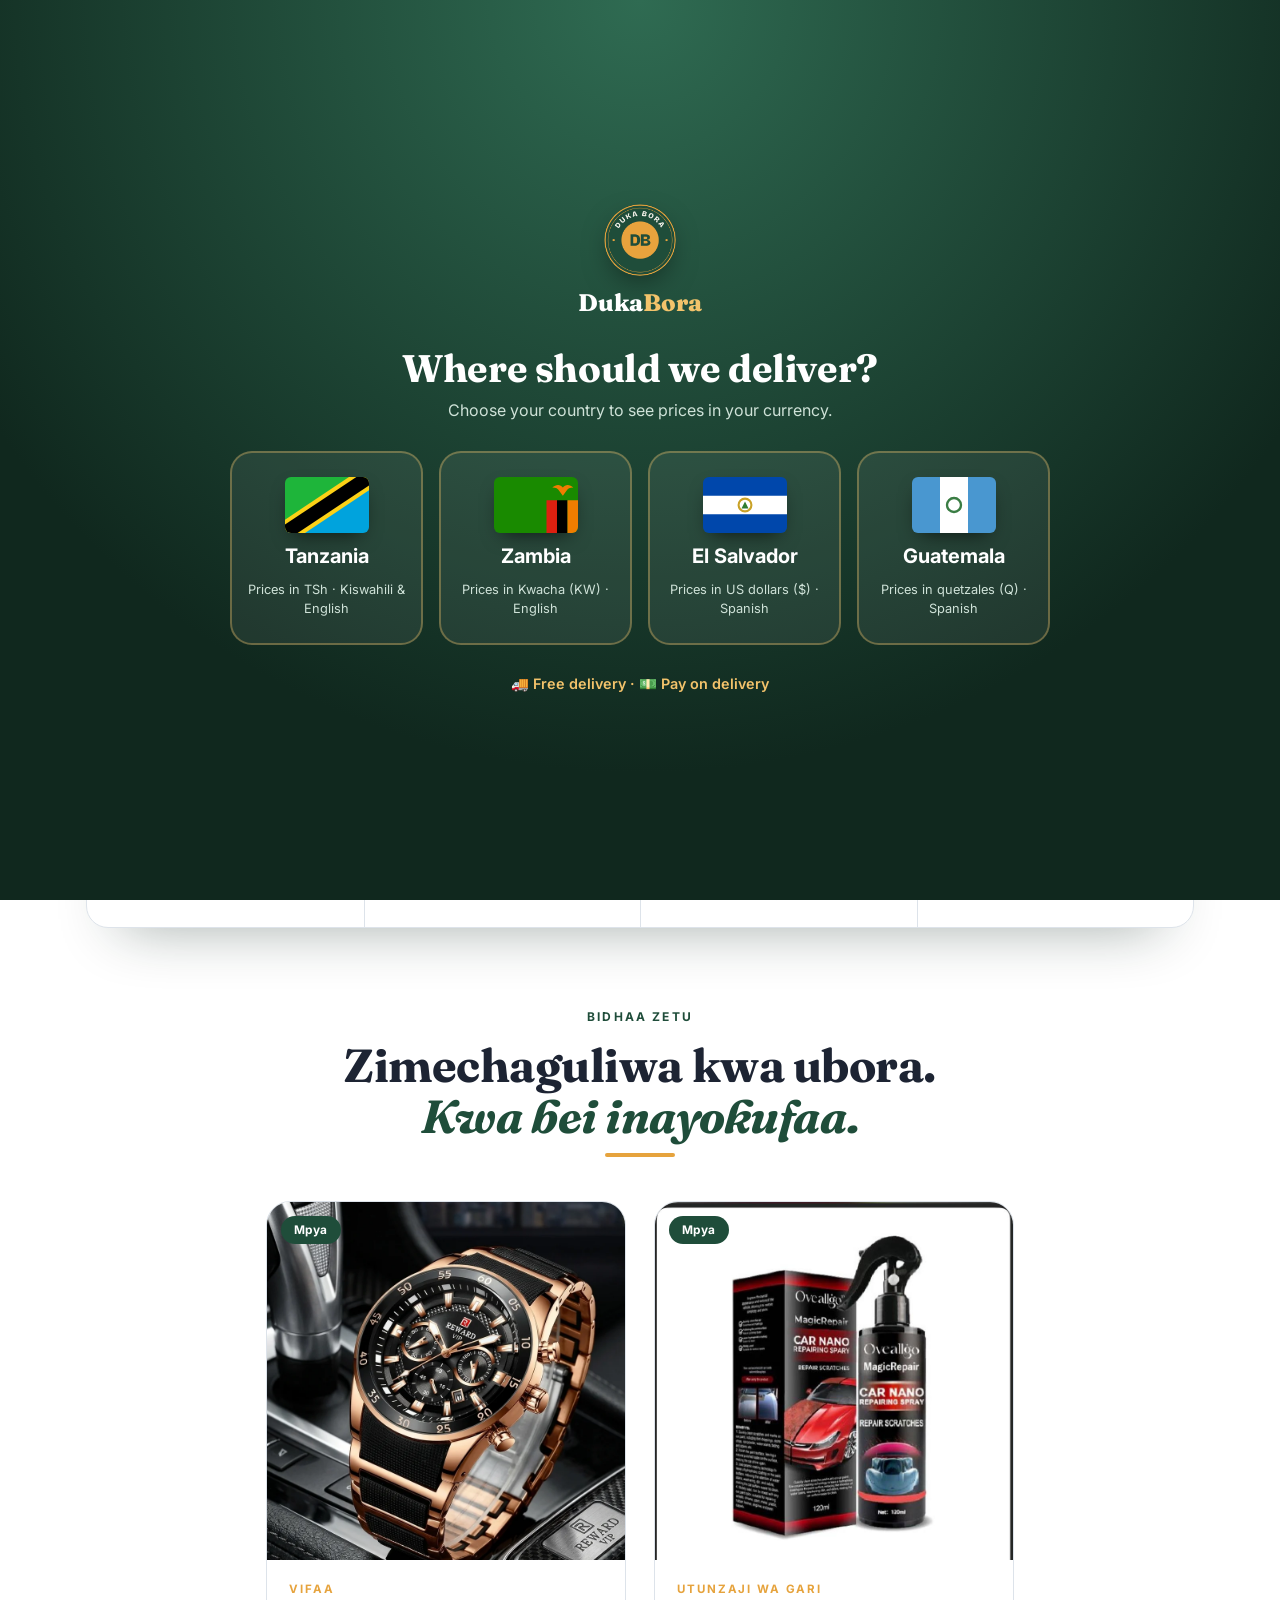
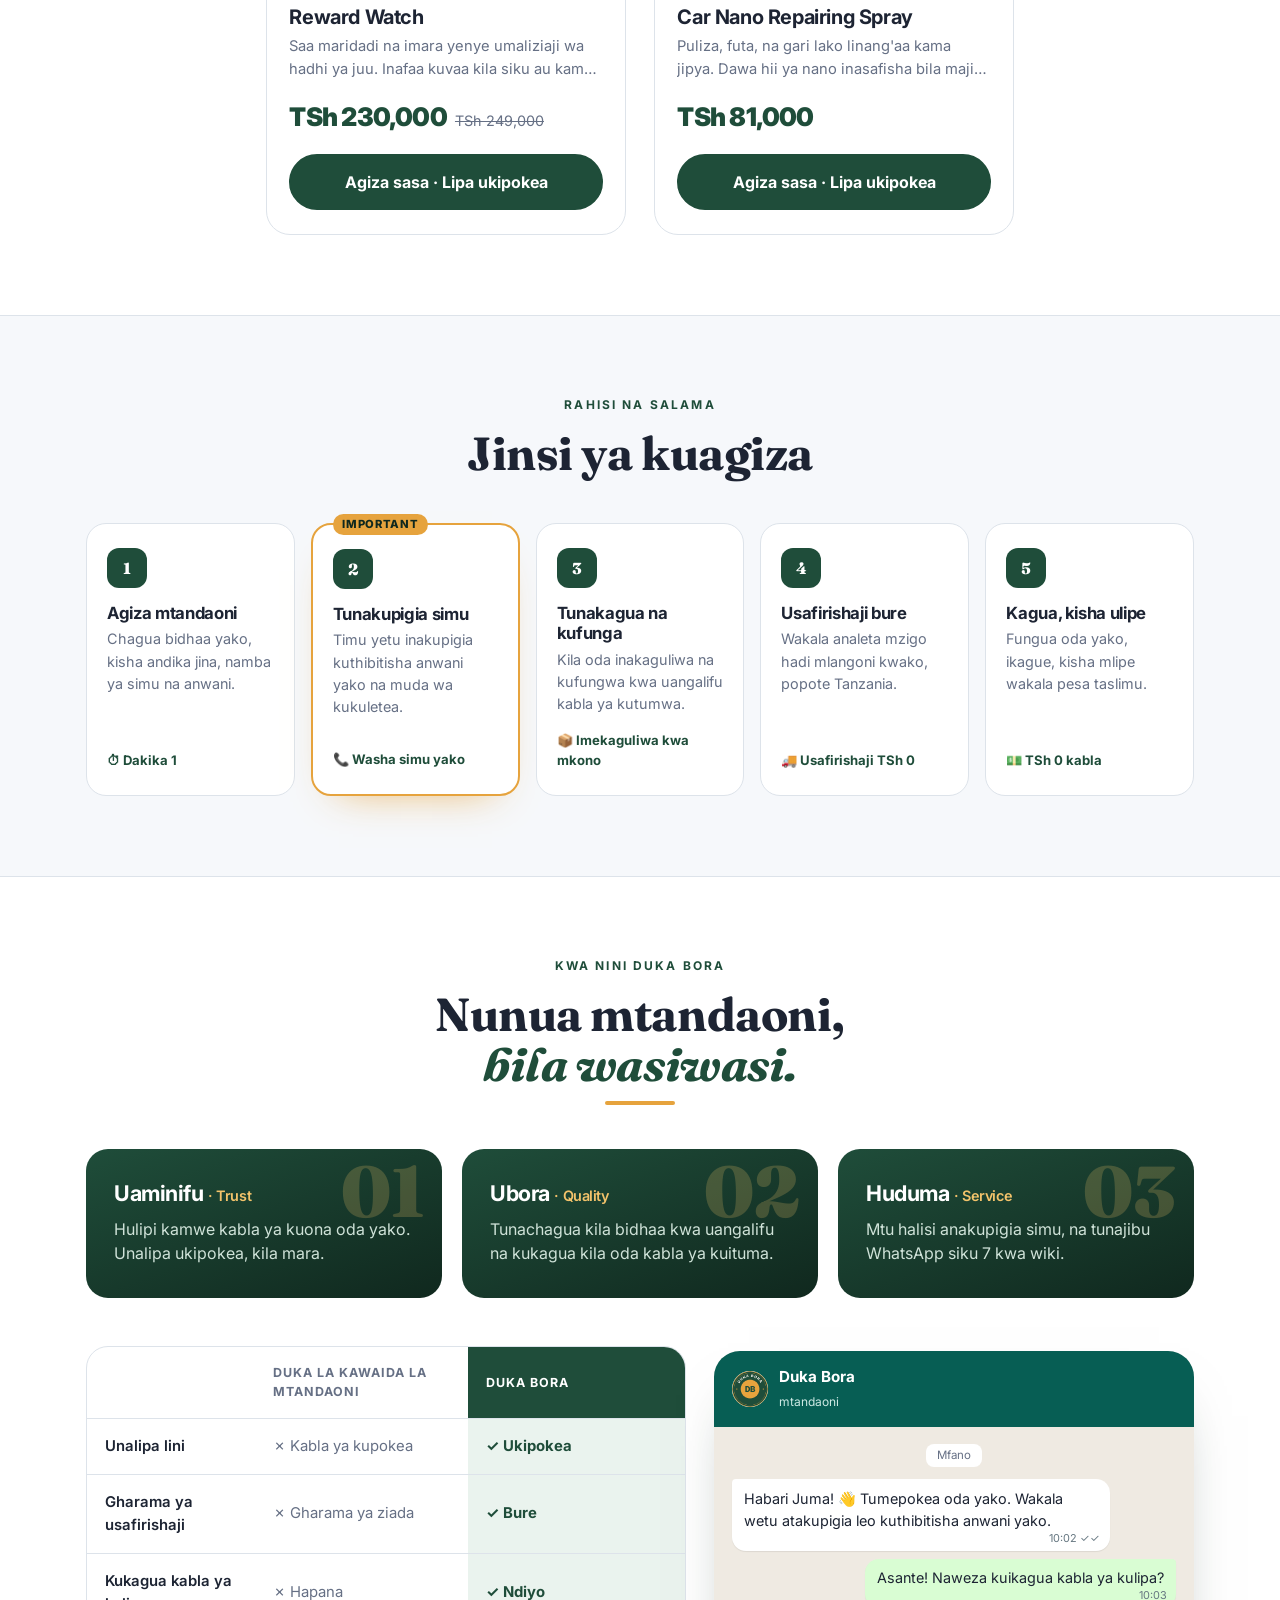
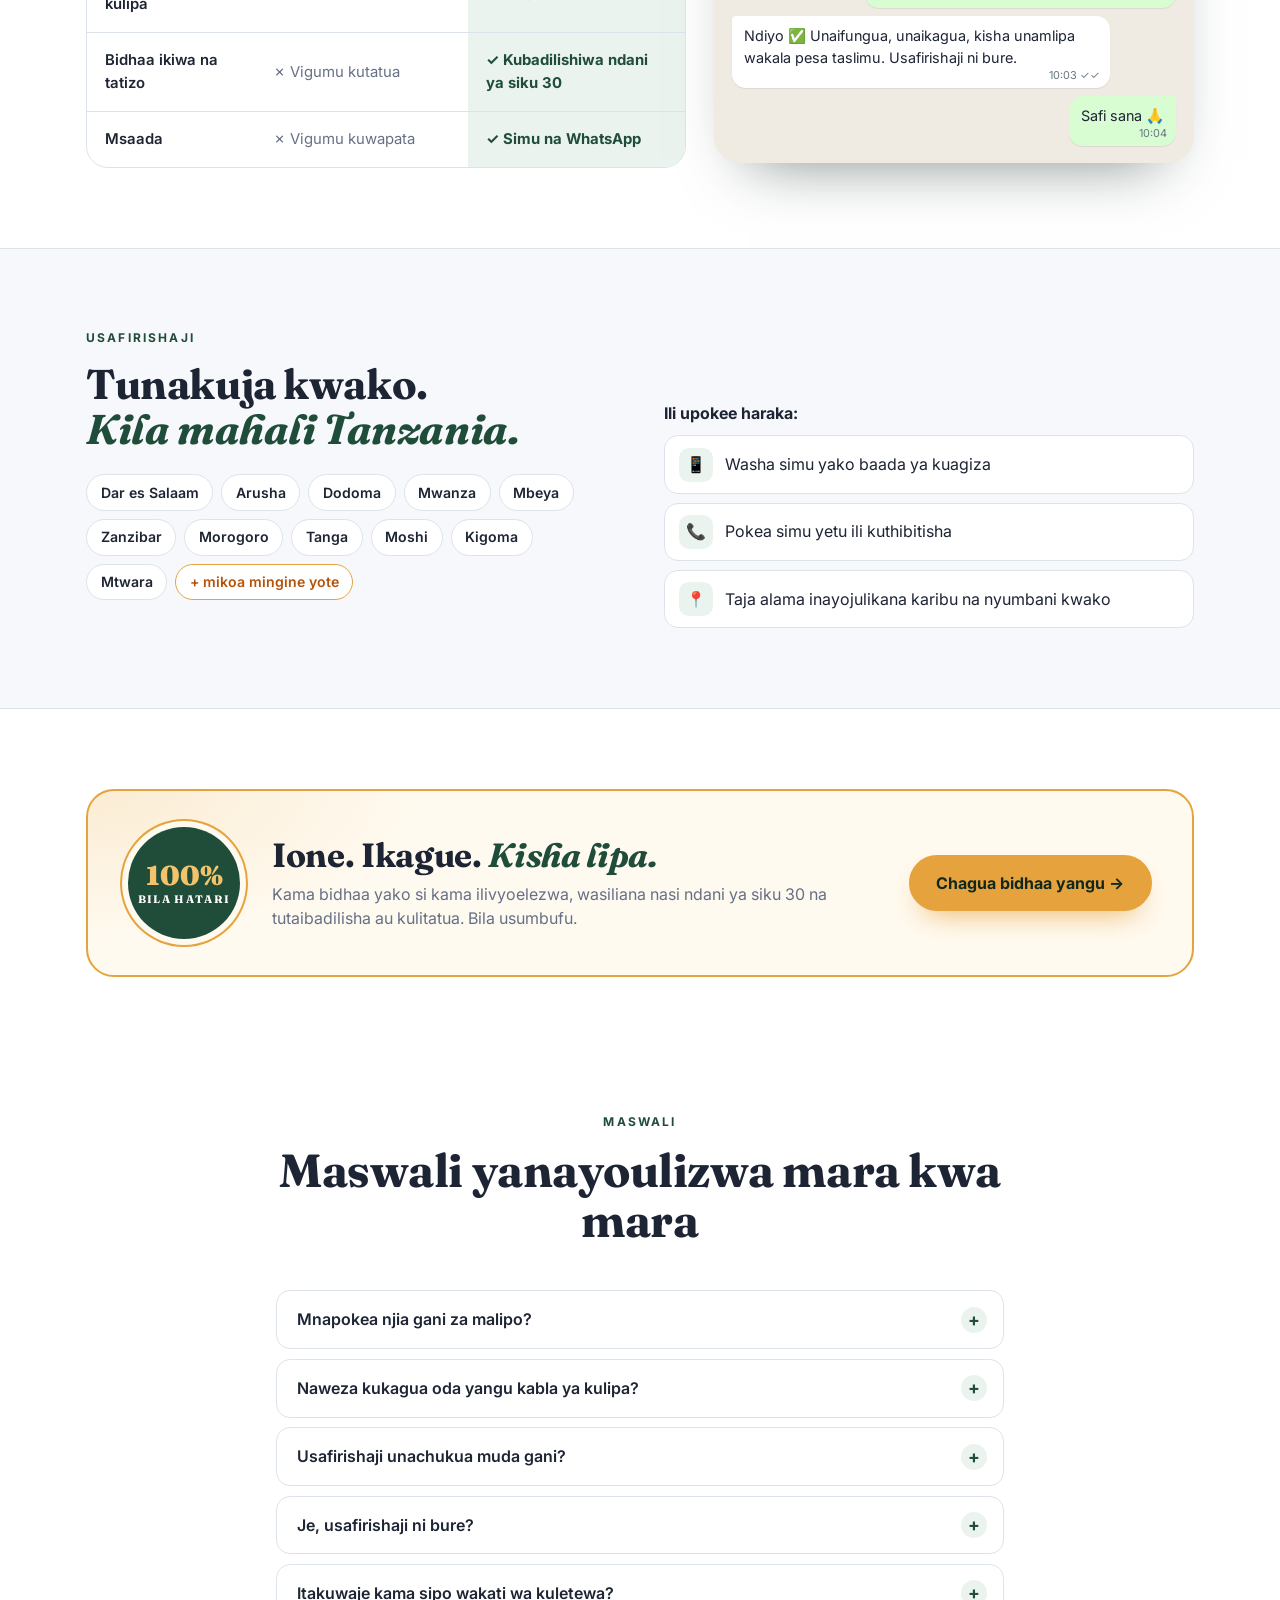
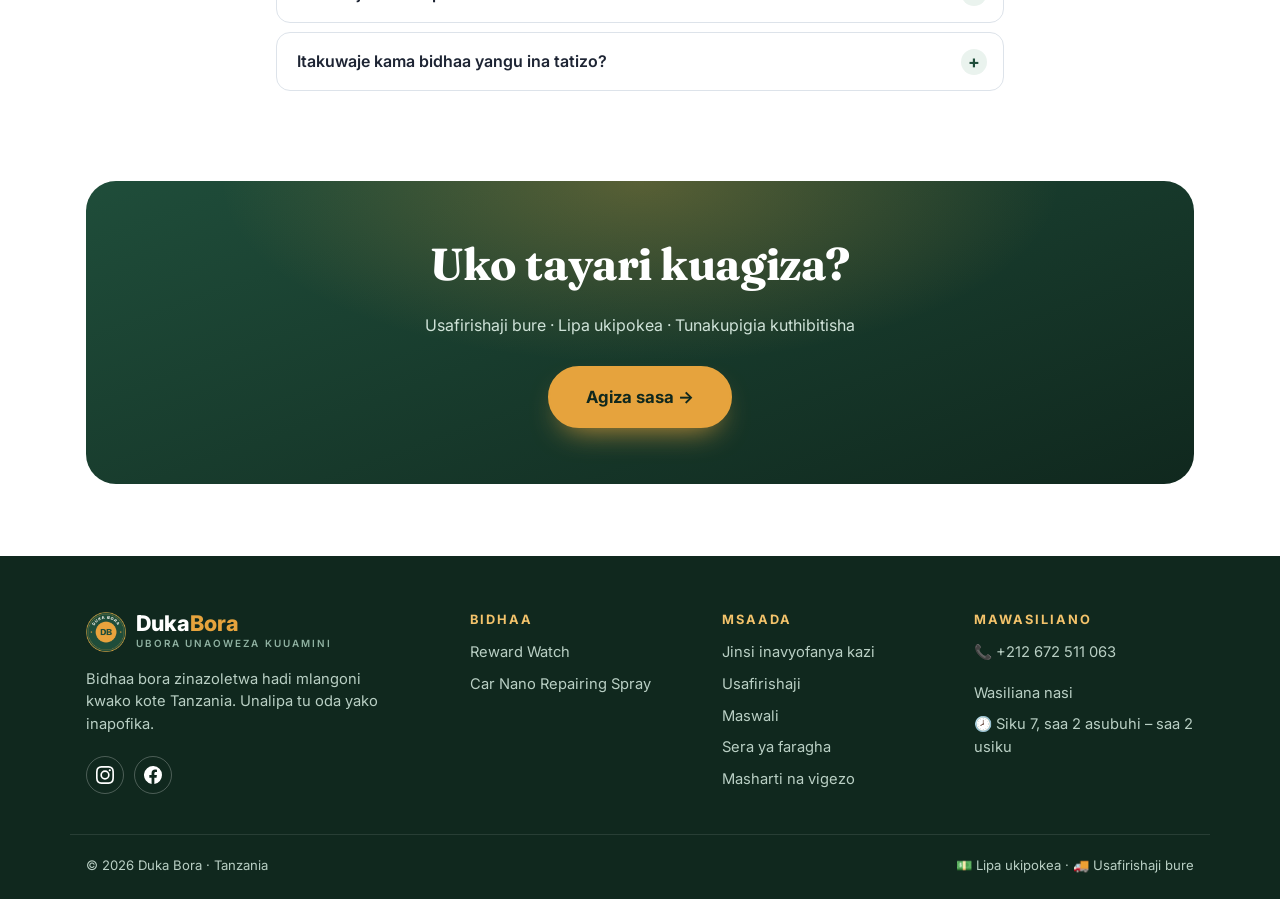
<file: index.html>
<!doctype html>
<html lang="en">
<head>
  <meta charset="utf-8" />
  <meta name="viewport" content="width=device-width, initial-scale=1" />
  <title>Duka Bora · Free Delivery · Pay on Delivery</title>
  <meta name="description" content="Duka Bora (dukaabora): shop quality products online. Free delivery to your door and pay cash when your order arrives." />
  <link rel="canonical" href="https://dukaabora.store/" />
  <meta name="facebook-domain-verification" content="qilscr32sx6clvu4s4x3e5hyfcysfq" />
  <meta name="theme-color" content="#1f4d3a" />
  <!-- Lebanon and El Salvador have their own colours: set them before the page shows (same choice as js/products.js) -->
  <script>try{var c=new URLSearchParams(location.search).get("country")||localStorage.getItem("dukabora_country");if(!c)c={"America/El_Salvador":"sv","America/Guatemala":"gt"}[Intl.DateTimeFormat().resolvedOptions().timeZone];if(c==="sv"||c==="gt")document.documentElement.dataset.country="sv"}catch(e){}</script>
  <link rel="preconnect" href="https://fonts.googleapis.com" />
  <link rel="preconnect" href="https://fonts.gstatic.com" crossorigin />
  <link href="https://fonts.googleapis.com/css2?family=Fraunces:ital,opsz,wght@0,9..144,600..800;1,9..144,600..800&family=Inter:wght@400;500;600;700;800;900&display=swap" rel="stylesheet" />
  <link rel="icon" href="images/logo/logo.png" />
  <link rel="stylesheet" href="css/product.css" />
  <link rel="stylesheet" href="css/index.css" />
</head>
<!-- Home page. Products, prices and photos come from js/products.js (filled by js/app.js). -->
<body class="home">

  <!-- Welcome screen: the first time, the visitor picks a country before seeing the shop (js/common.js) -->
  <div class="gate" data-country-gate hidden role="dialog" aria-modal="true" aria-labelledby="gateTitle">
    <div class="gate__box">
      <img class="gate__logo" src="images/logo/logo.png" alt="" onerror="this.remove()" />
      <p class="gate__brand">Duka<em>Bora</em></p>
      <h1 class="gate__title" id="gateTitle">Where should we deliver?</h1>
      <p class="gate__text">Choose your country to see prices in your currency.</p>
      <div class="gate__choices">
        <button type="button" class="gate__choice" data-set-country="tz">
          <svg class="gate__flag" viewBox="0 0 72 48" aria-hidden="true"><path fill="#1eb53a" d="M0 0h72L0 48z"/><path fill="#00a3dd" d="M72 0v48H0z"/><path stroke="#fcd116" stroke-width="19" d="M0 48L72 0"/><path stroke="#000" stroke-width="12" d="M0 48L72 0"/></svg>
          <strong>Tanzania</strong>
          <small>Prices in TSh · Kiswahili &amp; English</small>
        </button>
        <button type="button" class="gate__choice" data-set-country="zm">
          <svg class="gate__flag" viewBox="0 0 72 48" aria-hidden="true"><path fill="#198a00" d="M0 0h72v48H0z"/><path fill="#de2010" d="M45 20h9v28h-9z"/><path d="M54 20h9v28h-9z"/><path fill="#ef7d00" d="M63 20h9v28h-9zM50 9c3-3 7-3 9 0 2-3 6-3 9 0-3 0-5 1-6 3l-3 4-3-4c-1-2-3-3-6-3z"/></svg>
          <strong>Zambia</strong>
          <small>Prices in Kwacha (KW) · English</small>
        </button>
        <button type="button" class="gate__choice" data-set-country="sv">
          <svg class="gate__flag" viewBox="0 0 72 48" aria-hidden="true"><path fill="#0047ab" d="M0 0h72v48H0z"/><path fill="#fff" d="M0 16h72v16H0z"/><circle cx="36" cy="24" r="5.5" fill="none" stroke="#c9a227" stroke-width="1.8"/><path fill="#2e7d32" d="M33 27l3-6 3 6z"/></svg>
          <strong>El Salvador</strong>
          <small>Prices in US dollars ($) · Spanish</small>
        </button>
        <button type="button" class="gate__choice" data-set-country="gt">
          <svg class="gate__flag" viewBox="0 0 72 48" aria-hidden="true"><path fill="#4997d0" d="M0 0h24v48H0zM48 0h24v48H48z"/><path fill="#fff" d="M24 0h24v48H24z"/><circle cx="36" cy="24" r="6" fill="none" stroke="#3a7d44" stroke-width="2"/></svg>
          <strong>Guatemala</strong>
          <small>Prices in quetzales (Q) · Spanish</small>
        </button>
      </div>
      <p class="gate__note">🚚 Free delivery · 💵 Pay on delivery</p>
    </div>
  </div>

  <!-- Country choice (Tanzania / Zambia / Lebanon / El Salvador), filled by js/common.js -->

  <!-- Scrolling trust bar (the list is repeated so the loop has no gap) -->
  <div class="ticker" aria-label="Why order from us">
    <div class="ticker__track">
      <span>🚚 Free delivery across Tanzania · Usafirishaji bure</span><span>💵 Pay on delivery · Lipa ukipokea</span><span>📞 We call to confirm every order</span><span>🔄 30-day replacement</span><span>💬 WhatsApp support 7 days a week</span>
      <span aria-hidden="true">🚚 Free delivery across Tanzania · Usafirishaji bure</span><span aria-hidden="true">💵 Pay on delivery · Lipa ukipokea</span><span aria-hidden="true">📞 We call to confirm every order</span><span aria-hidden="true">🔄 30-day replacement</span><span aria-hidden="true">💬 WhatsApp support 7 days a week</span>
    </div>
  </div>

  <header class="top h-top">
    <div class="wrap h-top__inner">
      <a href="./" class="brand" aria-label="Duka Bora home">
        <img src="images/logo/logo.png" alt="" onerror="this.remove()" />
        <span>
          <strong>Duka<em>Bora</em></strong>
          <small>Quality you can trust</small>
        </span>
      </a>
      <nav class="h-nav">
        <a href="#shop">Shop</a>
        <a href="#how">How it works</a>
        <a href="#why">Why us</a>
        <a href="#delivery">Delivery</a>
        <a href="#faq">FAQ</a>
      </nav>
      <div class="h-top__end">
        <div class="lang" data-lang></div>
        <a href="#shop" class="btn h-top__btn">Shop now</a>
      </div>
    </div>
  </header>

  <main>
    <!-- ============ Hero ============ -->
    <section class="h-hero">
      <div class="wrap h-hero__inner">
        <div class="h-hero__copy">
          <p class="h-kicker">
            <svg class="tz-flag" data-country="tz" viewBox="0 0 72 48" aria-hidden="true"><path fill="#1eb53a" d="M0 0h72L0 48z"/><path fill="#00a3dd" d="M72 0v48H0z"/><path stroke="#fcd116" stroke-width="19" d="M0 48L72 0"/><path stroke="#000" stroke-width="12" d="M0 48L72 0"/></svg><svg class="tz-flag" data-country="zm" viewBox="0 0 72 48" aria-hidden="true"><path fill="#198a00" d="M0 0h72v48H0z"/><path fill="#de2010" d="M45 20h9v28h-9z"/><path d="M54 20h9v28h-9z"/><path fill="#ef7d00" d="M63 20h9v28h-9zM50 9c3-3 7-3 9 0 2-3 6-3 9 0-3 0-5 1-6 3l-3 4-3-4c-1-2-3-3-6-3z"/></svg><svg class="tz-flag" data-country="lb" viewBox="0 0 72 48" aria-hidden="true"><path fill="#fff" d="M0 0h72v48H0z"/><path fill="#ed1c24" d="M0 0h72v12H0zM0 36h72v12H0z"/><path fill="#00a651" d="M36 13l-5 6h3l-6 6h3l-7 6h10v3h4v-3h10l-7-6h3l-6-6h3z"/></svg><svg class="tz-flag" data-country="sv" viewBox="0 0 72 48" aria-hidden="true"><path fill="#0047ab" d="M0 0h72v48H0z"/><path fill="#fff" d="M0 16h72v16H0z"/><circle cx="36" cy="24" r="5.5" fill="none" stroke="#c9a227" stroke-width="1.8"/><path fill="#2e7d32" d="M33 27l3-6 3 6z"/></svg>
            Karibu · Delivering all over Tanzania
          </p>
          <h1>Your order first.<br /><span>Pay later.</span></h1>
          <p class="h-hero__text">Quality products delivered free to your door. Check your order, then pay the agent in cash. No card, no risk.</p>
          <div class="h-hero__btns">
            <a href="#shop" class="btn btn--gold">Shop the collection →</a>
            <a href="#how" class="btn h-btn--ghost">How it works</a>
          </div>
          <ul class="h-chips">
            <li>✓ Free delivery</li>
            <li>✓ Lipa ukipokea</li>
            <li>✓ 30-day replacement</li>
          </ul>
        </div>

        <!-- Delivery map: Tanzania drawn from real coordinates (x = (lon − 29) × 32, y = (−lat − 0.8) × 32),
             gold routes go out from Dar es Salaam with a dot travelling along each one -->
        <div class="h-hero__visual">
          <div class="tzm" data-country="tz">
            <div class="tzm__head">
              <strong>Karibu! <svg class="tz-flag" data-country="tz" viewBox="0 0 72 48" aria-hidden="true"><path fill="#1eb53a" d="M0 0h72L0 48z"/><path fill="#00a3dd" d="M72 0v48H0z"/><path stroke="#fcd116" stroke-width="19" d="M0 48L72 0"/><path stroke="#000" stroke-width="12" d="M0 48L72 0"/></svg><svg class="tz-flag" data-country="zm" viewBox="0 0 72 48" aria-hidden="true"><path fill="#198a00" d="M0 0h72v48H0z"/><path fill="#de2010" d="M45 20h9v28h-9z"/><path d="M54 20h9v28h-9z"/><path fill="#ef7d00" d="M63 20h9v28h-9zM50 9c3-3 7-3 9 0 2-3 6-3 9 0-3 0-5 1-6 3l-3 4-3-4c-1-2-3-3-6-3z"/></svg><svg class="tz-flag" data-country="lb" viewBox="0 0 72 48" aria-hidden="true"><path fill="#fff" d="M0 0h72v48H0z"/><path fill="#ed1c24" d="M0 0h72v12H0zM0 36h72v12H0z"/><path fill="#00a651" d="M36 13l-5 6h3l-6 6h3l-7 6h10v3h4v-3h10l-7-6h3l-6-6h3z"/></svg><svg class="tz-flag" data-country="sv" viewBox="0 0 72 48" aria-hidden="true"><path fill="#0047ab" d="M0 0h72v48H0z"/><path fill="#fff" d="M0 16h72v16H0z"/><circle cx="36" cy="24" r="5.5" fill="none" stroke="#c9a227" stroke-width="1.8"/><path fill="#2e7d32" d="M33 27l3-6 3 6z"/></svg></strong>
              <span>We deliver across Tanzania</span>
            </div>
            <svg class="tzm__map" viewBox="-6 -4 420 362" role="img" aria-label="Delivery map of Tanzania: Dar es Salaam same or next day; Arusha, Dodoma, Mwanza and Mbeya 1–3 days; Zanzibar 2–3 days; Kigoma and Mtwara 3–7 days">
              <text class="tzm__sea" x="385" y="230" transform="rotate(72 385 230)">INDIAN OCEAN</text>
              <path class="tzm__land" d="M48 6.4 L156.8 6.4 L275.2 70.4 L278.4 80 L326.4 124.8 L323.2 137.6 L316.8 153.6 L313.6 179.2 L329.6 192 L336 217.6 L329.6 240 L336 262.4 L342.4 294.4 L358.4 304 L366.4 309.4 L332.8 326.4 L304 339.2 L272 345.6 L230.4 348.8 L192 342.4 L179.2 336 L182.4 307.2 L179.2 288 L160 278.4 L134.4 281.6 L124.8 275.2 L92.8 262.4 L64 249.6 L57.6 240 L48 211.2 L38.4 188.8 L19.2 169.6 L28.8 153.6 L19.2 131.2 L12.8 115.2 L35.2 99.2 L51.2 83.2 L57.6 67.2 L48 51.2 L57.6 25.6 Z" />
              <!-- Lakes Victoria, Tanganyika and Nyasa -->
              <path class="tzm__lake" d="M89.6 6.4 L156.8 6.4 L153.6 25.6 L156.8 41.6 L137.6 48 L124.8 57.6 L108.8 51.2 L86.4 41.6 L89.6 19.2 Z" />
              <path class="tzm__lake" d="M12.8 115.2 L19.2 131.2 L28.8 153.6 L19.2 169.6 L38.4 188.8 L48 211.2 L57.6 240 L41.6 246.4 L28.8 214.4 L12.8 182.4 L6.4 150.4 L3.2 118.4 Z" />
              <path class="tzm__lake" d="M179.2 336 L182.4 307.2 L179.2 288 L160 278.4 L160 291.2 L166.4 313.6 L169.6 339.2 Z" />
              <!-- Zanzibar (Unguja) and Pemba -->
              <ellipse class="tzm__land" cx="333" cy="170" rx="5" ry="13" />
              <ellipse class="tzm__land" cx="345" cy="141" rx="4" ry="9" />

              <path id="r1" class="tzm__route" d="M326 192 Q230 60 125 62" />
              <path id="r2" class="tzm__route" d="M326 192 Q305 120 246 82" />
              <path id="r3" class="tzm__route" d="M326 192 Q272 160 216 172" />
              <path id="r4" class="tzm__route" d="M326 192 Q235 275 143 259" />
              <path id="r5" class="tzm__route" d="M326 192 Q170 100 28 131" />
              <path id="r6" class="tzm__route" d="M326 192 Q362 250 352 300" />
              <path id="r7" class="tzm__route" d="M326 192 Q338 186 333 170" />

              <g class="tzm__dots">
                <circle r="3.2"><animateMotion dur="3.4s" repeatCount="indefinite"><mpath href="#r1" /></animateMotion></circle>
                <circle r="3.2"><animateMotion dur="2.6s" begin="-.8s" repeatCount="indefinite"><mpath href="#r2" /></animateMotion></circle>
                <circle r="3.2"><animateMotion dur="2.2s" begin="-1.4s" repeatCount="indefinite"><mpath href="#r3" /></animateMotion></circle>
                <circle r="3.2"><animateMotion dur="3s" begin="-.4s" repeatCount="indefinite"><mpath href="#r4" /></animateMotion></circle>
                <circle r="3.2"><animateMotion dur="3.8s" begin="-2s" repeatCount="indefinite"><mpath href="#r5" /></animateMotion></circle>
                <circle r="3.2"><animateMotion dur="2.4s" begin="-1s" repeatCount="indefinite"><mpath href="#r6" /></animateMotion></circle>
              </g>

              <circle class="tzm__pulse" cx="326" cy="192" r="8" />
              <circle class="tzm__pin tzm__pin--hub" cx="326" cy="192" r="7" />
              <circle class="tzm__pin" cx="125" cy="62" r="4.5" />
              <circle class="tzm__pin" cx="246" cy="82" r="4.5" />
              <circle class="tzm__pin" cx="216" cy="172" r="4.5" />
              <circle class="tzm__pin" cx="143" cy="259" r="4.5" />
              <circle class="tzm__pin" cx="28" cy="131" r="4.5" />
              <circle class="tzm__pin" cx="352" cy="300" r="4.5" />
              <circle class="tzm__pin" cx="333" cy="170" r="3.5" />

              <text x="318" y="214" text-anchor="end"><tspan class="tzm__city">Dar es Salaam</tspan><tspan x="318" dy="14">Same / next day</tspan></text>
              <text x="125" y="80" text-anchor="middle"><tspan class="tzm__city">Mwanza</tspan><tspan x="125" dy="14">1–3 days</tspan></text>
              <text x="240" y="100" text-anchor="end"><tspan class="tzm__city">Arusha</tspan><tspan x="240" dy="14">1–3 days</tspan></text>
              <text x="212" y="146" text-anchor="middle"><tspan class="tzm__city">Dodoma</tspan><tspan x="212" dy="14">1–3 days</tspan></text>
              <text x="143" y="241" text-anchor="middle"><tspan class="tzm__city">Mbeya</tspan><tspan x="143" dy="14">1–3 days</tspan></text>
              <text x="38" y="128"><tspan class="tzm__city">Kigoma</tspan><tspan x="38" dy="14">3–7 days</tspan></text>
              <text x="344" y="324" text-anchor="end"><tspan class="tzm__city">Mtwara</tspan><tspan x="344" dy="14">3–7 days</tspan></text>
              <text x="343" y="174"><tspan class="tzm__city">Zanzibar</tspan><tspan x="343" dy="14">2–3 days</tspan></text>
            </svg>
            <ul class="tzm__legend">
              <li><i class="is-hub"></i>Dar: same / next day</li>
              <li><i></i>Big cities: 1–3 days</li>
              <li><i class="is-far"></i>Other regions: 3–7 days</li>
            </ul>
          </div>

          <!-- Same map for Zambia (x = (lon − 21.6) × 32, y = (−lat − 7.9) × 32), routes from Lusaka -->
          <div class="tzm tzm--zm" data-country="zm">
            <div class="tzm__head">
              <strong>Welcome! <svg class="tz-flag" viewBox="0 0 72 48" aria-hidden="true"><path fill="#198a00" d="M0 0h72v48H0z"/><path fill="#de2010" d="M45 20h9v28h-9z"/><path d="M54 20h9v28h-9z"/><path fill="#ef7d00" d="M63 20h9v28h-9zM50 9c3-3 7-3 9 0 2-3 6-3 9 0-3 0-5 1-6 3l-3 4-3-4c-1-2-3-3-6-3z"/></svg></strong>
              <span>We deliver across Zambia</span>
            </div>
            <svg class="tzm__map" viewBox="-6 -4 420 362" role="img" aria-label="Delivery map of Zambia: Lusaka same or next day; Copperbelt, Kabwe and Livingstone 1–3 days; Chipata, Kasama, Solwezi and Mongu 3–7 days">
              <path class="tzm__land" d="M76.8 102.4 L118.4 105.6 L140.8 128 L179.2 118.4 L192 140.8 L204.8 150.4 L224 163.2 L243.2 176 L262.4 176 L262.4 137.6 L236.8 99.2 L220.8 73.6 L224 44.8 L233.6 19.2 L288 12.8 L300.8 22.4 L332.8 38.4 L361.6 48 L384 86.4 L374.4 99.2 L374.4 144 L371.2 195.2 L281.6 227.2 L281.6 246.4 L232 260 L229 276 L172.8 320 L136 321 L116.8 316.8 L76.8 307.2 L57.6 310.4 L12.8 265.6 L12.8 163.2 L76.8 163.2 Z" />
              <!-- Lakes Mweru, Bangweulu and Kariba -->
              <ellipse class="tzm__lake" cx="228" cy="36" rx="5" ry="11" />
              <ellipse class="tzm__lake" cx="266" cy="102" rx="9" ry="6" />
              <path class="tzm__lake" d="M229 276 L176 318 L182 318 L232 280 Z" />

              <path id="z1" class="tzm__route" d="M214 241 Q240 200 225 162" />
              <path id="z2" class="tzm__route" d="M214 241 Q300 150 307 74" />
              <path id="z3" class="tzm__route" d="M214 241 Q300 230 354 184" />
              <path id="z4" class="tzm__route" d="M214 241 Q170 300 136 318" />
              <path id="z5" class="tzm__route" d="M214 241 Q160 190 153 137" />
              <path id="z6" class="tzm__route" d="M214 241 Q120 270 49 235" />

              <g class="tzm__dots">
                <circle r="3.2"><animateMotion dur="2.4s" repeatCount="indefinite"><mpath href="#z1" /></animateMotion></circle>
                <circle r="3.2"><animateMotion dur="3.6s" begin="-.8s" repeatCount="indefinite"><mpath href="#z2" /></animateMotion></circle>
                <circle r="3.2"><animateMotion dur="3s" begin="-1.4s" repeatCount="indefinite"><mpath href="#z3" /></animateMotion></circle>
                <circle r="3.2"><animateMotion dur="2.6s" begin="-.4s" repeatCount="indefinite"><mpath href="#z4" /></animateMotion></circle>
                <circle r="3.2"><animateMotion dur="2.8s" begin="-2s" repeatCount="indefinite"><mpath href="#z5" /></animateMotion></circle>
                <circle r="3.2"><animateMotion dur="3.4s" begin="-1s" repeatCount="indefinite"><mpath href="#z6" /></animateMotion></circle>
              </g>

              <circle class="tzm__pulse" cx="214" cy="241" r="8" />
              <circle class="tzm__pin tzm__pin--hub" cx="214" cy="241" r="7" />
              <circle class="tzm__pin" cx="225" cy="162" r="4.5" />
              <circle class="tzm__pin" cx="219" cy="209" r="3.5" />
              <circle class="tzm__pin" cx="307" cy="74" r="4.5" />
              <circle class="tzm__pin" cx="354" cy="184" r="4.5" />
              <circle class="tzm__pin" cx="136" cy="318" r="4.5" />
              <circle class="tzm__pin" cx="153" cy="137" r="4.5" />
              <circle class="tzm__pin" cx="49" cy="235" r="4.5" />

              <text x="204" y="262" text-anchor="end"><tspan class="tzm__city">Lusaka</tspan><tspan x="204" dy="14">Same / next day</tspan></text>
              <text x="234" y="158"><tspan class="tzm__city">Copperbelt</tspan><tspan x="234" dy="14">1–3 days</tspan></text>
              <text x="228" y="213"><tspan class="tzm__city">Kabwe</tspan><tspan x="228" dy="14">1–3 days</tspan></text>
              <text x="128" y="296" text-anchor="end"><tspan class="tzm__city">Livingstone</tspan><tspan x="128" dy="14">1–3 days</tspan></text>
              <text x="307" y="95" text-anchor="middle"><tspan class="tzm__city">Kasama</tspan><tspan x="307" dy="14">3–7 days</tspan></text>
              <text x="354" y="205" text-anchor="middle"><tspan class="tzm__city">Chipata</tspan><tspan x="354" dy="14">3–7 days</tspan></text>
              <text x="153" y="158" text-anchor="middle"><tspan class="tzm__city">Solwezi</tspan><tspan x="153" dy="14">3–7 days</tspan></text>
              <text x="52" y="256" text-anchor="middle"><tspan class="tzm__city">Mongu</tspan><tspan x="52" dy="14">3–7 days</tspan></text>
            </svg>
            <ul class="tzm__legend">
              <li><i class="is-hub"></i>Lusaka: same / next day</li>
              <li><i></i>Big towns: 1–3 days</li>
              <li><i class="is-far"></i>Other areas: 3–7 days</li>
            </ul>
          </div>

          <!-- Same map for Lebanon (x = (lon − 35.05) × 210 + 20, y = (34.72 − lat) × 210), routes from Beirut -->
          <div class="tzm tzm--lb" data-country="lb">
            <div class="tzm__head">
              <strong>Welcome! <svg class="tz-flag" viewBox="0 0 72 48" aria-hidden="true"><path fill="#fff" d="M0 0h72v48H0z"/><path fill="#ed1c24" d="M0 0h72v12H0zM0 36h72v12H0z"/><path fill="#00a651" d="M36 13l-5 6h3l-6 6h3l-7 6h10v3h4v-3h10l-7-6h3l-6-6h3z"/></svg></strong>
              <span>We deliver across Lebanon</span>
            </div>
            <svg class="tzm__map" viewBox="-6 -4 420 362" role="img" aria-label="Delivery map of Lebanon: Beirut same or next day; Tripoli, Sidon, Tyre and Zahle 1–2 days; Baalbek, Nabatieh and Hermel 2–3 days">
              <text class="tzm__sea" x="4" y="122">MEDITERRANEAN<tspan x="4" dy="13">SEA</tspan></text>
              <path class="tzm__land" d="M30.5 342.3 L49.4 304.5 L87.2 243.6 L104 207.9 L110.3 174.3 L139.7 155.4 L145 126 L148.1 98.7 L160.7 84 L181.7 58.8 L213.2 16.8 L288.8 6.3 L349.7 31.5 L335 67.2 L309.8 119.7 L299.3 161.7 L234.2 220.5 L190.1 273 L177.5 298.2 L131.3 302.4 L118.7 338.1 Z" />

              <path id="l1" class="tzm__route" d="M110 174 Q150 110 182 59" />
              <path id="l2" class="tzm__route" d="M110 174 Q220 80 301 69" />
              <path id="l3" class="tzm__route" d="M110 174 Q190 130 264 151" />
              <path id="l4" class="tzm__route" d="M110 174 Q155 165 198 183" />
              <path id="l5" class="tzm__route" d="M110 174 Q85 205 87 244" />
              <path id="l6" class="tzm__route" d="M110 174 Q80 250 49 305" />
              <path id="l7" class="tzm__route" d="M110 174 Q125 230 110 281" />

              <g class="tzm__dots">
                <circle r="3.2"><animateMotion dur="2.6s" repeatCount="indefinite"><mpath href="#l1" /></animateMotion></circle>
                <circle r="3.2"><animateMotion dur="3.6s" begin="-.8s" repeatCount="indefinite"><mpath href="#l2" /></animateMotion></circle>
                <circle r="3.2"><animateMotion dur="3s" begin="-1.4s" repeatCount="indefinite"><mpath href="#l3" /></animateMotion></circle>
                <circle r="3.2"><animateMotion dur="2.2s" begin="-.4s" repeatCount="indefinite"><mpath href="#l4" /></animateMotion></circle>
                <circle r="3.2"><animateMotion dur="2.4s" begin="-2s" repeatCount="indefinite"><mpath href="#l5" /></animateMotion></circle>
                <circle r="3.2"><animateMotion dur="3.2s" begin="-1s" repeatCount="indefinite"><mpath href="#l6" /></animateMotion></circle>
              </g>

              <circle class="tzm__pulse" cx="110" cy="174" r="8" />
              <circle class="tzm__pin tzm__pin--hub" cx="110" cy="174" r="7" />
              <circle class="tzm__pin" cx="182" cy="59" r="4.5" />
              <circle class="tzm__pin" cx="301" cy="69" r="4.5" />
              <circle class="tzm__pin" cx="264" cy="151" r="4.5" />
              <circle class="tzm__pin" cx="198" cy="183" r="4.5" />
              <circle class="tzm__pin" cx="87" cy="244" r="4.5" />
              <circle class="tzm__pin" cx="49" cy="305" r="4.5" />
              <circle class="tzm__pin" cx="110" cy="281" r="3.5" />

              <text x="100" y="182" text-anchor="end"><tspan class="tzm__city">Beirut</tspan><tspan x="100" dy="14">Same / next day</tspan></text>
              <text x="176" y="40" text-anchor="end"><tspan class="tzm__city">Tripoli</tspan><tspan x="176" dy="14">1–2 days</tspan></text>
              <text x="301" y="90" text-anchor="middle"><tspan class="tzm__city">Hermel</tspan><tspan x="301" dy="14">2–3 days</tspan></text>
              <text x="272" y="148"><tspan class="tzm__city">Baalbek</tspan><tspan x="272" dy="14">2–3 days</tspan></text>
              <text x="200" y="203" text-anchor="middle"><tspan class="tzm__city">Zahle</tspan><tspan x="200" dy="14">1–2 days</tspan></text>
              <text x="78" y="244" text-anchor="end"><tspan class="tzm__city">Sidon</tspan><tspan x="78" dy="14">1–2 days</tspan></text>
              <text x="42" y="312" text-anchor="end"><tspan class="tzm__city">Tyre</tspan><tspan x="42" dy="14">1–2 days</tspan></text>
              <text x="120" y="286"><tspan class="tzm__city">Nabatieh</tspan><tspan x="120" dy="14">2–3 days</tspan></text>
            </svg>
            <ul class="tzm__legend">
              <li><i class="is-hub"></i>Beirut: same / next day</li>
              <li><i></i>Big cities: 1–2 days</li>
              <li><i class="is-far"></i>Other areas: 2–3 days</li>
            </ul>
          </div>

          <span class="h-pill h-pill--1">💵 Lipa ukipokea</span>
          <span class="h-pill h-pill--2">🚚 Free delivery</span>
        </div>
      </div>
    </section>

    <!-- ============ El Salvador home (built by js/app.js, like the user's reference cuelhome.com):
         product slider, 4 promise cards, categories. The hero and key numbers are hidden there (css/index.css). ============ -->
    <section class="svh" data-country="sv gt" aria-label="Ofertas destacadas">
      <div class="wrap">
        <div class="svh__slider">
          <div class="svh__track" id="svTrack"></div>
        </div>
        <div class="svh__nav">
          <button type="button" class="svh__arrow" id="svPrev" aria-label="Anterior">‹</button>
          <div class="svh__dots" id="svDots"></div>
          <button type="button" class="svh__arrow" id="svNext" aria-label="Siguiente">›</button>
        </div>
        <ul class="svh__perks">
          <li><span>🚚</span><div><strong>Envío gratis a todo El Salvador</strong><small>Te lo llevamos hasta tu puerta.</small></div></li>
          <li><span>💵</span><div><strong>Pagas al recibir</strong><small>En efectivo, cuando te llega. Nada por adelantado.</small></div></li>
          <li><span>📞</span><div><strong>Te llamamos para confirmar</strong><small>Una persona real revisa tu pedido contigo.</small></div></li>
          <li><span>🔄</span><div><strong>Cambio en 30 días</strong><small>Si llega con un defecto, te lo cambiamos.</small></div></li>
        </ul>
        <div class="svh__head">
          <h2>Compra por categoría</h2>
          <p>Todo lo que tu casa necesita, en un solo lugar.</p>
        </div>
        <div class="svh__cats" id="svCats"></div>
      </div>
    </section>

    <!-- ============ Key numbers ============ -->
    <section class="wrap">
      <ul class="h-stats">
        <li><strong>TSh 0</strong><span>to pay now</span></li>
        <li><strong>1–3 days</strong><span>delivery to big cities</span></li>
        <li><strong>FREE</strong><span>delivery to your door</span></li>
        <li><strong>7 / 7</strong><span>WhatsApp support</span></li>
      </ul>
    </section>

    <!-- ============ Products ============ -->
    <section class="wrap h-section" id="shop">
      <p class="label label--center">Our collection</p>
      <h2 class="h-title">Chosen for quality.<br /><span>Priced for you.</span></h2>
      <div class="h-grid" id="productGrid"></div>
    </section>

    <!-- ============ How it works ============ -->
    <section class="h-band" id="how">
      <div class="wrap h-section">
        <p class="label label--center">Simple &amp; safe</p>
        <h2 class="h-title">How ordering works</h2>
        <ol class="h-steps">
          <li><span class="h-steps__n">1</span><h3>Order online</h3><p>Choose your product and leave your name, phone and address.</p><small>⏱ 1 minute</small></li>
          <li class="is-key"><span class="h-steps__n">2</span><h3>We call you</h3><p>Our team calls to confirm your address and delivery time.</p><small>📞 Keep your phone ON</small></li>
          <li><span class="h-steps__n">3</span><h3>We check &amp; pack</h3><p>Every order is checked and packed carefully before it leaves.</p><small>📦 Checked by hand</small></li>
          <li><span class="h-steps__n">4</span><h3>Free delivery</h3><p>The agent brings the parcel to your door, anywhere in Tanzania.</p><small>🚚 TSh 0 delivery</small></li>
          <li><span class="h-steps__n">5</span><h3>Check, then pay</h3><p>Open your order, check it, and pay the agent in cash.</p><small>💵 TSh 0 upfront</small></li>
        </ol>
      </div>
    </section>

    <!-- ============ Promises ============ -->
    <section class="wrap h-section" id="why">
      <p class="label label--center">Why Duka Bora</p>
      <h2 class="h-title">Shopping online,<br /><span>without the fear.</span></h2>
      <div class="h-promises">
        <article><span class="h-promises__n">01</span><h3>Trust <small>· Uaminifu</small></h3><p>You never pay before you see your order. Cash on delivery, always.</p></article>
        <article><span class="h-promises__n">02</span><h3>Quality <small>· Ubora</small></h3><p>We choose every product carefully and check each order before shipping.</p></article>
        <article><span class="h-promises__n">03</span><h3>Service <small>· Huduma</small></h3><p>A real person calls you, and we answer on WhatsApp 7 days a week.</p></article>
      </div>

      <!-- Comparison + example WhatsApp chat -->
      <div class="h-why">
        <div class="h-compare">
          <table>
            <thead>
              <tr><th></th><th>Typical online shop</th><th class="is-us">Duka Bora</th></tr>
            </thead>
            <tbody>
              <tr><td>When you pay</td><td>✗ Before delivery</td><td class="is-us">✓ When it arrives</td></tr>
              <tr><td>Delivery fee</td><td>✗ Extra cost</td><td class="is-us">✓ Free</td></tr>
              <tr><td>Check before paying</td><td>✗ No</td><td class="is-us">✓ Yes</td></tr>
              <tr><td>Problem with product</td><td>✗ Hard to solve</td><td class="is-us">✓ 30-day replacement</td></tr>
              <tr><td>Support</td><td>✗ Hard to reach</td><td class="is-us">✓ Call &amp; WhatsApp</td></tr>
            </tbody>
          </table>
        </div>

        <div class="h-chat" aria-label="Example of an order confirmation on WhatsApp">
          <div class="h-chat__head">
            <img src="images/logo/logo.png" alt="" onerror="this.remove()" />
            <span><strong>Duka Bora</strong><small>online</small></span>
          </div>
          <div class="h-chat__body">
            <p class="h-chat__day">Example</p>
            <p class="h-msg">Habari Juma! 👋 We received your order. Our agent will call you today to confirm your address.<time>10:02 ✓✓</time></p>
            <p class="h-msg h-msg--me">Asante! Can I check it before I pay?<time>10:03</time></p>
            <p class="h-msg">Yes ✅ You open it, check it, then pay the agent in cash. Delivery is free.<time>10:03 ✓✓</time></p>
            <p class="h-msg h-msg--me">Perfect 🙏<time>10:04</time></p>
          </div>
          <a href="#" class="btn btn--wa h-chat__btn" id="chatWa" target="_blank" rel="noopener" hidden>💬 Chat with us on WhatsApp</a>
        </div>
      </div>
    </section>

    <!-- ============ Delivery ============ -->
    <section class="h-band" id="delivery">
      <div class="wrap h-section h-delivery">
        <div class="h-delivery__text">
          <p class="label">Delivery</p>
          <h2>We come to you.<br /><span>Everywhere in Tanzania.</span></h2>
          <ul class="h-cities" data-country="zm">
            <li>Lusaka</li><li>Ndola</li><li>Kitwe</li><li>Kabwe</li><li>Livingstone</li><li>Chingola</li><li>Mufulira</li><li>Chipata</li><li>Kasama</li><li>Solwezi</li><li>Mongu</li><li>+ all other areas</li>
          </ul>
          <ul class="h-cities" data-country="lb">
            <li>Beirut</li><li>Jounieh</li><li>Byblos</li><li>Tripoli</li><li>Batroun</li><li>Sidon</li><li>Tyre</li><li>Nabatieh</li><li>Zahle</li><li>Baalbek</li><li>Aley</li><li>+ all other areas</li>
          </ul>
          <ul class="h-cities" data-country="sv">
            <li>San Salvador</li><li>Santa Ana</li><li>San Miguel</li><li>Soyapango</li><li>Santa Tecla</li><li>Sonsonate</li><li>La Libertad</li><li>Usulután</li><li>Ahuachapán</li><li>Chalatenango</li><li>La Unión</li><li>+ all other areas</li>
          </ul>
          <ul class="h-cities" data-country="gt">
            <li>Ciudad de Guatemala</li><li>Mixco</li><li>Villa Nueva</li><li>Quetzaltenango</li><li>Escuintla</li><li>Antigua Guatemala</li><li>Cobán</li><li>Huehuetenango</li><li>Chimaltenango</li><li>Puerto Barrios</li><li>Mazatenango</li><li>+ all other areas</li>
          </ul>
          <ul class="h-cities" data-country="tz">
            <li>Dar es Salaam</li><li>Arusha</li><li>Dodoma</li><li>Mwanza</li><li>Mbeya</li><li>Zanzibar</li><li>Morogoro</li><li>Tanga</li><li>Moshi</li><li>Kigoma</li><li>Mtwara</li><li>+ all other regions</li>
          </ul>
        </div>
        <div class="h-delivery__tips">
          <p class="h-tips__title">For a fast delivery:</p>
          <ul class="h-tips">
            <li><span>📱</span>Keep your phone ON after you order</li>
            <li><span>📞</span>Answer our call to confirm</li>
            <li><span>📍</span>Give a clear landmark near your home</li>
          </ul>
        </div>
      </div>
    </section>

    <!-- ============ Guarantee ============ -->
    <section class="wrap h-section">
      <div class="h-guarantee">
        <span class="h-guarantee__seal">100%<small>risk-free</small></span>
        <div>
          <h2>See it. Check it. <span>Then pay.</span></h2>
          <p>If your product is not as described, contact us within 30 days and we replace it or make it right. No hassle.</p>
        </div>
        <a href="#shop" class="btn btn--gold">Choose my product →</a>
      </div>
    </section>

    <!-- ============ FAQ ============ -->
    <section class="wrap faq" id="faq">
      <p class="label label--center">Questions</p>
      <h2 class="h-title">Frequently asked questions</h2>
      <details>
        <summary>What payment methods do you accept?</summary>
        <p>We offer Cash on Delivery (COD) only. You pay in cash when your order is delivered to your doorstep.</p>
      </details>
      <details>
        <summary>Can I check my order before paying?</summary>
        <p>Yes. When the agent arrives, you open your parcel and check it. You pay only after that.</p>
      </details>
      <details>
        <summary>How long does delivery take?</summary>
        <p>Major cities: 1–3 business days. Other areas: 3–7 days. We call or message you before delivery.</p>
      </details>
      <details>
        <summary>Is shipping free?</summary>
        <p>Yes — standard delivery is free on Duka Bora orders. You only pay the product price in cash at your door.</p>
      </details>
      <details>
        <summary>What if I am not available at delivery time?</summary>
        <p>Our agent will try to reach you by phone or WhatsApp to reschedule. You can also contact us anytime to arrange a new time.</p>
      </details>
      <details>
        <summary>What if there is a problem with my product?</summary>
        <p>Contact us within 30 days. If something is wrong or not as described, we will replace it or make it right — no hassle.</p>
      </details>
    </section>

    <!-- ============ Final call ============ -->
    <section class="wrap">
      <div class="h-final">
        <h2>Ready to order?</h2>
        <p>Free delivery · Lipa ukipokea · We call to confirm</p>
        <a href="#shop" class="btn btn--gold">Order now →</a>
      </div>
    </section>
  </main>

  <footer class="h-foot">
    <div class="wrap h-foot__grid">
      <div class="h-foot__brand">
        <a href="./" class="brand">
          <img src="images/logo/logo.png" alt="" onerror="this.remove()" />
          <span><strong>Duka<em>Bora</em></strong><small>Quality you can trust</small></span>
        </a>
        <p>Quality products delivered to your door across Tanzania. You pay only when your order arrives.</p>
        <div class="social" data-social hidden></div>
      </div>
      <div>
        <h3>Shop</h3>
        <ul id="footProducts"></ul>
      </div>
      <div>
        <h3>Help</h3>
        <ul>
          <li><a href="#how">How it works</a></li>
          <li><a href="#delivery">Delivery</a></li>
          <li><a href="#faq">FAQ</a></li>
          <li><a href="policies#privacy">Privacy policy</a></li>
          <li><a href="policies#terms">Terms &amp; conditions</a></li>
        </ul>
      </div>
      <div>
        <h3>Contact</h3>
        <ul>
          <li><a href="#" id="footerPhone"></a></li>
          <li><a href="#" id="footerWa" target="_blank" rel="noopener" hidden>💬 WhatsApp</a></li>
          <li><a href="policies#contact">Contact us</a></li>
          <li>🕗 7 days, 8:00 – 20:00</li>
        </ul>
      </div>
    </div>
    <div class="wrap h-foot__bottom">
      <span>© <span id="year"></span> Duka Bora · Tanzania</span>
      <span>💵 Pay on delivery · 🚚 Free shipping</span>
    </div>
  </footer>

  <script src="js/products.js"></script>
  <script src="js/i18n.js"></script>
  <script src="js/common.js"></script>
  <script src="js/app.js"></script>
  <!-- Cloudflare Web Analytics (visitors, pages, countries: dash.cloudflare.com → Analytics & Logs → Web Analytics) -->
  <script type="module" src="https://static.cloudflareinsights.com/beacon.min.js" data-cf-beacon='{"token": "159949dd74a44a76854d0f393b0dffe4"}'></script>
</body>
</html>
</file>
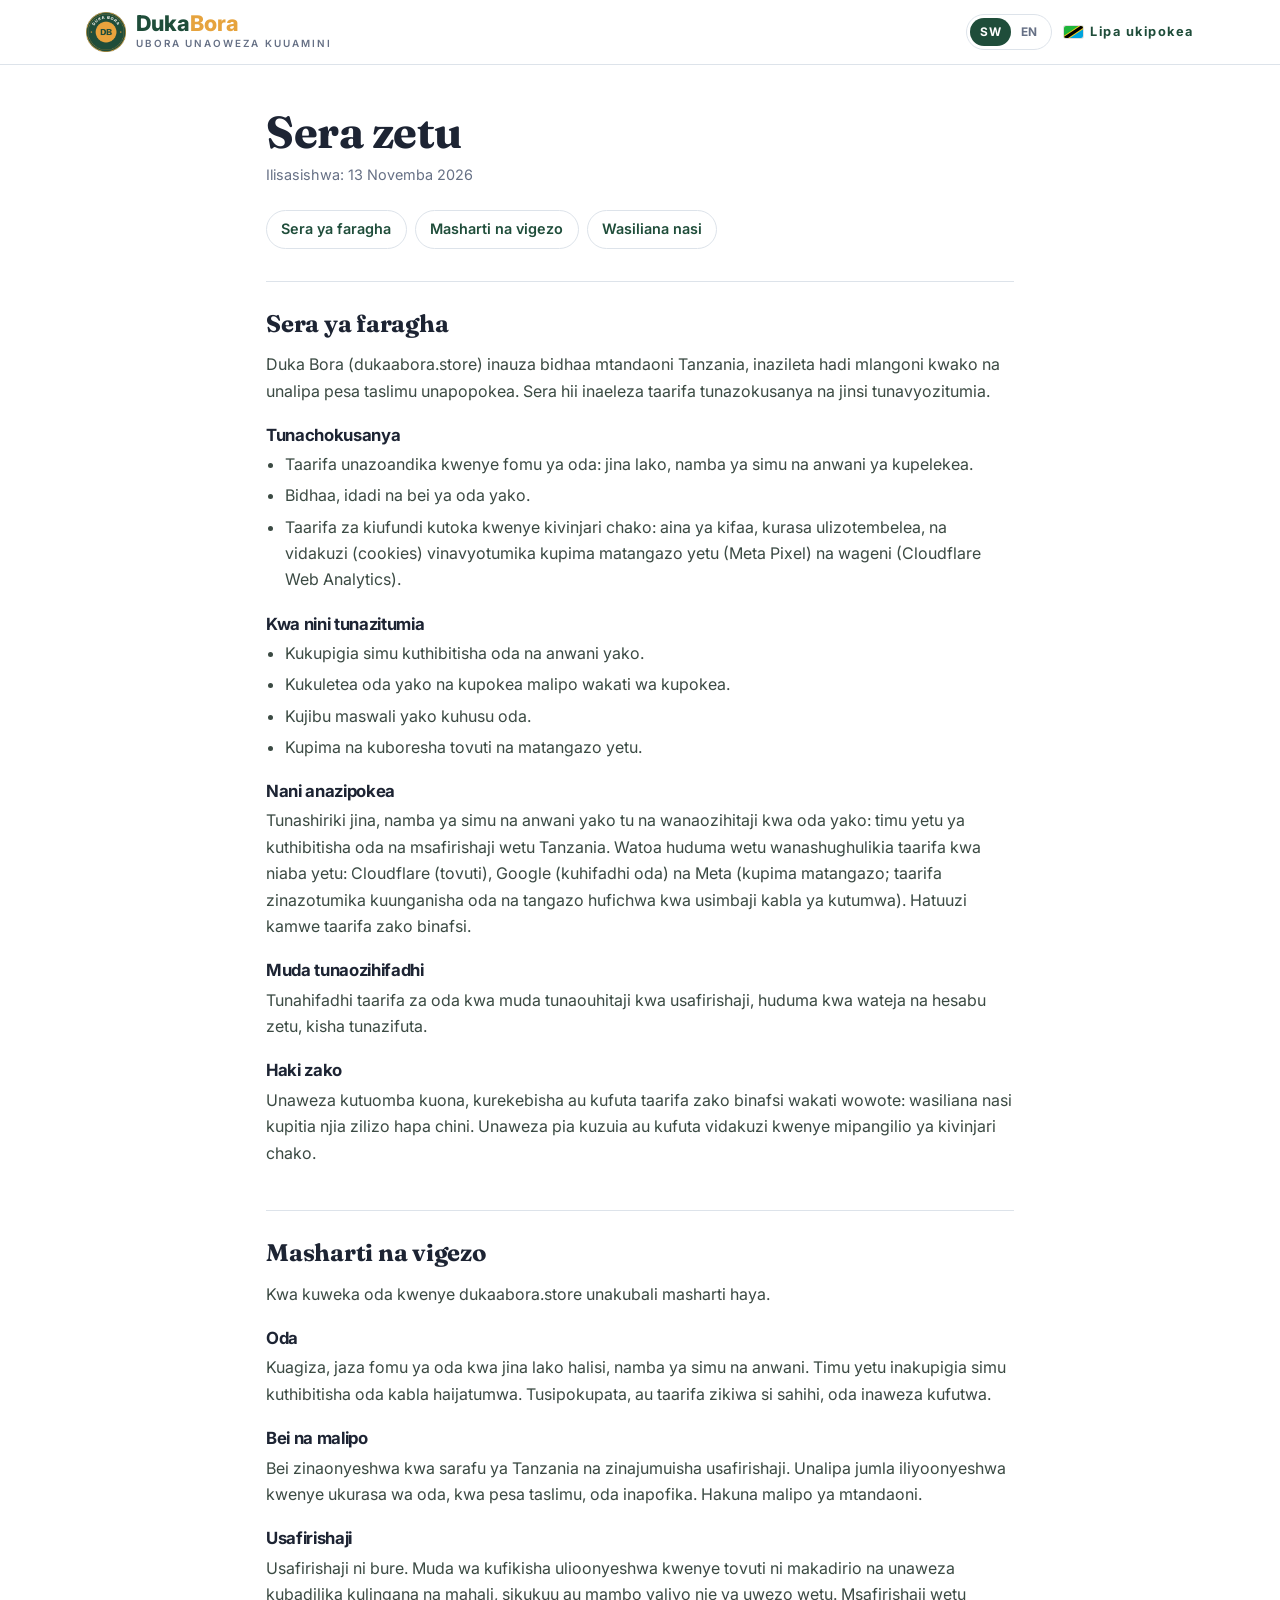
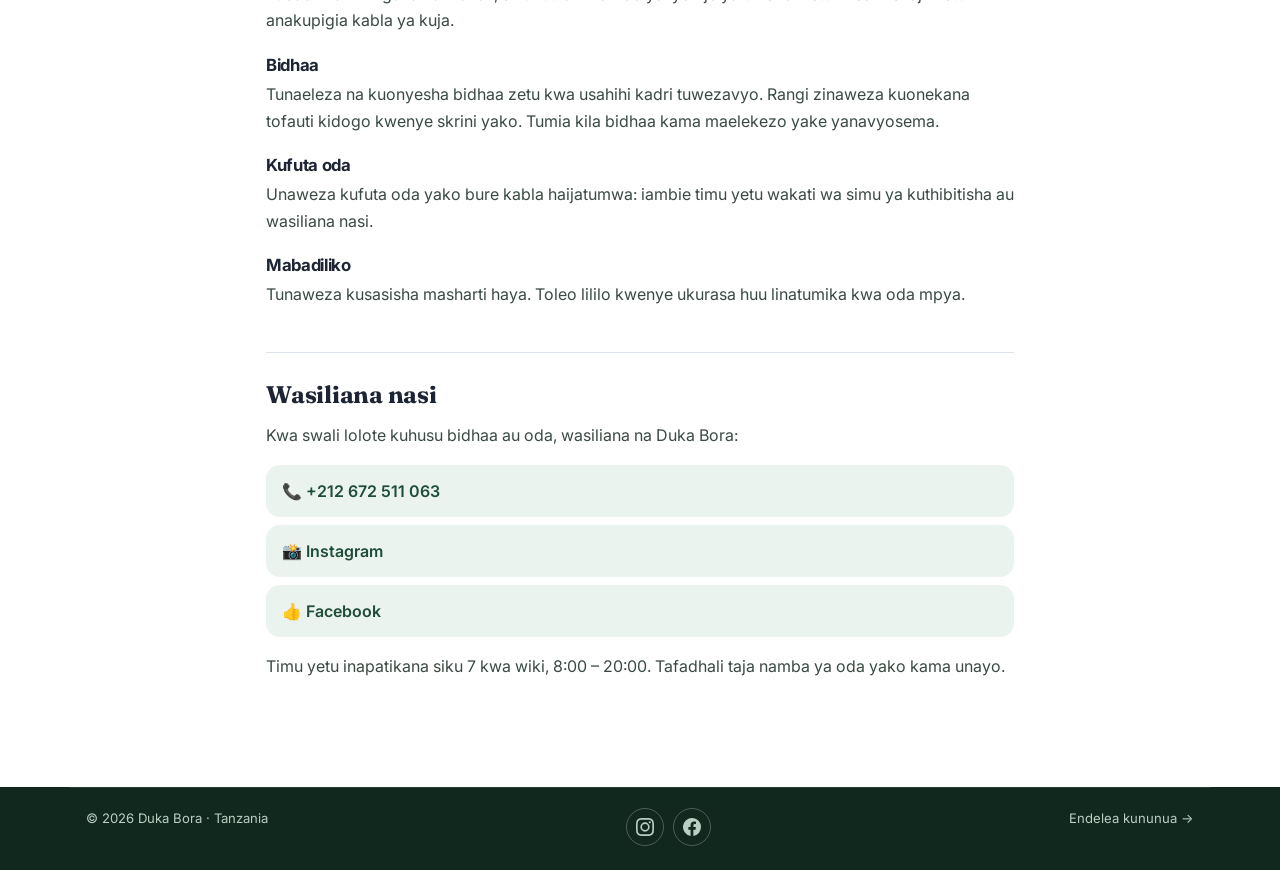
<file: policies.html>
<!doctype html>
<html lang="en">
<head>
  <meta charset="utf-8" />
  <meta name="viewport" content="width=device-width, initial-scale=1" />
  <title>Policies · Duka Bora</title>
  <meta name="description" content="Duka Bora privacy policy, terms and conditions, and contact." />
  <meta name="theme-color" content="#1f4d3a" />
  <!-- Lebanon and El Salvador have their own colours: set them before the page shows (same choice as js/products.js) -->
  <script>try{var c=new URLSearchParams(location.search).get("country")||localStorage.getItem("dukabora_country");if(!c)c={"America/El_Salvador":"sv","America/Guatemala":"gt"}[Intl.DateTimeFormat().resolvedOptions().timeZone];if(c==="sv"||c==="gt")document.documentElement.dataset.country="sv"}catch(e){}</script>
  <link rel="preconnect" href="https://fonts.googleapis.com" />
  <link rel="preconnect" href="https://fonts.gstatic.com" crossorigin />
  <link href="https://fonts.googleapis.com/css2?family=Fraunces:ital,opsz,wght@0,9..144,600..800;1,9..144,600..800&family=Inter:wght@400;500;600;700;800;900&display=swap" rel="stylesheet" />
  <link rel="icon" href="images/logo/logo.png" />
  <link rel="stylesheet" href="css/product.css" />
  <link rel="stylesheet" href="css/index.css" />
  <link rel="stylesheet" href="css/policies.css" />
</head>
<!-- Privacy policy, terms & conditions, contact: policies#privacy / #terms / #contact.
     The texts are in js/policies.js (English, Swahili, Spanish). -->
<body class="home">

  <!-- Country choice (Tanzania / Zambia / Lebanon / El Salvador), filled by js/common.js -->

  <header class="top h-top">
    <div class="wrap h-top__inner">
      <a href="./" class="brand" aria-label="Duka Bora home">
        <img src="images/logo/logo.png" alt="" onerror="this.remove()" />
        <span>
          <strong>Duka<em>Bora</em></strong>
          <small>Quality you can trust</small>
        </span>
      </a>
      <div class="top__end">
        <div class="lang" data-lang></div>
        <span class="top__cod"><svg class="tz-flag" data-country="tz" viewBox="0 0 72 48" aria-hidden="true"><path fill="#1eb53a" d="M0 0h72L0 48z"/><path fill="#00a3dd" d="M72 0v48H0z"/><path stroke="#fcd116" stroke-width="19" d="M0 48L72 0"/><path stroke="#000" stroke-width="12" d="M0 48L72 0"/></svg><svg class="tz-flag" data-country="zm" viewBox="0 0 72 48" aria-hidden="true"><path fill="#198a00" d="M0 0h72v48H0z"/><path fill="#de2010" d="M45 20h9v28h-9z"/><path d="M54 20h9v28h-9z"/><path fill="#ef7d00" d="M63 20h9v28h-9zM50 9c3-3 7-3 9 0 2-3 6-3 9 0-3 0-5 1-6 3l-3 4-3-4c-1-2-3-3-6-3z"/></svg><svg class="tz-flag" data-country="lb" viewBox="0 0 72 48" aria-hidden="true"><path fill="#fff" d="M0 0h72v48H0z"/><path fill="#ed1c24" d="M0 0h72v12H0zM0 36h72v12H0z"/><path fill="#00a651" d="M36 13l-5 6h3l-6 6h3l-7 6h10v3h4v-3h10l-7-6h3l-6-6h3z"/></svg><svg class="tz-flag" data-country="sv" viewBox="0 0 72 48" aria-hidden="true"><path fill="#0047ab" d="M0 0h72v48H0z"/><path fill="#fff" d="M0 16h72v16H0z"/><circle cx="36" cy="24" r="5.5" fill="none" stroke="#c9a227" stroke-width="1.8"/><path fill="#2e7d32" d="M33 27l3-6 3 6z"/></svg> Pay on delivery</span>
      </div>
    </div>
  </header>

  <main class="wrap p-wrap">
    <h1 id="pTitle">Policies</h1>
    <p class="p-updated" id="pUpdated"></p>
    <nav class="p-nav" id="pNav"></nav>
    <div id="pBody"></div>
  </main>

  <footer class="h-foot">
    <div class="wrap h-foot__bottom">
      <span>© <span id="year"></span> Duka Bora · Tanzania</span>
      <div class="social" data-social hidden></div>
      <a href="./">Continue shopping →</a>
    </div>
  </footer>

  <script src="js/products.js"></script>
  <script src="js/i18n.js"></script>
  <script src="js/common.js"></script>
  <script src="js/policies.js"></script>
  <!-- Cloudflare Web Analytics (visitors, pages, countries: dash.cloudflare.com → Analytics & Logs → Web Analytics) -->
  <script type="module" src="https://static.cloudflareinsights.com/beacon.min.js" data-cf-beacon='{"token": "159949dd74a44a76854d0f393b0dffe4"}'></script>
</body>
</html>
</file>
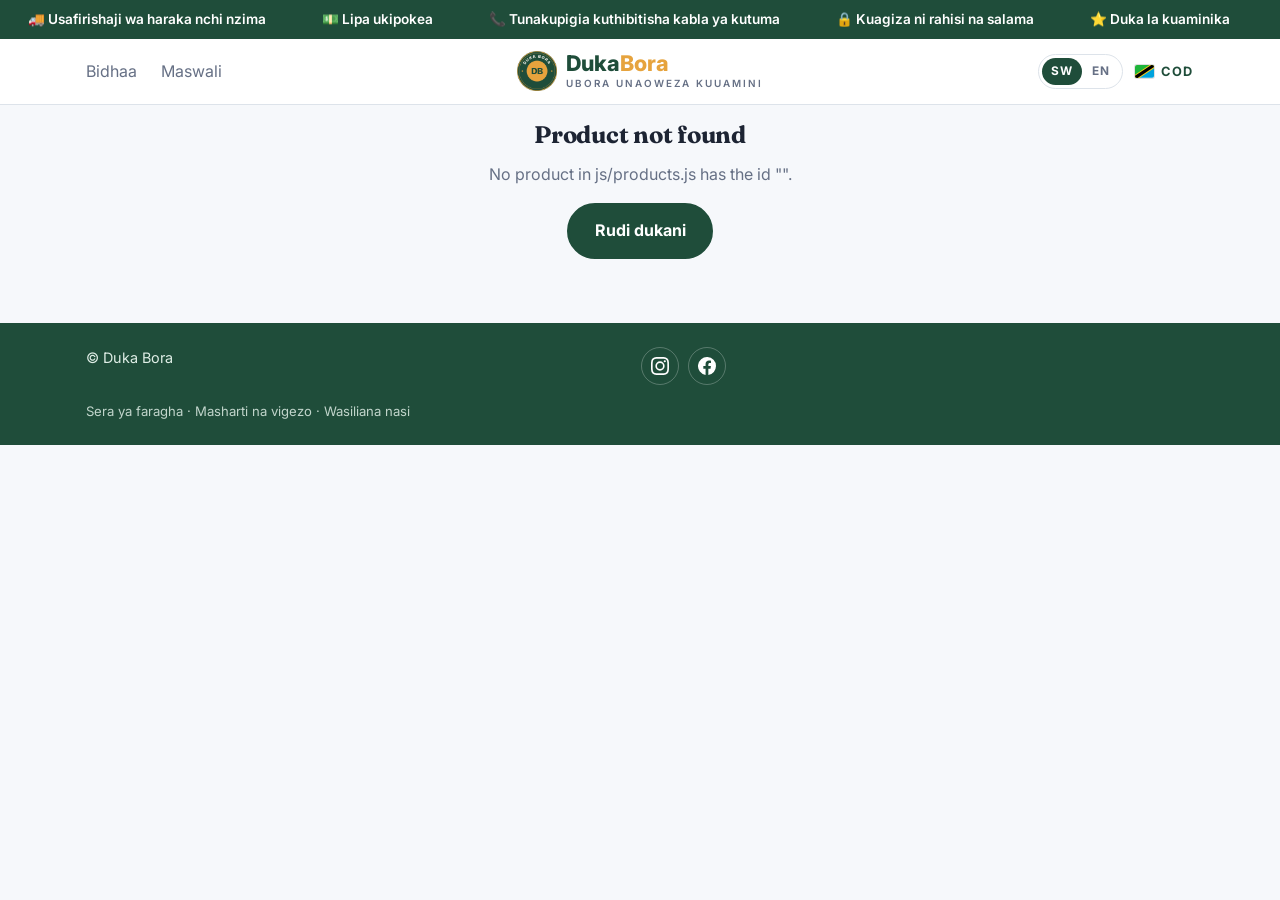
<file: product.html>
<!doctype html>
<html lang="en">
<head>
  <meta charset="utf-8" />
  <meta name="viewport" content="width=device-width, initial-scale=1" />
  <title>Duka Bora · Pay on Delivery</title>
  <meta name="description" content="Order online. Free delivery and pay cash when your order arrives." />
  <meta name="theme-color" content="#1f4d3a" />
  <!-- Lebanon and El Salvador have their own colours: set them before the page shows (same choice as js/products.js) -->
  <script>try{var c=new URLSearchParams(location.search).get("country")||localStorage.getItem("dukabora_country");if(!c)c={"America/El_Salvador":"sv","America/Guatemala":"gt"}[Intl.DateTimeFormat().resolvedOptions().timeZone];if(c==="sv"||c==="gt")document.documentElement.dataset.country="sv"}catch(e){}</script>
  <link rel="preconnect" href="https://fonts.googleapis.com" />
  <link rel="preconnect" href="https://fonts.gstatic.com" crossorigin />
  <link href="https://fonts.googleapis.com/css2?family=Fraunces:ital,opsz,wght@0,9..144,600..800;1,9..144,600..800&family=Inter:wght@400;500;600;700;800&family=Poppins:wght@600;700;800&display=swap" rel="stylesheet" />
  <link rel="icon" href="images/logo/logo.png" />
  <link rel="stylesheet" href="css/product.css" />
  <link rel="stylesheet" href="css/glam.css" />
  <link rel="stylesheet" href="css/pro.css" />
  <link rel="stylesheet" href="css/violet.css" />
  <link rel="stylesheet" href="css/clear.css" />
</head>
<!-- Product page: one page for every product.
     Open it as product?id=<product id>, e.g. product?id=reward-watch
     Name, price, photos, offers and description come from js/products.js. -->
<body>

  <!-- Country choice (Tanzania / Zambia / Lebanon / El Salvador), filled by js/common.js -->

  <!-- Scrolling trust bar (the list is repeated so the loop has no gap) -->
  <div class="ticker" aria-label="Why order from us">
    <div class="ticker__track">
      <span>🚚 Fast delivery nationwide</span><span>💵 Pay on delivery</span><span>📞 Phone confirmation before shipping</span><span>🔒 Simple &amp; secure ordering</span><span>⭐ Trusted, reliable store</span>
      <span aria-hidden="true">🚚 Fast delivery nationwide</span><span aria-hidden="true">💵 Pay on delivery</span><span aria-hidden="true">📞 Phone confirmation before shipping</span><span aria-hidden="true">🔒 Simple &amp; secure ordering</span><span aria-hidden="true">⭐ Trusted, reliable store</span>
    </div>
  </div>

  <header class="top">
    <div class="wrap top__inner">
      <nav class="top__nav">
        <a href="./#shop">Products</a>
        <a href="#faq">FAQ</a>
      </nav>
      <a href="./" class="brand" aria-label="Duka Bora home">
        <img src="images/logo/logo.png" alt="" onerror="this.remove()" />
        <span>
          <strong>Duka<em>Bora</em></strong>
          <small>Quality you can trust</small>
        </span>
      </a>
      <div class="top__end">
        <div class="lang" data-lang></div>
        <span class="top__cod"><svg class="tz-flag" data-country="tz" viewBox="0 0 72 48" aria-hidden="true"><path fill="#1eb53a" d="M0 0h72L0 48z"/><path fill="#00a3dd" d="M72 0v48H0z"/><path stroke="#fcd116" stroke-width="19" d="M0 48L72 0"/><path stroke="#000" stroke-width="12" d="M0 48L72 0"/></svg><svg class="tz-flag" data-country="zm" viewBox="0 0 72 48" aria-hidden="true"><path fill="#198a00" d="M0 0h72v48H0z"/><path fill="#de2010" d="M45 20h9v28h-9z"/><path d="M54 20h9v28h-9z"/><path fill="#ef7d00" d="M63 20h9v28h-9zM50 9c3-3 7-3 9 0 2-3 6-3 9 0-3 0-5 1-6 3l-3 4-3-4c-1-2-3-3-6-3z"/></svg><svg class="tz-flag" data-country="lb" viewBox="0 0 72 48" aria-hidden="true"><path fill="#fff" d="M0 0h72v48H0z"/><path fill="#ed1c24" d="M0 0h72v12H0zM0 36h72v12H0z"/><path fill="#00a651" d="M36 13l-5 6h3l-6 6h3l-7 6h10v3h4v-3h10l-7-6h3l-6-6h3z"/></svg><svg class="tz-flag" data-country="sv" viewBox="0 0 72 48" aria-hidden="true"><path fill="#0047ab" d="M0 0h72v48H0z"/><path fill="#fff" d="M0 16h72v16H0z"/><circle cx="36" cy="24" r="5.5" fill="none" stroke="#c9a227" stroke-width="1.8"/><path fill="#2e7d32" d="M33 27l3-6 3 6z"/></svg> COD</span>
      </div>
    </div>
  </header>

  <main>
    <div class="wrap crumbs">
      <a href="./">Home</a><span>/</span><span id="crumbName"></span>
    </div>

    <!-- ============ Product + order form ============ -->
    <section class="wrap product">
      <div class="gallery">
        <div class="gallery__stage">
          <div class="gallery__main" id="galleryMain"></div>
          <span class="gallery__count" id="galleryCount" hidden></span>
          <button type="button" class="gallery__arrow gallery__arrow--prev" id="galleryPrev" aria-label="Previous photo" hidden>‹</button>
          <button type="button" class="gallery__arrow gallery__arrow--next" id="galleryNext" aria-label="Next photo" hidden>›</button>
        </div>
        <div class="gallery__thumbs" id="galleryThumbs"></div>
      </div>

      <div class="buy">
        <div class="buy__head">
          <p class="buy__cat" id="pCat"></p>
          <h1 id="pName"></h1>
          <p class="buy__desc" id="pDesc" hidden></p>
          <p class="buy__hot"><span></span>Selling fast – limited stock at this price</p>
          <div class="buy__price" id="pPrice"></div>
          <p class="buy__check">✅ Open and check your order before you pay</p>
          <ul class="buy__perks">
            <li>🚚 Free delivery</li>
            <li>💵 Pay on delivery</li>
            <li>📞 We call to confirm</li>
          </ul>
        </div>

        <div class="card order" id="order">
          <div class="order__step"><h2>1. Choose your offer</h2><span>✓ Delivery FREE</span></div>
          <div class="offers" id="offers" role="radiogroup" aria-label="Choose your offer"></div>

          <!-- Size of each piece, for products with "sizes" (js/landing.js) -->
          <div class="sizes" id="sizePick" hidden>
            <div class="order__step order__step--line"><h2>Choose your size</h2></div>
            <div id="sizeRows"></div>
            <small class="error" id="sizeError"></small>
            <details class="size-guide" id="sizeGuide" hidden>
              <summary>📏 Size guide</summary>
              <div class="size-guide__body"></div>
            </details>
          </div>

          <div class="order__step order__step--line"><h2>2. Your delivery details</h2><span>💵 Pay on delivery</span></div>
          <form id="orderForm" novalidate onsubmit="return false">
            <div class="field">
              <label for="fullName">Full name <b>*</b></label>
              <div class="input"><span>👤</span><input id="fullName" name="fullName" type="text" autocomplete="name" placeholder="e.g. Juma Hassan" required /></div>
              <small class="error"></small>
            </div>
            <div class="field">
              <label for="phone">Phone number <b>*</b></label>
              <div class="input"><span>📞</span><input id="phone" name="phone" type="tel" inputmode="tel" autocomplete="tel" placeholder="+255 7XX XXX XXX" required /></div>
              <small class="hint">Use a number you can answer. We'll call to confirm.</small>
              <small class="error"></small>
            </div>
            <!-- Region list: only in countries with "regions" (El Salvador: departamentos); elsewhere
                 js/landing.js removes it -->
            <div class="field" id="regionField">
              <label for="region">Region <b>*</b></label>
              <div class="input"><span>🗺️</span><select id="region" name="region" required></select></div>
              <small class="error"></small>
            </div>
            <!-- City on its own: only in countries with splitAddress (Lebanon); elsewhere js/landing.js
                 removes it and the next field asks for "City & delivery address" -->
            <div class="field" id="cityField">
              <label for="city">City <b>*</b></label>
              <div class="input"><span>🏙️</span><input id="city" name="city" type="text" autocomplete="address-level2" placeholder="e.g. Dar es Salaam" required /></div>
              <small class="error"></small>
            </div>
            <!-- Zone / village: only in countries with "zone" (Guatemala, LatinDrop column); elsewhere removed -->
            <div class="field" id="zoneField">
              <label for="zone">Zone / village <b>*</b></label>
              <div class="input"><span>🏘️</span><input id="zone" name="zone" type="text" placeholder="e.g. Zone 10, or village name" required /></div>
              <small class="error"></small>
            </div>
            <div class="field">
              <label for="address"><span id="addressLabel">Delivery address</span> <b>*</b></label>
              <div class="input"><span>📍</span><input id="address" name="address" type="text" autocomplete="street-address" placeholder="e.g. Kinondoni, Mikocheni B, near the market" required /></div>
              <small class="error"></small>
            </div>
            <!-- Landmark on its own: only in countries with "landmark" (El Salvador); elsewhere removed -->
            <div class="field" id="landmarkField">
              <label for="landmark">Landmark <b>*</b></label>
              <div class="input"><span>🏠</span><input id="landmark" name="landmark" type="text" placeholder="e.g. opposite the church, black gate" required /></div>
              <small class="error"></small>
            </div>

            <!-- Order summary, follows the chosen offer -->
            <div class="recap" id="recap"></div>

            <p class="form-error" id="formError" role="alert" hidden></p>
            <button type="submit" class="btn btn--big" id="submitBtn" disabled>Order now</button>
            <p class="order__note">💵 Pay cash when you receive it · <strong>TSh 0 now</strong></p>
            <ul class="order__trust">
              <li>🔒 No payment now</li>
              <li>📞 We call to confirm</li>
              <li>🔄 30-day replacement</li>
            </ul>
          </form>

          <div class="secure">
            <p class="label label--center">Secure checkout</p>
            <ul>
              <li>💵 Pay on delivery</li>
              <li>📞 Phone confirmation</li>
              <li>🚚 1–3 day delivery</li>
              <li>✓ Free shipping</li>
            </ul>
          </div>
        </div>
      </div>
    </section>

    <!-- ============ Photos, each with its explanation ("sections" in products.js) ============ -->
    <div id="story"></div>

    <!-- ============ Real photos of the product ("realPhotos" in products.js) ============ -->
    <section class="wrap real" id="real" hidden>
      <p class="label label--center">Real photos</p>
      <h2>What you <span>receive</span></h2>
      <p class="muted">Photos of the real product, taken in our stock before delivery. What you see is what you receive.</p>
      <div class="real__grid" id="realGrid"></div>
    </section>

    <!-- ============ FAQ ============ -->
    <section class="wrap faq" id="faq">
      <h2>Questions</h2>
      <details>
        <summary>What payment methods do you accept?</summary>
        <p>We offer Cash on Delivery (COD) only. You pay in cash when your order is delivered to your doorstep.</p>
      </details>
      <details>
        <summary>How long does delivery take?</summary>
        <p>Major cities: 1–3 business days. Other areas: 3–7 days. We call or message you before delivery.</p>
      </details>
      <details>
        <summary>What if I am not available at delivery time?</summary>
        <p>Our agent will try to reach you by phone or WhatsApp to reschedule. You can also contact us anytime to arrange a new time.</p>
      </details>
      <details>
        <summary>What if there is a problem with my product?</summary>
        <p>Contact us within 30 days. If something is wrong or not as described, we will replace it or make it right — no hassle.</p>
      </details>
      <details>
        <summary>Is shipping free?</summary>
        <p>Yes — standard delivery is free on Duka Bora orders. You only pay the product price in cash at your door.</p>
      </details>
    </section>

    <!-- ============ Last call before leaving ============ -->
    <section class="wrap closing">
      <p class="label label--center">100% risk-free</p>
      <h2>Still thinking?</h2>
      <p class="muted">Order now and pay only when it arrives at your door.</p>
      <ul class="closing__points">
        <li><strong>TSh 0</strong> to pay now</li>
        <li data-sw="Usafirishaji <strong>bure</strong>"><strong>Free</strong> delivery</li>
        <li><strong>📞 We call</strong> to confirm</li>
        <li data-sw="Kubadilishiwa <strong>siku 30</strong>"><strong>30 days</strong> replacement</li>
      </ul>
      <div class="closing__btns">
        <a href="#order" class="btn" id="closingOrder">Order now</a>
        <a href="#" class="btn btn--wa" id="closingWa" target="_blank" rel="noopener" hidden>💬 Order on WhatsApp</a>
      </div>
    </section>
  </main>

  <footer class="foot">
    <div class="wrap foot__inner">
      <span>© <span id="year"></span> Duka Bora</span>
      <div class="social" data-social hidden></div>
      <a href="#" id="footerPhone"></a>
      <nav class="foot__links"><a href="policies#privacy">Privacy policy</a> · <a href="policies#terms">Terms &amp; conditions</a> · <a href="policies#contact">Contact us</a></nav>
    </div>
  </footer>

  <!-- Order button that stays on screen on phones -->
  <a href="#order" class="sticky btn" id="sticky">Order now</a>

  <script src="js/products.js"></script>
  <script src="js/i18n.js"></script>
  <script src="js/common.js"></script>
  <script src="js/landing.js"></script>
  <!-- Cloudflare Web Analytics (visitors, pages, countries: dash.cloudflare.com → Analytics & Logs → Web Analytics) -->
  <script type="module" src="https://static.cloudflareinsights.com/beacon.min.js" data-cf-beacon='{"token": "159949dd74a44a76854d0f393b0dffe4"}'></script>
</body>
</html>
</file>
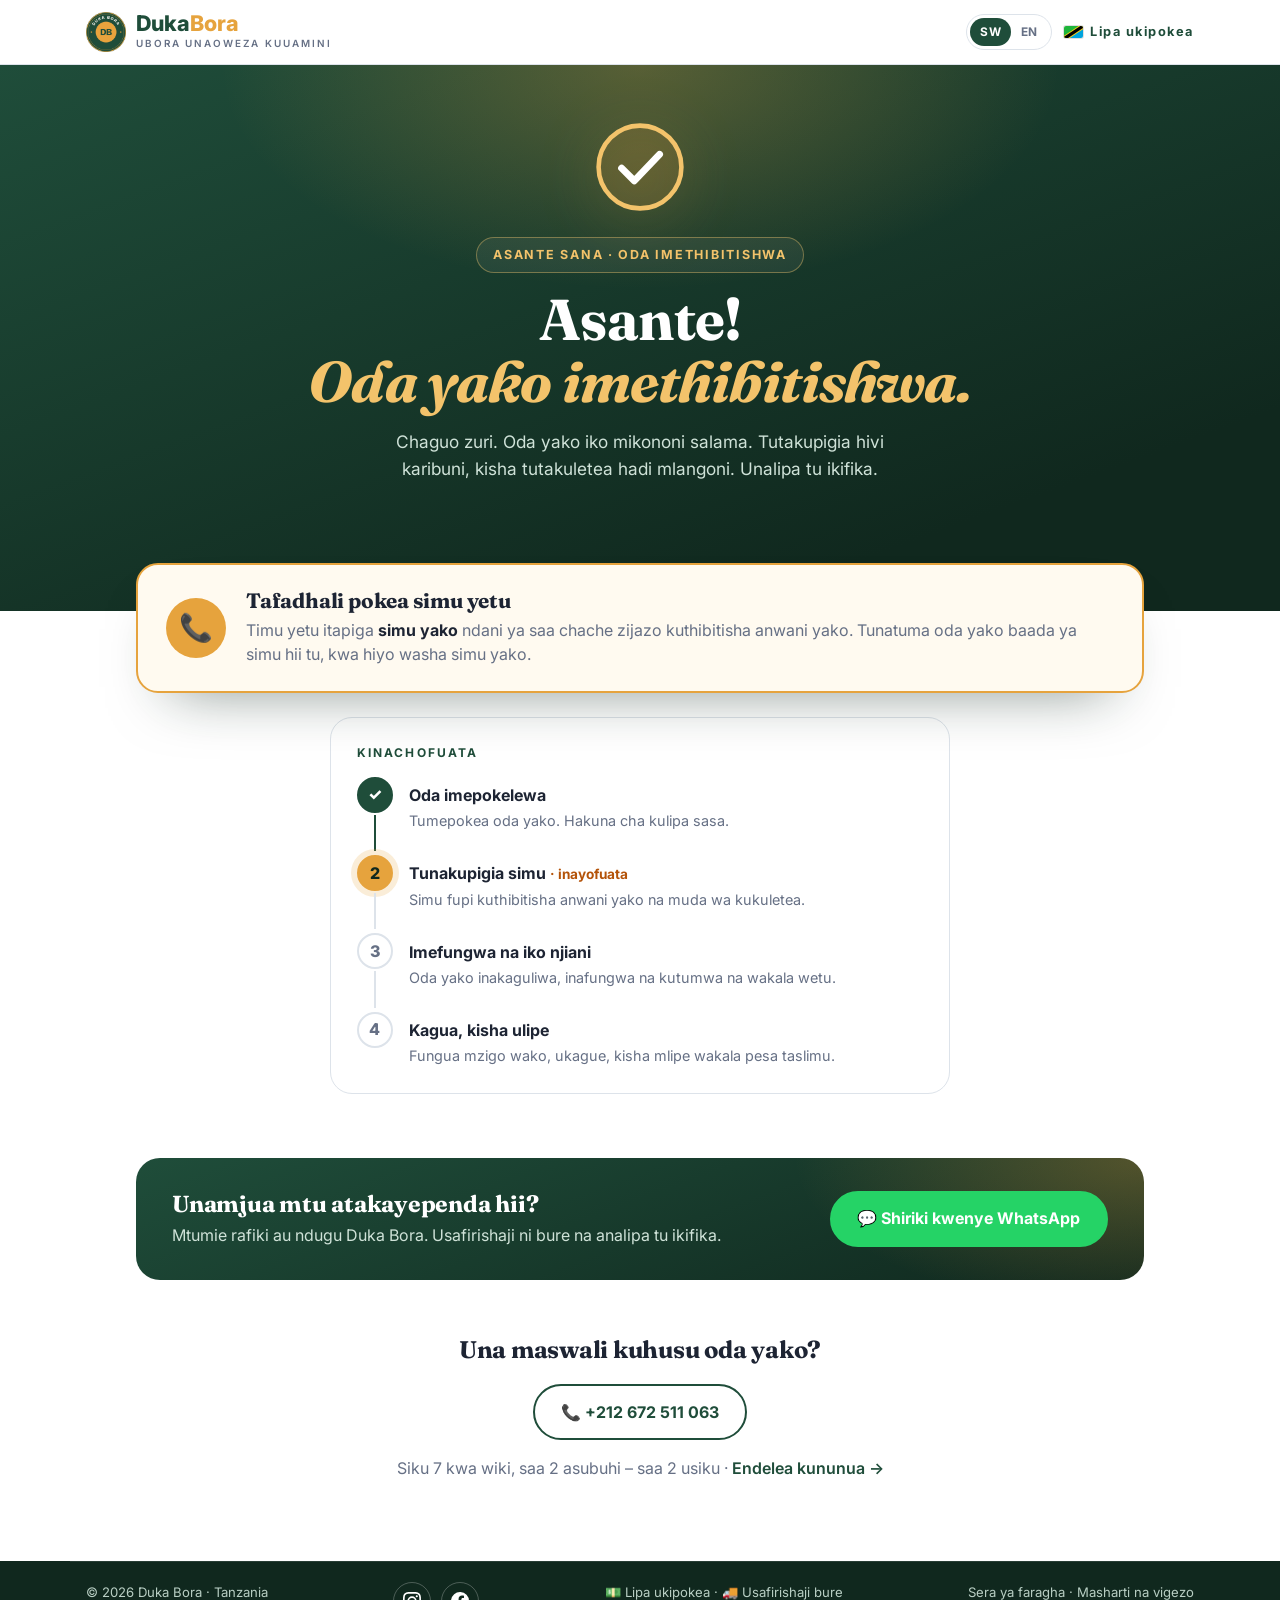
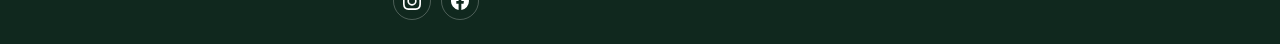
<file: thank-you.html>
<!doctype html>
<html lang="en">
<head>
  <meta charset="utf-8" />
  <meta name="viewport" content="width=device-width, initial-scale=1" />
  <title>Order confirmed · Duka Bora</title>
  <meta name="robots" content="noindex" />
  <meta name="theme-color" content="#1f4d3a" />
  <!-- Lebanon and El Salvador have their own colours: set them before the page shows (same choice as js/products.js) -->
  <script>try{var c=new URLSearchParams(location.search).get("country")||localStorage.getItem("dukabora_country");if(!c)c={"America/El_Salvador":"sv","America/Guatemala":"gt"}[Intl.DateTimeFormat().resolvedOptions().timeZone];if(c==="sv"||c==="gt")document.documentElement.dataset.country="sv"}catch(e){}</script>
  <link rel="preconnect" href="https://fonts.googleapis.com" />
  <link rel="preconnect" href="https://fonts.gstatic.com" crossorigin />
  <link href="https://fonts.googleapis.com/css2?family=Fraunces:ital,opsz,wght@0,9..144,600..800;1,9..144,600..800&family=Inter:wght@400;500;600;700;800;900&display=swap" rel="stylesheet" />
  <link rel="icon" href="images/logo/logo.png" />
  <link rel="stylesheet" href="css/product.css" />
  <link rel="stylesheet" href="css/index.css" />
  <link rel="stylesheet" href="css/thanks.css" />
</head>
<!-- Shown after an order: thank-you?order=<order number>.
     The order details come from the copy saved in the customer's browser (js/thank-you.js). -->
<body class="home">

  <!-- Country choice (Tanzania / Zambia / Lebanon / El Salvador), filled by js/common.js -->

  <header class="top h-top">
    <div class="wrap h-top__inner">
      <a href="./" class="brand" aria-label="Duka Bora home">
        <img src="images/logo/logo.png" alt="" onerror="this.remove()" />
        <span>
          <strong>Duka<em>Bora</em></strong>
          <small>Quality you can trust</small>
        </span>
      </a>
      <div class="top__end">
        <div class="lang" data-lang></div>
        <span class="top__cod"><svg class="tz-flag" data-country="tz" viewBox="0 0 72 48" aria-hidden="true"><path fill="#1eb53a" d="M0 0h72L0 48z"/><path fill="#00a3dd" d="M72 0v48H0z"/><path stroke="#fcd116" stroke-width="19" d="M0 48L72 0"/><path stroke="#000" stroke-width="12" d="M0 48L72 0"/></svg><svg class="tz-flag" data-country="zm" viewBox="0 0 72 48" aria-hidden="true"><path fill="#198a00" d="M0 0h72v48H0z"/><path fill="#de2010" d="M45 20h9v28h-9z"/><path d="M54 20h9v28h-9z"/><path fill="#ef7d00" d="M63 20h9v28h-9zM50 9c3-3 7-3 9 0 2-3 6-3 9 0-3 0-5 1-6 3l-3 4-3-4c-1-2-3-3-6-3z"/></svg><svg class="tz-flag" data-country="lb" viewBox="0 0 72 48" aria-hidden="true"><path fill="#fff" d="M0 0h72v48H0z"/><path fill="#ed1c24" d="M0 0h72v12H0zM0 36h72v12H0z"/><path fill="#00a651" d="M36 13l-5 6h3l-6 6h3l-7 6h10v3h4v-3h10l-7-6h3l-6-6h3z"/></svg><svg class="tz-flag" data-country="sv" viewBox="0 0 72 48" aria-hidden="true"><path fill="#0047ab" d="M0 0h72v48H0z"/><path fill="#fff" d="M0 16h72v16H0z"/><circle cx="36" cy="24" r="5.5" fill="none" stroke="#c9a227" stroke-width="1.8"/><path fill="#2e7d32" d="M33 27l3-6 3 6z"/></svg> Pay on delivery</span>
      </div>
    </div>
  </header>

  <main>
    <!-- ============ Confirmation ============ -->
    <section class="t-hero">
      <div class="t-confetti" aria-hidden="true"><i></i><i></i><i></i><i></i><i></i><i></i><i></i><i></i><i></i><i></i><i></i><i></i></div>
      <div class="wrap t-hero__inner">
        <svg class="t-check" viewBox="0 0 80 80" aria-hidden="true">
          <circle class="t-check__ring" cx="40" cy="40" r="36" />
          <path class="t-check__tick" d="M24 41 L35 52 L57 29" />
        </svg>
        <p class="h-kicker">Asante sana · Order confirmed</p>
        <h1 id="tTitle">Thank you! <span>Your order is confirmed.</span></h1>
        <p class="t-hero__text">Great choice. Your order is in good hands. We'll call you soon, then bring it to your door. You pay only when it arrives.</p>
        <ul class="t-meta" id="tMeta" hidden>
          <li><small>Order number</small><strong id="tNumber"></strong></li>
          <li><small>Order date</small><strong id="tDate"></strong></li>
          <li><small>Estimated delivery</small><strong id="tEta"></strong></li>
        </ul>
      </div>
    </section>

    <div class="wrap t-wrap">
      <!-- ============ The call (most important step for a cash-on-delivery order) ============ -->
      <section class="t-call">
        <span class="t-call__icon" aria-hidden="true">📞</span>
        <div>
          <h2>Please answer our call</h2>
          <p>Our team will call <strong id="tPhone">your phone</strong> in the next few hours to confirm your address. We ship your order only after this call, so keep your phone ON.</p>
        </div>
      </section>

      <!-- ============ One-click upsell: +1 piece at the next offer price (js/thank-you.js) ============ -->
      <section class="t-up" id="tUp" hidden></section>

      <div class="t-grid">
        <!-- ============ Order summary ============ -->
        <section class="t-card" id="tSummary" hidden>
          <p class="label">Order summary</p>
          <div class="t-item">
            <div class="t-item__photo" id="tPhoto"></div>
            <div class="t-item__info">
              <strong id="tName"></strong>
              <span id="tQty"></span>
            </div>
            <strong class="t-item__price" id="tLine"></strong>
          </div>
          <dl class="t-totals" id="tTotals"></dl>
          <div class="t-ship">
            <div><small>Deliver to</small><strong id="tCustomer"></strong><span id="tAddress"></span></div>
            <div><small>Payment</small><strong>💵 Cash on delivery</strong><span id="tCash"></span></div>
          </div>
        </section>

        <!-- ============ What happens next ============ -->
        <section class="t-card">
          <p class="label">What happens next</p>
          <ol class="t-steps">
            <li class="is-done"><span class="t-steps__dot">✓</span><div><strong>Order received</strong><p>We have your order. Nothing to pay now.</p></div></li>
            <li class="is-now"><span class="t-steps__dot">2</span><div><strong>We call you <em>· next</em></strong><p>A short call to confirm your address and delivery time.</p></div></li>
            <li><span class="t-steps__dot">3</span><div><strong>Packed &amp; on the way</strong><p>Your order is checked, packed and sent with our delivery agent.</p></div></li>
            <li><span class="t-steps__dot">4</span><div><strong>Check, then pay</strong><p>Open your parcel, check it, and pay the agent in cash.</p></div></li>
          </ol>
        </section>
      </div>

      <!-- ============ Bigger order: 2nd piece, other products ============ -->
      <section class="t-more" id="tMore" hidden>
        <p class="label label--center">Add to your order</p>
        <h2 class="h-title">Make it a <span>bigger delivery.</span></h2>
        <p class="t-more__sub">Same free delivery, same cash payment. Tell us on WhatsApp or during our call, and we add it to your order.</p>
        <div class="t-more__grid" id="tMoreGrid"></div>
      </section>

      <!-- ============ Share ============ -->
      <section class="t-share">
        <div>
          <h2>Know someone who'd love this?</h2>
          <p>Share Duka Bora with a friend or family member. Free delivery and they pay only when it arrives.</p>
        </div>
        <a href="#" class="btn btn--wa" id="tShare" target="_blank" rel="noopener">💬 Share on WhatsApp</a>
      </section>

      <!-- ============ Help ============ -->
      <section class="t-help">
        <h2>Questions about your order?</h2>
        <div class="t-help__btns">
          <a href="#" class="btn btn--wa" id="tWa" target="_blank" rel="noopener" hidden>💬 WhatsApp us</a>
          <a href="#" class="btn btn--line" id="tCallUs"></a>
        </div>
        <p class="muted">7 days a week, 8:00 – 20:00 · <a href="./">Continue shopping →</a></p>
      </section>
    </div>
  </main>

  <footer class="h-foot">
    <div class="wrap h-foot__bottom">
      <span>© <span id="year"></span> Duka Bora · Tanzania</span>
      <div class="social" data-social hidden></div>
      <span>💵 Pay on delivery · 🚚 Free shipping</span>
      <span><a href="policies#privacy">Privacy policy</a> · <a href="policies#terms">Terms &amp; conditions</a></span>
    </div>
  </footer>

  <script src="js/products.js"></script>
  <script src="js/i18n.js"></script>
  <script src="js/common.js"></script>
  <script src="js/thank-you.js"></script>
  <!-- Cloudflare Web Analytics (visitors, pages, countries: dash.cloudflare.com → Analytics & Logs → Web Analytics) -->
  <script type="module" src="https://static.cloudflareinsights.com/beacon.min.js" data-cf-beacon='{"token": "159949dd74a44a76854d0f393b0dffe4"}'></script>
</body>
</html>
</file>
<file: css/product.css>
/* ==========================================================
   Product page + thank-you page — clean, light, one accent colour.
   Change --accent to recolour everything (e.g. #0b63ce for blue).
   ========================================================== */
:root {
  --accent: #1f4d3a;
  --accent-2: #2f6b52;
  --accent-soft: #eaf3ee;
  --blue: #1a73e8;
  --blue-line: #8ab4f8;
  --blue-soft: #eef4fe;
  --gold: #e6a33d;
  --ink: #1d2433;
  --muted: #667085;
  --line: #dde3ea;
  --bg: #f6f8fb;
  --card: #ffffff;
  --danger: #d92d20;
  --radius: 18px;
  --display: "Fraunces", Georgia, "Times New Roman", serif; /* titles */
}

*, *::before, *::after { box-sizing: border-box; }
html { scroll-behavior: smooth; scroll-padding-top: 20px; }
body {
  margin: 0;
  font-family: "Inter", system-ui, -apple-system, "Segoe UI", Roboto, sans-serif;
  color: var(--ink);
  background: var(--bg);
  line-height: 1.55;
  -webkit-font-smoothing: antialiased;
}
img { max-width: 100%; display: block; }
a { color: inherit; text-decoration: none; }
h1, h2, h3 { margin: 0 0 .5em; line-height: 1.2; letter-spacing: -.02em; }
/* Titles in Fraunces (elegant serif); everything else stays in Inter */
h1, h2 { font-family: var(--display); font-weight: 700; letter-spacing: -.01em; }
p { margin: 0 0 1em; }
.muted { color: var(--muted); }

.wrap { width: 100%; max-width: 1140px; margin: 0 auto; padding: 0 16px; }
.wrap--narrow { max-width: 860px; }

.card { background: var(--card); border: 1px solid var(--line); border-radius: var(--radius); padding: 1.5rem; }

.label { margin: 0 0 .9rem; font-size: .75rem; font-weight: 700; letter-spacing: .18em; text-transform: uppercase; color: var(--accent); }
.label--center { text-align: center; }
.label--line { margin-top: 1.75rem; padding-top: 1.5rem; border-top: 1px solid var(--line); }

/* ---------- Buttons ---------- */
.btn {
  display: inline-flex; align-items: center; justify-content: center; gap: .5rem;
  padding: .85rem 1.6rem; border: 2px solid var(--accent); border-radius: 999px;
  background: var(--accent); color: #fff; font: inherit; font-weight: 700; cursor: pointer;
  transition: background .2s, transform .15s;
}
.btn:hover { background: var(--accent-2); }
.btn:active { transform: scale(.98); }
.btn:disabled { opacity: .6; cursor: wait; }
.btn--line { background: #fff; color: var(--accent); }
.btn--line:hover { background: var(--accent-soft); }
.btn--big { width: 100%; padding: 1.05rem; font-size: 1.1rem; box-shadow: 0 12px 24px -12px rgba(31, 77, 58, .7); }
/* Order button keeps moving: soft pulse + a small shake every few seconds to catch the eye */
#submitBtn:not(:disabled) { animation: btn-pulse 2.4s ease-in-out infinite; }
@keyframes btn-pulse {
  0%, 100% { transform: scale(1); box-shadow: 0 0 0 0 rgba(31, 77, 58, .45); }
  30% { transform: scale(1.04); box-shadow: 0 0 0 12px rgba(31, 77, 58, 0); }
  60% { transform: scale(1); }
  66% { transform: rotate(-2deg); }
  72% { transform: rotate(2deg); }
  78% { transform: rotate(-1.5deg); }
  84% { transform: rotate(0); }
}
@media (prefers-reduced-motion: reduce) { #submitBtn { animation: none; } }

/* ---------- Country choice (very top of every page) ---------- */
.country-bar { background: var(--accent-soft); border-bottom: 1px solid var(--line); font-size: .82rem; font-weight: 600; color: var(--accent); }
.country-bar__inner { display: flex; justify-content: center; align-items: center; flex-wrap: wrap; gap: .4rem .75rem; padding-top: .4rem; padding-bottom: .4rem; }
.country-bar .lang button { display: inline-flex; align-items: center; gap: .4rem; letter-spacing: .02em; }
.country-bar .lang button.is-active .tz-flag { box-shadow: 0 0 0 1px rgba(255, 255, 255, .6); }

/* ---------- Scrolling trust bar ---------- */
.ticker { overflow: hidden; background: var(--accent); color: #fff; font-size: .85rem; font-weight: 600; }
.ticker__track { display: flex; width: max-content; animation: ticker 35s linear infinite; }
.ticker__track span { padding: .55rem 1.75rem; white-space: nowrap; }
@keyframes ticker { to { transform: translateX(-50%); } }
@media (prefers-reduced-motion: reduce) { .ticker__track { animation: none; } }

/* ---------- Header ---------- */
.top { background: #fff; border-bottom: 1px solid var(--line); }
.top__inner { display: grid; grid-template-columns: 1fr auto 1fr; align-items: center; padding-top: .8rem; padding-bottom: .8rem; }
.top__nav { display: flex; gap: 1.5rem; color: var(--muted); }
.top__nav a:hover { color: var(--ink); }
.brand { display: flex; align-items: center; gap: .6rem; }
.brand img { width: 40px; height: 40px; }
.brand strong { display: block; font-size: 1.35rem; font-weight: 800; color: var(--accent); line-height: 1.1; }
.brand em { font-style: normal; color: var(--gold); }
.brand small { display: block; font-size: .62rem; font-weight: 600; letter-spacing: .2em; text-transform: uppercase; color: var(--muted); }
.top__end, .h-top__end { justify-self: end; display: flex; align-items: center; gap: .75rem; }
/* SW / EN language buttons (js/i18n.js) */
.lang { display: inline-flex; padding: 3px; border: 1px solid var(--line); border-radius: 999px; background: #fff; }
.lang button { border: 0; background: none; padding: .28rem .6rem; border-radius: 999px; font: inherit; font-size: .74rem; font-weight: 700; letter-spacing: .06em; color: var(--muted); cursor: pointer; }
.lang button:hover { color: var(--ink); }
.lang button.is-active { background: var(--accent); color: #fff; }
.top__cod { display: inline-flex; align-items: center; gap: .45rem; font-size: .8rem; font-weight: 700; letter-spacing: .12em; color: var(--accent); }
/* Inline SVG flag (the 🇹🇿 emoji shows as plain "TZ" letters on Windows) */
.tz-flag { display: inline-block; width: 1.5em; height: 1em; vertical-align: -.12em; border-radius: 2px; box-shadow: 0 0 0 1px rgba(0, 0, 0, .12); }

/* ---------- Breadcrumb ---------- */
.crumbs { display: flex; gap: .6rem; padding-top: 1.1rem; padding-bottom: 1.1rem; font-size: .75rem; font-weight: 600; letter-spacing: .18em; text-transform: uppercase; color: var(--muted); }
.crumbs a { color: var(--accent); }

/* ---------- Product ---------- */
.product { display: grid; grid-template-columns: 1.05fr 1fr; gap: 2rem; align-items: start; padding-bottom: 3rem; }

.gallery { position: sticky; top: 16px; }
.gallery__main { aspect-ratio: 3 / 4; border-radius: var(--radius); overflow: hidden; background: #fff; border: 1px solid var(--line); }
.gallery__main img { width: 100%; height: 100%; object-fit: cover; }
/* squarePhotos: true in products.js: whole photo, nothing cut off */
body.gallery-square .gallery__main { aspect-ratio: 1 / 1; }
body.gallery-square .gallery__main img { object-fit: contain; }
.gallery__main.is-empty { display: grid; place-items: center; font-size: 6rem; }
.gallery__stage { position: relative; }
.gallery__arrow { position: absolute; top: 50%; transform: translateY(-50%); width: 42px; height: 42px; display: grid; place-items: center; padding: 0 0 4px; border: 0; border-radius: 50%; background: rgba(255, 255, 255, .9); color: #111; font-size: 1.9rem; line-height: 1; box-shadow: 0 4px 14px rgba(0, 0, 0, .25); cursor: pointer; }
.gallery__arrow[hidden] { display: none; }
.gallery__arrow--prev { left: 10px; }
.gallery__arrow--next { right: 10px; }
.gallery__count { position: absolute; right: 12px; bottom: 12px; padding: .2rem .65rem; border-radius: 999px; background: rgba(0, 0, 0, .6); color: #fff; font-size: .78rem; font-weight: 600; }
.gallery__count[hidden] { display: none; }

/* Order summary in the form + note under the button */
.recap { margin: .25rem 0 1rem; padding: .9rem 1rem; border-radius: 14px; background: var(--accent-soft); font-size: .92rem; }
.recap div { display: flex; justify-content: space-between; gap: 1rem; padding: .2rem 0; }
.recap__save { color: var(--accent); font-weight: 600; }
.recap__free { color: var(--accent); font-weight: 700; }
.recap .recap__total { margin-top: .4rem; padding-top: .6rem; border-top: 1px dashed rgba(31, 77, 58, .3); font-weight: 700; }
.recap__total strong { font-size: 1.1rem; color: var(--accent); }
.order__note { margin: .7rem 0 0; text-align: center; font-size: .85rem; color: var(--muted); }
.order__trust { display: flex; justify-content: center; flex-wrap: wrap; gap: .3rem 1rem; margin: .6rem 0 0; padding: 0; list-style: none; font-size: .8rem; font-weight: 600; color: var(--accent); }
.buy__check { margin: -.25rem 0 1rem; font-size: .95rem; font-weight: 700; color: var(--accent); }

/* "Still thinking?" block at the bottom */
.closing { max-width: 760px; margin-bottom: 3rem; padding: 2.25rem 1.5rem; border: 2px solid var(--gold); border-radius: var(--radius); background: #fff; text-align: center; }
.closing h2 { font-size: clamp(1.5rem, 3vw, 2rem); color: var(--accent); }
.closing__points { display: grid; grid-template-columns: repeat(4, 1fr); gap: .75rem; margin: 1.25rem 0 1.5rem; padding: 0; list-style: none; font-size: .9rem; }
.closing__points li { padding: .8rem .5rem; border-radius: 12px; background: var(--accent-soft); }
.closing__points strong { display: block; font-size: 1.05rem; color: var(--accent); }
.closing__btns { display: flex; flex-wrap: wrap; justify-content: center; gap: .75rem; }
.btn--wa { background: #25d366; border-color: #25d366; }
.btn--wa:hover { background: #1ebe5a; }
.btn--wa[hidden] { display: none; }
@media (max-width: 600px) {
  .closing { width: auto; margin: 0 16px 3rem; padding: 1.75rem 1rem; }
  .closing__points { grid-template-columns: 1fr 1fr; }
  .closing__btns .btn { width: 100%; }
}
.gallery__thumbs { display: flex; gap: .6rem; margin-top: .75rem; }
.gallery__thumbs:empty { display: none; }
.gallery__thumbs { overflow-x: auto; }
.thumb { flex: none; width: 66px; height: 88px; padding: 0; border: 2px solid transparent; border-radius: 12px; overflow: hidden; background: #fff; cursor: pointer; }
.thumb img { width: 100%; height: 100%; object-fit: cover; }
.thumb.is-active { border-color: var(--accent); }

.buy { display: grid; gap: 1rem; }
/* Product head: category, title, text, "selling fast", price, perks */
.buy__cat { margin: 0 0 .5rem; font-size: .72rem; font-weight: 700; letter-spacing: .18em; text-transform: uppercase; color: var(--muted); }
.buy__head h1 { margin-bottom: .6rem; font-size: clamp(1.8rem, 3.4vw, 2.5rem); line-height: 1.15; }
.buy__desc { margin: 0 0 1rem; color: var(--muted); font-size: 1rem; line-height: 1.6; }
.buy__hot { display: inline-flex; align-items: center; gap: .5rem; margin: 0 0 1rem; padding: .35rem .85rem; border-radius: 999px; background: #fdecea; color: var(--danger); font-size: .82rem; font-weight: 700; }
.buy__hot span { width: 7px; height: 7px; border-radius: 50%; background: var(--danger); animation: hot-blink 1.2s ease-in-out infinite; }
@keyframes hot-blink { 50% { opacity: .25; } }
.buy__price { display: flex; align-items: center; gap: .75rem; flex-wrap: wrap; margin-bottom: 1rem; }
.buy__price strong { font-size: clamp(1.9rem, 3.5vw, 2.4rem); font-weight: 800; color: var(--accent); line-height: 1; }
.buy__price s { color: var(--muted); font-size: 1rem; }
.buy__save { padding: .3rem .75rem; border-radius: 999px; background: var(--accent); color: #fff; font-size: .8rem; font-weight: 700; }
.buy__perks { display: flex; flex-wrap: wrap; gap: .5rem; margin: 0; padding: 0; list-style: none; }
.buy__perks li { padding: .4rem .8rem; border-radius: 999px; background: var(--accent-soft); color: var(--accent); font-size: .82rem; font-weight: 600; }

/* Order box with numbered steps */
.order { border: 2px solid var(--gold); box-shadow: 0 20px 40px -28px rgba(31, 77, 58, .45); }
.order__step { display: flex; justify-content: space-between; align-items: center; gap: 1rem; margin-bottom: .9rem; }
.order__step h2 { margin: 0; font-size: 1.1rem; }
.order__step span { color: var(--accent); font-size: .8rem; font-weight: 700; white-space: nowrap; }
.order__step--line { margin-top: 1.5rem; padding-top: 1.25rem; border-top: 1px solid var(--line); }

/* Offers */
.offers { display: grid; gap: .6rem; }
.offer { position: relative; display: flex; align-items: center; gap: .9rem; padding: .9rem 1rem; border: 2px solid var(--blue-line); border-radius: 14px; cursor: pointer; transition: border-color .2s, background .2s; }
.offer:hover { border-color: var(--blue); }
.offer input { position: absolute; opacity: 0; }
.offer__dot { flex: none; width: 20px; height: 20px; border: 2px solid var(--blue-line); border-radius: 50%; }
.offer.is-active { border-color: var(--blue); background: var(--blue-soft); }
.offer.is-active .offer__dot { border: 6px solid var(--blue); }
.offer input:focus-visible ~ .offer__dot { outline: 2px solid var(--accent); outline-offset: 2px; }
.offer__main { flex: 1; }
.offer__main strong { display: block; font-size: 1.05rem; }
.offer__main small { color: var(--muted); font-size: .8rem; }
.offer__main small.is-save { color: var(--accent); font-weight: 600; }
.offer__pics { flex: none; display: flex; }
.offer__pics img { width: 40px; height: 40px; object-fit: cover; border-radius: 8px; border: 2px solid #fff; background: #fff; box-shadow: 0 2px 6px rgba(0, 0, 0, .12); }
.offer__pics img + img { margin-left: -16px; }
.offer__main { min-width: 0; }
.offer__price { flex: none; text-align: right; font-weight: 700; white-space: nowrap; }
/* Phones: smaller, more overlapped photos so "2 pieces" and the price stay on one line */
@media (max-width: 480px) {
  .offer { gap: .6rem; padding: .8rem .75rem; }
  .offer__pics img { width: 32px; height: 32px; }
  .offer__pics img + img { margin-left: -22px; }
  .offer__main strong { font-size: 1rem; white-space: nowrap; }
  .offer__main small span { white-space: nowrap; }
}
@media (max-width: 420px) { .offer__pics { display: none; } }
.offer__price s { display: block; font-size: .8rem; font-weight: 400; color: var(--muted); }
.offer__tag { position: absolute; top: -9px; right: 14px; padding: .1rem .55rem; border-radius: 999px; background: var(--gold); color: #fff; font-size: .68rem; font-weight: 700; text-transform: uppercase; letter-spacing: .06em; }

/* Form */
.field { margin-bottom: 1rem; }
.field label { display: block; margin-bottom: .4rem; font-size: .92rem; font-weight: 500; }
.field label b { color: var(--danger); }
.input { display: flex; align-items: center; gap: .6rem; padding: 0 1rem; border: 2px solid var(--blue-line); border-radius: 14px; background: var(--bg); transition: border-color .2s, background .2s; }
.input:focus-within { border-color: var(--blue); background: #fff; }
.input span { font-size: 1rem; opacity: .8; }
.input input, .input select { flex: 1; min-width: 0; padding: .95rem 0; border: 0; background: none; font: inherit; font-size: 1rem; color: var(--ink); outline: none; }
.input select { cursor: pointer; }
.hint { display: block; margin-top: .35rem; font-size: .8rem; color: var(--muted); }
.error { display: block; font-size: .8rem; color: var(--danger); }
.error:empty { display: none; }
.has-error .input { border-color: var(--danger); }
.form-error { padding: .75rem 1rem; border-radius: 12px; background: #fef3f2; color: var(--danger); font-size: .9rem; }

/* Secure checkout box */
/* Payment box: bright orange border so it catches the eye */
.secure { margin-top: 1.25rem; padding: 1.1rem 1.25rem; border: 2px solid #f59e0b; border-radius: 14px; background: #fff8eb; box-shadow: 0 8px 22px -12px rgba(245, 158, 11, .7); }
.secure .label { color: #b45309; }
.secure ul { display: grid; grid-template-columns: 1fr 1fr; gap: .5rem 1rem; margin: 0; padding: 0; list-style: none; font-size: .9rem; color: var(--ink); }

/* ---------- Description ---------- */
.about { display: grid; grid-template-columns: 1fr 1fr; gap: 2.5rem; align-items: center; padding-top: 3rem; padding-bottom: 3rem; border-top: 1px solid var(--line); }
.about__media { max-width: 460px; border-radius: var(--radius); overflow: hidden; background: #fff; }

.about__media img, .about__media video { display: block; width: 100%; height: auto; }

/* ---------- Real photos of the product ---------- */
.real { padding-top: 2.5rem; padding-bottom: 1rem; text-align: center; }
.real h2 { margin: .25rem 0 .5rem; font-size: clamp(1.5rem, 4vw, 2rem); }
.real h2 span { color: var(--accent); }
.real .muted { max-width: 520px; margin: 0 auto 1.5rem; }
.real__grid { display: grid; grid-template-columns: repeat(3, 1fr); gap: .75rem; max-width: 900px; margin: 0 auto; }
.real__grid img { width: 100%; aspect-ratio: 3 / 4; object-fit: cover; border-radius: 14px; background: #fff; box-shadow: 0 10px 24px -16px rgba(0, 0, 0, .5); }
@media (max-width: 600px) { .real__grid { gap: .4rem; } .real__grid img { border-radius: 10px; } }
/* Photo on the left, then on the right, and so on */
#story .about:nth-child(even) .about__media { order: 2; justify-self: end; }
.about--text { grid-template-columns: minmax(0, 720px); justify-content: center; }
.about h2 { font-size: clamp(1.5rem, 3vw, 2rem); color: var(--accent); }
.about p { color: var(--muted); font-size: 1.05rem; }
.checks { margin: 0 0 1.5rem; padding: 0; list-style: none; }
.checks:empty { display: none; }
.checks li { position: relative; padding-left: 1.75rem; margin-bottom: .5rem; }
.checks li::before { content: "✓"; position: absolute; left: 0; color: var(--accent); font-weight: 800; }

/* ---------- FAQ ---------- */
.faq { max-width: 760px; padding-top: 1rem; padding-bottom: 3rem; }
.faq h2 { text-align: center; }
.faq details { margin-bottom: .6rem; background: #fff; border: 1px solid var(--line); border-radius: 14px; }
.faq summary { padding: 1rem 1.25rem; font-weight: 600; cursor: pointer; }
.faq details p { padding: 0 1.25rem 1rem; margin: 0; color: var(--muted); }

/* ---------- Footer ---------- */
.foot { background: var(--accent); color: #dfeee6; font-size: .9rem; }
.foot__inner { display: flex; justify-content: space-between; gap: 1rem; flex-wrap: wrap; padding-top: 1.5rem; padding-bottom: 1.5rem; }
.foot__links { flex-basis: 100%; font-size: .82rem; opacity: .85; }
.foot__links a:hover, .h-foot__bottom a:hover { text-decoration: underline; }

/* ---------- Sticky order button (phones only) ---------- */
.sticky { display: none; }

/* ---------- Thank-you page ---------- */
.thanks { padding-top: 2rem; padding-bottom: 3rem; }
.thanks > * + * { margin-top: 1.5rem; }
.summary__row { display: flex; align-items: center; gap: 1rem; }
.summary__media { flex: none; width: 76px; height: 76px; border-radius: 12px; overflow: hidden; background: var(--bg); display: grid; place-items: center; font-size: 2rem; }
.summary__media img { width: 100%; height: 100%; object-fit: cover; }
.summary__info { flex: 1; }
.summary__info strong { display: block; font-size: 1.2rem; }
.summary__info span { display: block; color: var(--muted); }
.summary__info small { color: var(--muted); }
.summary__total { text-align: right; }
.summary__total .label { margin-bottom: .2rem; color: var(--muted); }
.summary__total strong { font-size: 1.5rem; }

.ask { text-align: center; padding: 2.5rem 1.5rem; }
.ask h1 { font-size: clamp(1.7rem, 4vw, 2.6rem); max-width: 620px; margin: 0 auto .6rem; }
.ask p { max-width: 560px; margin: 0 auto 1.5rem; }
.ask__btns { display: flex; justify-content: center; gap: .75rem; flex-wrap: wrap; margin-bottom: 1.25rem; }
.ask__star { font-size: 2rem; color: var(--accent); margin-bottom: .5rem; }

.note { display: flex; gap: .9rem; padding: 1.1rem 1.4rem; border-radius: var(--radius); background: #f6edda; border: 1px solid #ead9b5; }
.note span { color: var(--accent); font-size: 1.2rem; }
.note p { margin: 0; }

.steps { display: grid; grid-template-columns: repeat(3, 1fr); gap: 1rem; margin-top: 0 !important; padding: 0; list-style: none; }
.steps li { background: #fff; border: 1px solid var(--line); border-radius: var(--radius); padding: 1.4rem; }
.steps span { display: block; font-size: 2rem; font-weight: 800; color: var(--accent); }
.steps h3 { font-size: 1.1rem; margin: .3rem 0 .4rem; }
.steps p { margin: 0; color: var(--muted); font-size: .92rem; }
.back { text-align: center; }
.back a { color: var(--accent); font-weight: 600; text-decoration: underline; text-underline-offset: 4px; }

/* ---------- Home page ---------- */
.title { text-align: center; font-size: clamp(1.6rem, 3.5vw, 2.3rem); margin-bottom: 2rem; }
.btn--white { background: #fff; color: var(--accent); border-color: #fff; }
.btn--white:hover { background: var(--accent-soft); }

.hero { background: radial-gradient(800px 420px at 85% 30%, rgba(230, 163, 61, .16), transparent 65%), linear-gradient(180deg, #fff, var(--bg)); border-bottom: 1px solid var(--line); }
.hero__inner { display: grid; grid-template-columns: 1.1fr 1fr; gap: 3rem; align-items: center; padding-top: 3.5rem; padding-bottom: 3.5rem; }
.hero h1 { font-size: clamp(2.2rem, 5vw, 3.6rem); line-height: 1.08; letter-spacing: -.035em; margin-bottom: 1rem; }
.hero h1 span { color: var(--accent); }
.hero__text { font-size: 1.1rem; color: var(--muted); max-width: 520px; margin-bottom: 1.75rem; }
.hero__btns { display: flex; gap: .75rem; flex-wrap: wrap; }
.hero__facts { display: flex; gap: 2rem; flex-wrap: wrap; margin: 2.25rem 0 0; padding: 0; list-style: none; }
.hero__facts strong { display: block; font-size: 1.35rem; color: var(--accent); }
.hero__facts span { font-size: .85rem; color: var(--muted); }

.hero__product { position: relative; display: block; transition: transform .3s; }
.hero__product:hover { transform: translateY(-4px); }
.hero__photo { aspect-ratio: 1; border-radius: 28px; overflow: hidden; background: #fff; border: 1px solid var(--line); box-shadow: 0 30px 60px -30px rgba(31, 77, 58, .45); }
.hero__photo img { width: 100%; height: 100%; object-fit: cover; }
.hero__tag { position: absolute; left: 20px; bottom: 20px; display: flex; flex-direction: column; padding: .8rem 1.1rem; border-radius: 16px; background: rgba(255, 255, 255, .95); box-shadow: 0 10px 30px -10px rgba(0, 0, 0, .25); }
.hero__tag span { font-size: .85rem; color: var(--muted); }
.hero__tag strong { font-size: 1.2rem; color: var(--accent); }

.is-empty { display: grid; place-items: center; }
.is-empty::before { content: attr(data-icon); font-size: 5rem; }

.trust { display: grid; grid-template-columns: repeat(4, 1fr); gap: 1rem; padding-top: 2.5rem; padding-bottom: 1rem; }
.trust div { display: flex; flex-direction: column; align-items: center; text-align: center; padding: 1.25rem .75rem; background: #fff; border: 1px solid var(--line); border-radius: var(--radius); }
.trust span { display: grid; place-items: center; width: 48px; height: 48px; margin-bottom: .6rem; border-radius: 50%; background: var(--accent-soft); font-size: 1.3rem; }
.trust strong { font-size: .98rem; }
.trust small { color: var(--muted); }

.shop, .how { padding-top: 3.5rem; padding-bottom: 1rem; }
.shop__grid { display: grid; grid-template-columns: repeat(auto-fit, minmax(250px, 320px)); justify-content: center; gap: 1.25rem; }
.item { display: flex; flex-direction: column; overflow: hidden; background: #fff; border: 1px solid var(--line); border-radius: var(--radius); transition: transform .25s, box-shadow .25s; }
.item:hover { transform: translateY(-4px); box-shadow: 0 24px 40px -24px rgba(31, 77, 58, .45); }
.item__photo { position: relative; aspect-ratio: 1; background: var(--bg); }
.item__photo { overflow: hidden; }
.item__photo img { position: absolute; inset: 0; width: 100%; height: 100%; object-fit: cover; }
/* Price tag on the product photo, so the price is seen first */
.item__tag { position: absolute; right: 12px; bottom: 12px; z-index: 1; padding: .4rem .85rem; border-radius: 10px; background: var(--gold); color: var(--accent); font-size: 1rem; font-weight: 800; box-shadow: 0 8px 18px -8px rgba(0, 0, 0, .45); }
.item__badge { position: absolute; top: 12px; left: 12px; z-index: 1; padding: .2rem .7rem; border-radius: 999px; background: var(--gold); color: #fff; font-size: .75rem; font-weight: 700; }
.item__body { display: flex; flex-direction: column; flex: 1; padding: 1.1rem 1.2rem 1.3rem; }
.item__body h3 { font-size: 1.15rem; margin-bottom: .3rem; }
.item__body p { font-size: .9rem; color: var(--muted); margin-bottom: .8rem; display: -webkit-box; -webkit-line-clamp: 2; -webkit-box-orient: vertical; overflow: hidden; }
.item__price { display: flex; align-items: baseline; gap: .5rem; margin: auto 0 1rem; }
.item__price strong { font-size: 1.5rem; font-weight: 800; color: var(--accent); }
.item__price s { font-size: .85rem; color: var(--muted); }
.item__btn { width: 100%; }

.how .steps { margin: 0; }
.faq .title { margin-bottom: 1.5rem; }
#faq.faq { padding-top: 3.5rem; }

.help { display: flex; justify-content: space-between; align-items: center; gap: 1.5rem; flex-wrap: wrap; margin-bottom: 3.5rem; padding: 2rem 2.25rem; border-radius: 24px; color: #fff; background: radial-gradient(500px 200px at 100% 0%, rgba(230, 163, 61, .35), transparent 70%), var(--accent); }
.help h2 { font-size: 1.5rem; margin-bottom: .25rem; }
.help p { margin: 0; color: #d6e8de; }

/* Hero visual: Tanzania delivery card with floating chips */
.hero__brand { position: relative; display: grid; place-items: center; min-height: 420px; padding: 2.5rem 0; }
.tz-card { position: relative; width: min(400px, 100%); overflow: hidden; padding: 1.75rem 1.5rem 1.5rem; background: #fff; border: 1px solid var(--line); border-radius: 24px; box-shadow: 0 40px 80px -40px rgba(31, 77, 58, .55); }
/* Tanzania flag colours: green, yellow, black, yellow, blue */
.tz-card__flag { position: absolute; inset: 0 0 auto; height: 6px; background: linear-gradient(90deg, #1eb53a 0 40%, #fcd116 40% 44%, #000 44% 56%, #fcd116 56% 60%, #00a3dd 60%); }
.tz-card__head { margin-bottom: 1.1rem; }
.tz-card__head strong { display: block; font-size: 1.5rem; }
.tz-card__head span { color: var(--muted); }

/* Delivery map: land, Lake Victoria, animated routes from Dar es Salaam */
.tz-map { display: block; width: 100%; height: auto; margin: -.25rem 0 1.1rem; overflow: visible; }
.tz-map__land { fill: var(--accent-soft); stroke: var(--accent); stroke-width: 1.5; stroke-linejoin: round; }
.tz-map__lake { fill: #d5e9f5; stroke: #9cc7e0; stroke-width: 1; }
.tz-map__route { fill: none; stroke: var(--gold); stroke-width: 2; stroke-linecap: round; stroke-dasharray: 6 6; animation: tz-route 1.2s linear infinite; }
.tz-map__pin { fill: #fff; stroke: var(--accent); stroke-width: 3; }
.tz-map__pin--hub { fill: var(--gold); stroke: #fff; }
.tz-map__pulse { fill: var(--gold); transform-box: fill-box; transform-origin: center; animation: tz-pulse 2s ease-out infinite; }
.tz-map text { font-size: 12.5px; font-weight: 600; fill: var(--accent); stroke: #fff; stroke-width: 4px; stroke-linejoin: round; paint-order: stroke; }
.tz-map .tz-map__city { font-size: 14.5px; font-weight: 800; fill: var(--ink); }
@keyframes tz-route { to { stroke-dashoffset: -12; } }
@keyframes tz-pulse { from { transform: scale(1); opacity: .6; } to { transform: scale(3.2); opacity: 0; } }
@media (prefers-reduced-motion: reduce) { .tz-map__route, .tz-map__pulse { animation: none; } }

.tz-card__sub { margin: 0 0 .6rem; font-size: .75rem; font-weight: 700; letter-spacing: .14em; text-transform: uppercase; color: var(--muted); }
.tz-cats { display: grid; grid-template-columns: repeat(3, 1fr); gap: .5rem; }
.tz-cats a { display: flex; flex-direction: column; align-items: center; gap: .2rem; padding: .7rem .3rem; border-radius: 14px; background: var(--accent-soft); font-size: .82rem; font-weight: 600; transition: background .2s, transform .2s; }
.tz-cats a:hover { background: #dcebe2; transform: translateY(-2px); }
.tz-cats span { font-size: 1.5rem; line-height: 1; }
.hero__chip { position: absolute; padding: .7rem 1.1rem; border-radius: 999px; background: #fff; border: 1px solid var(--line); box-shadow: 0 12px 30px -12px rgba(0, 0, 0, .2); font-weight: 600; font-size: .92rem; white-space: nowrap; animation: float 5s ease-in-out infinite; }
.hero__chip--1 { top: 0; right: 0; }
.hero__chip--2 { bottom: 0; left: 0; animation-delay: -2.5s; }
@keyframes float { 50% { transform: translateY(-8px); } }
@media (prefers-reduced-motion: reduce) { .hero__chip { animation: none; } }
.shop__soon { text-align: center; padding: 2rem 1rem; background: #fff; border: 1px dashed var(--line); border-radius: var(--radius); color: var(--muted); font-weight: 500; }

/* ---------- Phones ---------- */
@media (max-width: 860px) {
  /* minmax(0, …): the row of thumbnails scrolls instead of widening the page on small phones */
  .product, .about { grid-template-columns: minmax(0, 1fr); gap: 1rem; }
  .hero__inner { grid-template-columns: 1fr; gap: 2rem; padding-top: 2rem; padding-bottom: 2.5rem; }
  .trust { grid-template-columns: 1fr 1fr; }
  .gallery { position: static; }
  .about { gap: 1.5rem; padding-top: 2rem; }
  #story .about:nth-child(even) .about__media { order: 0; justify-self: center; }
  .about__media { justify-self: center; }
  .steps { grid-template-columns: 1fr; }
}
@media (max-width: 600px) {
  .top__nav { display: none; }
  .top__inner { grid-template-columns: 1fr auto; }
  .top__end, .h-top__end { gap: .5rem; }
  .top__cod { letter-spacing: .04em; }
  .lang button { padding: .25rem .5rem; }
  .card { padding: 1.15rem; }
  .secure ul { grid-template-columns: 1fr; }
  .hero__facts { display: grid; grid-template-columns: repeat(3, 1fr); gap: .75rem; }
  .hero__facts strong { font-size: 1.1rem; }
  .hero__brand { min-height: 0; }
  .tz-card { padding: 1.5rem 1.1rem 1.1rem; }
  .hero__chip { font-size: .8rem; padding: .55rem .85rem; }
  .hero__btns .btn { flex: 1; }
  .help { padding: 1.5rem; }
  .help .btn { width: 100%; }
  .summary__row { flex-wrap: wrap; }
  .summary__total { width: 100%; display: flex; justify-content: space-between; align-items: baseline; text-align: left; }
  body.has-sticky { padding-bottom: 76px; }
  .sticky {
    display: flex; position: fixed; left: 12px; right: 12px; bottom: 12px; z-index: 20;
    box-shadow: 0 10px 30px -8px rgba(0, 0, 0, .35);
    transform: translateY(150%); transition: transform .3s;
  }
  .sticky.is-visible { transform: none; }
}

/* ---------- Floating WhatsApp button (js/common.js) ---------- */
.wa-float { position: fixed; right: 18px; bottom: 18px; z-index: 30; display: grid; place-items: center; width: 58px; height: 58px; border-radius: 50%; background: #25d366; color: #fff; box-shadow: 0 10px 24px -6px rgba(37, 211, 102, .7); transition: transform .2s; }
.wa-float:hover { transform: scale(1.08); }
.wa-float svg { width: 32px; height: 32px; }
/* Stay above the sticky "Order now" bar on phones */
@media (max-width: 600px) { body.has-sticky .wa-float { bottom: 84px; } }

/* ---------- Instagram / Facebook icons in the footer (js/common.js) ---------- */
.social { display: flex; gap: .6rem; }
.social[hidden] { display: none; }
.social a { display: grid; place-items: center; width: 38px; height: 38px; border: 1px solid rgba(255, 255, 255, .25); border-radius: 50%; color: #fff; transition: background .2s, border-color .2s; }
.social a:hover { background: var(--gold); border-color: var(--gold); color: #10281e; }
.social svg { width: 18px; height: 18px; }
.h-foot__brand .social { margin-top: 1.25rem; }
@media (max-width: 420px) {
  .top .brand small { display: none; } /* room for the SW / EN buttons */
  .h-top__btn { white-space: nowrap; }
}

/* ---------- Product page polish ---------- */
/* Story sections numbered 01, 02… in gold italic above each title */
#story { counter-reset: story; }
#story .about { counter-increment: story; }
#story .about__text::before { content: counter(story, decimal-leading-zero); display: block; margin-bottom: .35rem; font-family: var(--display); font-style: italic; font-size: 1.6rem; font-weight: 600; line-height: 1; color: var(--gold); }
.real h2 span { font-style: italic; }

/* FAQ: + / − on the right instead of the small triangle */
.faq summary { position: relative; padding-right: 3rem; list-style: none; }
.faq summary::-webkit-details-marker { display: none; }
.faq summary::after { content: "+"; position: absolute; top: 50%; right: 1rem; display: grid; place-items: center; width: 26px; height: 26px; margin-top: -13px; border-radius: 50%; background: var(--accent-soft); color: var(--accent); font-size: 1.1rem; font-weight: 700; line-height: 1; transition: transform .2s; }
.faq details[open] { border-color: var(--accent); box-shadow: 0 12px 28px -22px rgba(31, 77, 58, .6); }
.faq details[open] summary::after { content: "−"; background: var(--accent); color: #fff; }

/* Real photos: bigger and swipeable on phones */
@media (max-width: 600px) {
  .real__grid { display: flex; overflow-x: auto; scroll-snap-type: x mandatory; gap: .6rem; margin: 0 -16px; padding: 0 16px .5rem; scrollbar-width: none; }
  .real__grid::-webkit-scrollbar { display: none; }
  .real__grid img { flex: none; width: 72%; scroll-snap-align: center; }
}

/* ---------- layout: "simple" (js/landing.js): plainer page, big photos one under the other ---------- */
.trust3 { display: grid; grid-template-columns: repeat(3, 1fr); gap: .5rem; margin: .5rem 0 .75rem; padding: 0; list-style: none; text-align: center; font-size: .8rem; font-weight: 600; color: var(--ink); }
.trust3 span { display: block; margin-bottom: .2rem; font-size: 1.5rem; }
.layout-simple .buy__hot, .layout-simple .buy__perks, .layout-simple .secure { display: none; }
.simple-story { max-width: 620px; padding-bottom: 2rem; text-align: center; }
.simple-story__intro { margin: 0 0 1.5rem; font-weight: 700; line-height: 1.7; }
.simple-story figure { margin: 0 0 2rem; }
.simple-story img, .simple-story video { display: block; width: 100%; height: auto; border-radius: 14px; background: #fff; }
.simple-story figcaption { margin-top: .9rem; color: var(--muted); font-size: .98rem; line-height: 1.6; }
.simple-story figcaption strong { color: var(--ink); }

/* Size buttons (products with "sizes"), one row per piece, and the size guide */
.sizes__row { display: flex; flex-wrap: wrap; align-items: center; gap: .5rem; margin-bottom: .6rem; }
.sizes__label { flex-basis: 100%; color: var(--muted); font-size: .82rem; font-weight: 600; }
.sizes__chip { position: relative; display: grid; place-items: center; min-width: 54px; padding: .6rem .8rem; border: 2px solid var(--line); border-radius: 12px; background: #fff; font-weight: 700; cursor: pointer; transition: border-color .15s, background .15s; }
.sizes__chip input { position: absolute; opacity: 0; pointer-events: none; }
.sizes__chip:hover { border-color: var(--blue-line); }
.sizes__chip.is-active { border-color: var(--blue); background: var(--blue-soft); color: var(--blue); }
.sizes__chip:has(input:focus-visible) { outline: 2px solid var(--accent); outline-offset: 2px; }
.sizes > .error { margin-bottom: .5rem; font-size: .85rem; font-weight: 600; }
.size-guide { margin-bottom: .5rem; border: 1px solid var(--line); border-radius: 12px; background: #fff; }
.size-guide summary { padding: .7rem 1rem; font-weight: 600; cursor: pointer; }
.size-guide__body { padding: 0 1rem 1rem; overflow-x: auto; }
.size-guide table { width: 100%; border-collapse: collapse; font-size: .85rem; text-align: center; }
.size-guide th, .size-guide td { padding: .45rem .3rem; border-bottom: 1px solid var(--line); }
.size-guide th { color: var(--muted); font-weight: 600; }
.size-guide td:first-child { font-weight: 700; }
.size-guide p { margin: .6rem 0; color: var(--muted); font-size: .8rem; }
.size-guide img { display: block; width: 100%; max-width: 420px; margin: 0 auto; border-radius: 10px; }

/* ==========================================================
   Extra landing blocks (js/landing.js): problem / solution, benefits,
   3 steps, specifications. Shown only for products that have them.
   ========================================================== */
.ps { display: grid; grid-template-columns: 1fr 1fr; gap: 1.25rem; padding-top: 3rem; padding-bottom: 1rem; }
.ps__card { padding: 2rem 1.75rem; border-radius: var(--radius); border: 1px solid var(--line); background: #fff; }
.ps__card h2 { font-size: clamp(1.4rem, 2.6vw, 1.85rem); margin-bottom: .6rem; }
.ps__card p:not(.label) { color: var(--muted); font-size: 1.05rem; }
.ps__card--problem .label { color: var(--danger); }
.ps__card--solution { background: linear-gradient(160deg, var(--accent), var(--accent-2)); border-color: transparent; color: #fff; }
.ps__card--solution .label { color: rgba(255, 255, 255, .75); }
.ps__card--solution p:not(.label) { color: rgba(255, 255, 255, .88); }
.ps__card--solution .btn { margin-top: .5rem; }
.benefits { padding-top: 2.5rem; padding-bottom: 2.5rem; }
.benefits__grid { display: grid; grid-template-columns: repeat(4, 1fr); gap: 1rem; }
.benefits article { padding: 1.5rem 1.25rem; border-radius: var(--radius); background: #fff; border: 1px solid var(--line); text-align: center; transition: transform .2s, box-shadow .2s; }
.benefits article:hover { transform: translateY(-3px); box-shadow: 0 16px 32px -22px rgba(29, 36, 51, .5); }
.benefits__icon { display: grid; place-items: center; width: 56px; height: 56px; margin: 0 auto .9rem; border-radius: 50%; background: var(--accent-soft); font-size: 1.6rem; }
.benefits h3 { font-size: 1.05rem; color: var(--accent); margin-bottom: .35rem; }
.benefits p { margin: 0; color: var(--muted); font-size: .92rem; }
.steps3 { padding-top: 3rem; padding-bottom: 2rem; border-top: 1px solid var(--line); text-align: center; }
.steps3 h2 { font-size: clamp(1.5rem, 3vw, 2rem); color: var(--accent); }
.steps3 ol { display: grid; grid-template-columns: repeat(3, 1fr); gap: 1rem; margin: 1.5rem 0 0; padding: 0; list-style: none; }
.steps3 li { padding: 1.75rem 1.25rem; border-radius: var(--radius); background: var(--accent-soft); }
.steps3 li span { display: grid; place-items: center; width: 44px; height: 44px; margin: 0 auto .8rem; border-radius: 50%; background: var(--accent); color: #fff; font-weight: 800; font-size: 1.1rem; }
.steps3 h3 { font-size: 1.05rem; margin-bottom: .3rem; }
.steps3 p { margin: 0; color: var(--muted); font-size: .95rem; }
.specs { max-width: 760px; padding-top: 2.5rem; padding-bottom: 2rem; }
.specs dl { margin: 0; border-radius: var(--radius); overflow: hidden; border: 1px solid var(--line); background: #fff; }
.specs dl div { display: grid; grid-template-columns: 40% 1fr; gap: 1rem; padding: .85rem 1.25rem; border-bottom: 1px solid var(--line); }
.specs dl div:last-child { border-bottom: 0; }
.specs dl div:nth-child(odd) { background: var(--bg); }
.specs dt { font-weight: 700; }
.specs dd { margin: 0; color: var(--muted); }
/* layout: "story" — one long centred column (js/landing.js) */
body.layout-story { background: #fff; }
.buy__after { margin-top: 1.25rem; }
.buy__after .buy__desc { margin-bottom: 1rem; }
/* Big "order" button that follows the visitor (hidden while the form is on screen) */
body.layout-story .sticky { min-height: 58px; font-size: 1.12rem; font-weight: 800; border-radius: 16px; animation: sticky-pulse 2.2s ease-in-out infinite; }
@keyframes sticky-pulse {
  0%, 100% { box-shadow: 0 10px 30px -8px rgba(0, 0, 0, .35), 0 0 0 0 rgba(77, 163, 255, .6); }
  50% { box-shadow: 0 10px 30px -8px rgba(0, 0, 0, .35), 0 0 0 12px rgba(77, 163, 255, 0); }
}
@media (min-width: 601px) {
  body.layout-story .sticky { display: flex; justify-content: center; align-items: center; position: fixed; left: auto; right: 24px; bottom: 24px; width: 380px; z-index: 20; transform: translateY(160%); transition: transform .3s; }
  body.layout-story .sticky.is-visible { transform: none; }
}
@media (prefers-reduced-motion: reduce) { body.layout-story .sticky { animation: none; } }
.story { max-width: 680px; padding-top: 2rem; padding-bottom: 2.5rem; text-align: center; }
.story > p, .story .st-warn p { color: #3d4555; font-size: 1.05rem; line-height: 1.65; margin: 0 auto 1.25rem; }
.story strong { color: var(--ink); }
.st-h { margin: 2.25rem 0 .9rem; font-family: "Inter", system-ui, sans-serif; font-weight: 900; font-size: clamp(1.45rem, 5vw, 1.9rem); line-height: 1.15; letter-spacing: -.01em; text-transform: uppercase; color: var(--ink); }
.st-h--big { margin-top: .5rem; font-size: clamp(1.75rem, 6.4vw, 2.5rem); color: var(--accent); }
.st-lead { font-size: 1.15rem !important; font-weight: 700; color: var(--accent-2) !important; }
.st-img { margin: 1.75rem 0 0; border-radius: 18px; overflow: hidden; box-shadow: 0 20px 40px -26px rgba(29, 36, 51, .55); }
.st-img img, .st-img video { width: 100%; display: block; }
.st-list { margin: 0 0 1.25rem; padding: 0; list-style: none; text-align: left; display: grid; gap: .8rem; }
.st-list li { position: relative; padding-left: 1.9rem; color: #3d4555; font-size: 1rem; line-height: 1.55; }
.st-list li::before { content: "✓"; position: absolute; left: 0; top: 0; display: grid; place-items: center; width: 1.35rem; height: 1.35rem; border-radius: 50%; background: var(--accent); color: #fff; font-size: .8rem; font-weight: 900; }
.st-steps { margin: 0 0 1.25rem; padding: 0; list-style: none; counter-reset: st; text-align: left; display: grid; gap: .75rem; }
.st-steps li { counter-increment: st; position: relative; padding: 1rem 1rem 1rem 3.4rem; border-radius: 14px; background: var(--accent-soft); color: #3d4555; }
.st-steps li::before { content: counter(st); position: absolute; left: 1rem; top: 50%; transform: translateY(-50%); display: grid; place-items: center; width: 1.8rem; height: 1.8rem; border-radius: 50%; background: var(--accent); color: #fff; font-weight: 800; }
.st-steps strong { display: block; }
.st-warn { margin-top: 2rem; padding: .25rem 1.25rem 1rem; border-radius: 16px; background: #fff8e6; border: 1px solid #f3d27a; }
.st-warn .st-h { margin-top: 1rem; color: #b45309; }
.st-warn p { color: #6b5323 !important; font-size: .98rem !important; }
.st-specs { margin: 0 0 1rem; text-align: left; border-radius: 14px; overflow: hidden; border: 1px solid var(--line); background: #fff; }
.st-specs div { display: grid; grid-template-columns: 45% 1fr; gap: .75rem; padding: .7rem 1rem; border-bottom: 1px solid var(--line); }
.st-specs div:last-child { border-bottom: 0; }
.st-specs dt { font-weight: 700; }
.st-specs dd { margin: 0; color: var(--muted); }
.story .btn--big { margin-top: 2rem; }

/* layout: "ritual" — violet, cards, accordions, lavender bands (js/landing.js) */
body.layout-ritual { --accent: #7a2be0; --accent-2: #8f4be8; --accent-soft: #f2e9fc; --gold: #7a2be0; --gold-2: #e9dcf5; background: #fff; }
body.layout-ritual .btn, body.layout-ritual .sticky { background: var(--accent); border-color: var(--accent); color: #fff; }
body.layout-ritual .gallery__thumbs { display: none; }
body.layout-ritual .buy__cat { color: var(--accent); font-weight: 700; letter-spacing: .14em; text-transform: uppercase; }
body.layout-ritual h1, .rt-band h2, .rt-compare h2, body.layout-ritual .faq h2 { font-family: "Inter", system-ui, sans-serif; font-weight: 800; letter-spacing: -.03em; }
.rt-features { display: grid; grid-template-columns: 1fr 1fr; gap: .6rem; margin: 1rem 0; padding: 0; list-style: none; }
.rt-features li { display: grid; align-content: start; gap: .3rem; padding: .8rem; border: 1px solid #e7e3ee; border-radius: 14px; background: #fff; }
.rt-features span { display: grid; place-items: center; width: 30px; height: 30px; border-radius: 50%; background: var(--gold-2); color: var(--accent); font-size: .78rem; font-weight: 800; }
.rt-features strong { font-size: .92rem; line-height: 1.25; }
.rt-features small { color: var(--muted); font-size: .8rem; line-height: 1.35; }
.layout-ritual .eta { padding: 1rem .5rem; border: 1px solid #e7e3ee; border-radius: 14px; }
.layout-ritual .eta::before { top: 35px; }
.rt-info { max-width: 720px; padding-top: 1.5rem; padding-bottom: 2.5rem; }
.rt-acc { border-bottom: 1px solid #e4e4e7; padding: 1rem 0; }
.rt-acc:first-child { border-top: 1px solid #e4e4e7; }
.rt-acc summary { display: flex; justify-content: space-between; align-items: center; font-weight: 700; cursor: pointer; list-style: none; }
.rt-acc summary::-webkit-details-marker { display: none; }
.rt-acc summary::after { content: "+"; font-size: 1.35rem; font-weight: 500; line-height: 1; }
.rt-acc[open] summary::after { content: "−"; }
.rt-acc p, .rt-acc li { color: #52525b; line-height: 1.65; }
.rt-acc p { margin: .8rem 0 0; }
.rt-acc ul { margin: .6rem 0 0; padding-left: 1.2rem; display: grid; gap: .45rem; }
.rt-acc h3 { margin: 1.5rem 0 0; font-size: 1.45rem; font-weight: 800; letter-spacing: -.02em; }
.rt-band { background: #e9dcf5; padding: 3rem 0; text-align: center; }
.rt-band .wrap { max-width: 720px; }
.rt-eye { margin: 0 0 .5rem; color: var(--accent); font-size: .78rem; font-weight: 700; letter-spacing: .16em; text-transform: uppercase; }
.rt-band h2, .rt-compare h2 { margin: 0 0 .75rem; font-size: clamp(1.6rem, 6vw, 2.2rem); line-height: 1.1; color: #18181b; }
.rt-sub { margin: 0 auto 1.5rem; color: #52525b; font-size: 1.05rem; line-height: 1.55; }
.rt-band img { display: block; width: 100%; margin-top: 1rem; border-radius: 20px; }
.rt-video { max-width: 720px; padding-top: 3rem; text-align: center; }
.rt-video h2 { margin: 0 0 1rem; font-family: "Inter", system-ui, sans-serif; font-size: clamp(1.6rem, 6vw, 2.2rem); font-weight: 800; letter-spacing: -.03em; color: #2a1147; }
.rt-video video { display: block; width: 100%; border-radius: 20px; background: #f8f1ec; box-shadow: 0 24px 40px -26px rgba(42, 17, 71, .55); }
.rt-compare { max-width: 720px; padding-top: 3rem; padding-bottom: 3rem; text-align: center; }
.rt-compare table { width: 100%; margin-top: 1.25rem; border-collapse: separate; border-spacing: 0; border: 1px solid #e4e4e7; border-radius: 18px; overflow: hidden; font-size: .85rem; }
.rt-compare th { padding: 1rem .5rem; background: #111; color: #fff; font-weight: 700; }
.rt-compare td { padding: 1rem .5rem; border-top: 1px solid #e4e4e7; color: #a1a1aa; }
.rt-compare td:first-child { text-align: left; padding-left: .75rem; color: #18181b; width: 50%; }
.rt-compare td.rt-yes { background: #e9dcf5; color: var(--accent); font-size: 1.25rem; font-weight: 800; }
.rt-cards article { margin-top: .9rem; padding: 1.5rem; border-radius: 18px; background: #fff; text-align: left; }
.rt-cards small { color: var(--accent); font-weight: 700; }
.rt-cards h3 { margin: 1rem 0 .3rem; font-family: "Inter", system-ui, sans-serif; font-size: 1.2rem; font-weight: 700; }
.rt-cards p { margin: 0; color: #52525b; }
.rt-cards + .closing { margin-top: 2.5rem; }

/* Delivery timeline under the perks (products with "timeline") */
.eta { display: grid; grid-template-columns: repeat(3, 1fr); margin: 1rem 0 0; padding: 0; list-style: none; position: relative; }
.eta::before { content: ""; position: absolute; top: 19px; left: 16%; right: 16%; height: 2px; background: repeating-linear-gradient(90deg, var(--accent) 0 6px, transparent 6px 11px); }
.eta li { position: relative; display: grid; justify-items: center; gap: .15rem; text-align: center; }
.eta span { display: grid; place-items: center; width: 40px; height: 40px; border-radius: 50%; background: var(--accent-soft); border: 2px solid var(--accent); font-size: 1.05rem; }
.eta strong { font-size: .82rem; }
.eta small { color: var(--muted); font-size: .78rem; }
/* Big title banner, what's in the box, warning */
.headline { padding-top: 3rem; text-align: center; }
.headline h2 { font-size: clamp(1.7rem, 4.2vw, 2.6rem); color: var(--accent); line-height: 1.15; margin: 0 auto .6rem; max-width: 820px; }
.headline p { color: var(--muted); font-size: 1.1rem; max-width: 640px; margin: 0 auto; }
.inbox { max-width: 760px; padding-top: 2.5rem; }
.inbox ul { margin: 0; padding: 1.25rem 1.5rem; list-style: none; display: grid; gap: .7rem; border-radius: var(--radius); background: #fff; border: 1px solid var(--line); font-weight: 600; }
.warn { max-width: 760px; margin-top: 2rem; padding: 1.25rem 1.5rem; border-radius: var(--radius); background: #fff8e6; border: 1px solid #f3d27a; }
.warn strong { display: block; margin-bottom: .35rem; color: #8a5a00; }
.warn p { margin: 0; color: #6b5323; font-size: .95rem; }
@media (max-width: 760px) {
  .ps, .steps3 ol { grid-template-columns: 1fr; }
  .benefits__grid { grid-template-columns: 1fr 1fr; gap: .75rem; }
  .benefits article { padding: 1.25rem .9rem; }
}

/* ==========================================================
   Lebanon colours: red and white like the flag, cedar green
   instead of gold. <html data-country="lb"> is set by js/products.js.
   ========================================================== */
:root[data-country="lb"] {
  --accent: #c8102e;
  --accent-2: #e0343f;
  --accent-soft: #fdecee;
  --gold: #00a651;
  --deep: #6e0a16;
  --gold-2: #9fe5bd;
}
[data-country="lb"] .btn--gold,
[data-country="lb"] .social a:hover { color: #fff; }
[data-country="lb"] .btn--gold { box-shadow: 0 14px 30px -14px rgba(0, 166, 81, .9); }
[data-country="lb"] .faq details[open] { box-shadow: 0 12px 28px -22px rgba(200, 16, 46, .6); }
/* light text on the dark red parts (it is light green on the other countries' dark green) */
[data-country="lb"] .gate__text, [data-country="lb"] .gate__choice small,
[data-country="lb"] .h-hero__text, [data-country="lb"] .h-chips,
[data-country="lb"] .tzm__head span, [data-country="lb"] .tzm__legend,
[data-country="lb"] .h-promises p, [data-country="lb"] .h-final p,
[data-country="lb"] .t-hero__text, [data-country="lb"] .t-meta small, [data-country="lb"] .t-share p,
[data-country="lb"] .help p, [data-country="lb"] .foot { color: #f8dadd; }
[data-country="lb"] .h-foot { color: #ecc3c7; }
[data-country="lb"] .h-foot .brand small { color: #d99aa1; }
[data-country="lb"] .gate { background: radial-gradient(circle at 50% 0%, #b3122a, var(--deep) 70%); }
[data-country="lb"] .h-hero {
  background:
    radial-gradient(700px 420px at 82% 45%, rgba(0, 166, 81, .22), transparent 65%),
    radial-gradient(600px 400px at 0% 100%, rgba(224, 52, 63, .45), transparent 70%),
    linear-gradient(160deg, var(--accent) 0%, var(--deep) 75%);
}
[data-country="lb"] .tz-cats a:hover { background: #fadadd; }

/* ==========================================================
   El Salvador colours: cobalt blue and white like the flag, sky blue
   instead of gold. <html data-country="sv"> is set by js/products.js.
   ========================================================== */
:root[data-country="sv"] {
  --accent: #0b3a82;
  --accent-2: #1f5fbf;
  --accent-soft: #e8f0fb;
  --gold: #4da3ff;
  --deep: #061f4a;
  --gold-2: #a9d4ff;
}
[data-country="sv"] .btn--gold { box-shadow: 0 14px 30px -14px rgba(77, 163, 255, .9); }
[data-country="sv"] .faq details[open] { box-shadow: 0 12px 28px -22px rgba(11, 58, 130, .6); }
/* light text on the dark blue parts (it is light green on the other countries' dark green) */
[data-country="sv"] .gate__text, [data-country="sv"] .gate__choice small,
[data-country="sv"] .h-hero__text, [data-country="sv"] .h-chips,
[data-country="sv"] .tzm__head span, [data-country="sv"] .tzm__legend,
[data-country="sv"] .h-promises p, [data-country="sv"] .h-final p,
[data-country="sv"] .t-hero__text, [data-country="sv"] .t-meta small, [data-country="sv"] .t-share p,
[data-country="sv"] .help p, [data-country="sv"] .foot { color: #d6e6ff; }
[data-country="sv"] .h-foot { color: #bcd2f2; }
[data-country="sv"] .h-foot .brand small { color: #8fb1e0; }
[data-country="sv"] .gate { background: radial-gradient(circle at 50% 0%, #1f5fbf, var(--deep) 70%); }
[data-country="sv"] .h-hero {
  background:
    radial-gradient(700px 420px at 82% 45%, rgba(77, 163, 255, .28), transparent 65%),
    radial-gradient(600px 400px at 0% 100%, rgba(31, 95, 191, .5), transparent 70%),
    linear-gradient(160deg, var(--accent) 0%, var(--deep) 75%);
}
[data-country="sv"] .tz-cats a:hover { background: #dbe8fb; }

/* ==========================================================
   Lists with a search box (Guatemala order form, searchList in js/landing.js), like LatinDrop's form
   ========================================================== */
.has-pick { position: relative; }
.field label .opt { font-size: .85em; font-weight: 500; color: #8a93a3; }
.pick { cursor: pointer; }
.pick.is-open { border-color: var(--blue, var(--accent)); background: #fff; }
.pick__btn { all: unset; box-sizing: border-box; flex: 1; min-width: 0; padding: .95rem 0; font-size: 1rem; color: var(--ink); white-space: nowrap; overflow: hidden; text-overflow: ellipsis; cursor: pointer; }
.pick__btn--empty { color: #8a93a3; }
body.form-dark .pick__btn { color: #f2f1f7; font-size: 1.05rem; padding: 1.05rem 0; }
body.form-dark .pick__btn--empty { color: #8f8d9c; }
body.form-dark .pick.is-open { background: #221f30; border-color: #8b5cf6; }
body.form-dark .input--select.pick::after { margin: 0; }
.pick__btn:disabled { opacity: .55; cursor: not-allowed; }
.pick::after { content: ""; width: 8px; height: 8px; margin: 0 .2rem 0 auto; border: solid #8a93a3; border-width: 0 2px 2px 0; transform: translateY(-3px) rotate(45deg); flex-shrink: 0; }
.pick__pop { position: absolute; left: 0; right: 0; z-index: 40; margin-top: 6px; background: #fff; color: var(--ink); border: 1.5px solid var(--line); border-radius: 16px; box-shadow: 0 22px 50px -18px rgba(0, 0, 0, .35); overflow: hidden; }
.pick__pop[hidden] { display: none; }
.pick__q { display: flex; align-items: center; gap: .5rem; margin: .6rem; padding: 0 .75rem; border: 1.5px solid var(--blue, var(--accent)); border-radius: 12px; background: #f6f7fb; }
.pick__q span { font-size: .9rem; opacity: .7; }
.pick__q input { flex: 1; min-width: 0; padding: .75rem 0; border: 0; background: none; font: inherit; font-size: 1rem; color: var(--ink); outline: none; }
.pick__pop ul { list-style: none; margin: 0; padding: 0; max-height: 260px; overflow: auto; }
.pick__pop li { display: flex; align-items: center; gap: .35rem; min-height: 46px; padding: 0 1rem; border-top: 1px solid var(--line); font-size: .98rem; cursor: pointer; }
.pick__pop li small { color: #8a93a3; }
.pick__pop li:hover, .pick__pop li[aria-selected="true"] { background: var(--accent-soft); font-weight: 700; }
.pick__note { margin: 0; padding: .6rem 1rem; border-top: 1px solid var(--line); font-size: .8rem; color: #8a93a3; }
body.form-dark .field label:has(.opt)::after { display: none; }
</file>
<file: css/index.css>
/* ==========================================================
   Home page — loaded after product.css (same colours, logo and buttons)
   ========================================================== */
:root {
  --deep: #10281e;     /* darkest green, hero and footer */
  --gold-2: #f3c36b;   /* light gold for text on dark green */
}

.home { background: #fff; }

/* ---------- Welcome screen: choose your country (first visit) ---------- */
.has-gate, .has-gate body { overflow: hidden; }
.gate { position: fixed; inset: 0; z-index: 100; display: grid; place-items: center; overflow-y: auto; padding: 1.5rem 1rem; background: radial-gradient(circle at 50% 0%, #2f6b52, var(--deep) 70%); color: #fff; text-align: center; }
.gate[hidden] { display: none; }
.gate__box { width: 100%; max-width: 820px; }
.gate__logo { display: block; margin: 0 auto; width: 72px; height: 72px; border-radius: 50%; box-shadow: 0 10px 30px -10px rgba(0, 0, 0, .6); }
.gate__brand { margin: .5rem 0 1.5rem; font-size: 1.5rem; font-weight: 800; }
.gate__brand em { font-style: normal; color: var(--gold-2); }
.gate__title { margin: 0 0 .5rem; font-size: clamp(1.7rem, 6vw, 2.4rem); line-height: 1.15; }
.gate__text { margin: 0 0 1.75rem; color: #cfe2d8; }
.gate__choices { display: grid; grid-template-columns: repeat(2, 1fr); gap: 1rem; }
@media (min-width: 760px) { .gate__choices { grid-template-columns: repeat(4, 1fr); } }
.gate__choice { display: flex; flex-direction: column; align-items: center; gap: .5rem; padding: 1.5rem 1rem; border: 2px solid rgba(243, 195, 107, .35); border-radius: 22px; background: rgba(255, 255, 255, .07); color: #fff; font: inherit; cursor: pointer; transition: transform .2s, border-color .2s, background .2s; }
.gate__choice:hover, .gate__choice:focus-visible { transform: translateY(-3px); border-color: var(--gold-2); background: rgba(255, 255, 255, .13); outline: none; }
.gate__flag { width: 84px; height: 56px; border-radius: 6px; box-shadow: 0 8px 20px -8px rgba(0, 0, 0, .7); }
.gate__choice strong { font-size: 1.25rem; }
.gate__choice small { color: #cfe2d8; font-size: .8rem; }
.gate__note { margin: 1.75rem 0 0; color: var(--gold-2); font-size: .9rem; font-weight: 600; }
@media (max-width: 420px) { .gate__choices { grid-template-columns: 1fr; } .gate__choice { flex-direction: row; flex-wrap: wrap; justify-content: center; padding: 1rem; } .gate__flag { width: 60px; height: 40px; } .gate__choice small { flex-basis: 100%; } }

.btn--gold { background: var(--gold); border-color: var(--gold); color: var(--deep); box-shadow: 0 14px 30px -14px rgba(230, 163, 61, .9); }
.btn--gold:hover { background: var(--gold-2); border-color: var(--gold-2); }

/* ---------- Header ---------- */
.h-top { position: sticky; top: 0; z-index: 25; background: rgba(255, 255, 255, .92); backdrop-filter: saturate(1.4) blur(10px); }
.h-top__inner { display: flex; align-items: center; justify-content: space-between; gap: 1.5rem; padding-top: .75rem; padding-bottom: .75rem; }
.h-nav { display: flex; gap: 1.75rem; font-size: .95rem; font-weight: 500; color: var(--muted); }
.h-nav a { position: relative; padding: .3rem 0; }
.h-nav a:hover { color: var(--ink); }
.h-nav a::after { content: ""; position: absolute; left: 0; right: 0; bottom: -2px; height: 2px; border-radius: 2px; background: var(--gold); transform: scaleX(0); transition: transform .25s; }
.h-nav a:hover::after { transform: scaleX(1); }
.h-top__btn { padding: .6rem 1.25rem; font-size: .92rem; }

/* ---------- Hero ---------- */
.h-hero {
  position: relative; overflow: hidden; color: #fff;
  background:
    radial-gradient(700px 420px at 82% 45%, rgba(230, 163, 61, .28), transparent 65%),
    radial-gradient(600px 400px at 0% 100%, rgba(47, 107, 82, .55), transparent 70%),
    linear-gradient(160deg, var(--accent) 0%, var(--deep) 75%);
}
/* faint dotted texture */
.h-hero::before { content: ""; position: absolute; inset: 0; background-image: radial-gradient(rgba(255, 255, 255, .07) 1px, transparent 1px); background-size: 22px 22px; mask-image: linear-gradient(180deg, #000, transparent 85%); pointer-events: none; }
.h-hero__inner { position: relative; display: grid; grid-template-columns: 1.05fr 1fr; gap: 3rem; align-items: center; padding-top: 4.5rem; padding-bottom: 6.5rem; }
.h-kicker { display: inline-flex; align-items: center; gap: .55rem; margin: 0 0 1.4rem; padding: .45rem 1rem; border: 1px solid rgba(243, 195, 107, .4); border-radius: 999px; background: rgba(255, 255, 255, .06); color: var(--gold-2); font-size: .78rem; font-weight: 700; letter-spacing: .14em; text-transform: uppercase; }
.h-hero h1 { margin-bottom: 1.25rem; font-size: clamp(2.6rem, 5.4vw, 4.2rem); font-weight: 700; line-height: 1.05; letter-spacing: -.015em; }
.h-hero h1 span { color: var(--gold-2); background: linear-gradient(90deg, var(--gold-2), var(--gold)); -webkit-background-clip: text; background-clip: text; -webkit-text-fill-color: transparent; }
.h-hero__text { max-width: 500px; margin-bottom: 2rem; color: #cfe2d8; font-size: 1.15rem; }
.h-hero__btns { display: flex; flex-wrap: wrap; gap: .75rem; }
.h-hero__btns .btn { padding: 1rem 1.75rem; font-size: 1.02rem; }
.h-btn--ghost { background: transparent; border-color: rgba(255, 255, 255, .35); color: #fff; }
.h-btn--ghost:hover { background: rgba(255, 255, 255, .1); }
.h-chips { display: flex; flex-wrap: wrap; gap: .5rem 1.4rem; margin: 2rem 0 0; padding: 0; list-style: none; color: #cfe2d8; font-size: .92rem; font-weight: 500; }

/* Delivery map card (glass card on the dark hero) */
.h-hero__visual { position: relative; padding: 1.25rem 0; }
.tzm { position: relative; overflow: hidden; padding: 1.5rem 1.5rem 1.25rem; border: 1px solid rgba(255, 255, 255, .14); border-radius: 28px; background: linear-gradient(160deg, rgba(255, 255, 255, .1), rgba(255, 255, 255, .03)); backdrop-filter: blur(6px); box-shadow: 0 40px 80px -40px rgba(0, 0, 0, .8); }
/* Tanzania flag colours on top of the card */
.tzm::before { content: ""; position: absolute; inset: 0 0 auto; height: 5px; background: linear-gradient(90deg, #1eb53a 0 40%, #fcd116 40% 44%, #000 44% 56%, #fcd116 56% 60%, #00a3dd 60%); }
.tzm--zm::before { background: linear-gradient(90deg, #198a00 0 58%, #de2010 58% 72%, #000 72% 86%, #ef7d00 86%); }
.tzm--sv::before { background: linear-gradient(90deg, #0047ab 0 33%, #fff 33% 67%, #0047ab 67%); }
.tzm--lb::before { background: linear-gradient(90deg, #ed1c24 0 25%, #fff 25% 45%, #00a651 45% 55%, #fff 55% 75%, #ed1c24 75%); }
.tzm__head { display: flex; justify-content: space-between; align-items: baseline; flex-wrap: wrap; gap: .25rem 1rem; margin-bottom: .5rem; }
.tzm__head strong { font-size: 1.4rem; }
.tzm__head span { color: #cfe2d8; font-size: .92rem; }
.tzm__map { display: block; width: 100%; height: auto; overflow: visible; }
.tzm__land { fill: rgba(255, 255, 255, .09); stroke: var(--gold-2); stroke-width: 1.3; stroke-linejoin: round; stroke-opacity: .7; }
.tzm__lake { fill: rgba(110, 185, 230, .35); stroke: rgba(150, 205, 240, .6); stroke-width: .8; }
.tzm__sea { fill: rgba(150, 205, 240, .35); font-size: 10px; font-weight: 700; letter-spacing: .35em; }
.tzm__route { fill: none; stroke: var(--gold); stroke-width: 1.6; stroke-linecap: round; stroke-dasharray: 3 5; opacity: .85; }
.tzm__dots circle { fill: #fff; filter: drop-shadow(0 0 4px var(--gold-2)); }
.tzm__pin { fill: var(--deep); stroke: var(--gold-2); stroke-width: 2.5; }
.tzm__pin--hub { fill: var(--gold); stroke: #fff; stroke-width: 2.5; }
.tzm__pulse { fill: var(--gold); transform-box: fill-box; transform-origin: center; animation: tzm-pulse 2s ease-out infinite; }
@keyframes tzm-pulse { from { transform: scale(1); opacity: .7; } to { transform: scale(3.2); opacity: 0; } }
.tzm__map text { fill: var(--gold-2); font-size: 11px; font-weight: 600; stroke: var(--deep); stroke-width: 3.5px; stroke-linejoin: round; paint-order: stroke; }
.tzm__map .tzm__city { fill: #fff; font-size: 13px; font-weight: 800; }
.tzm__legend { display: flex; flex-wrap: wrap; gap: .4rem 1.1rem; margin: .75rem 0 0; padding: .8rem 0 0; border-top: 1px solid rgba(255, 255, 255, .12); list-style: none; color: #cfe2d8; font-size: .8rem; }
.tzm__legend li { display: flex; align-items: center; gap: .45rem; }
.tzm__legend i { width: 10px; height: 10px; border: 2px solid var(--gold-2); border-radius: 50%; background: var(--deep); }
.tzm__legend i.is-hub { border-color: #fff; background: var(--gold); }
.tzm__legend i.is-far { border-style: dashed; }
@media (prefers-reduced-motion: reduce) { .tzm__pulse { animation: none; } .tzm__dots { display: none; } }

.h-pill { position: absolute; z-index: 3; padding: .6rem 1rem; border-radius: 999px; background: #fff; color: var(--accent); font-size: .88rem; font-weight: 700; box-shadow: 0 14px 30px -12px rgba(0, 0, 0, .5); animation: h-bob 4s ease-in-out infinite; }
.h-pill--1 { top: 0; right: -12px; }
.h-pill--2 { bottom: 0; right: 28px; animation-delay: -2s; }
@keyframes h-bob { 50% { transform: translateY(-8px); } }
@media (prefers-reduced-motion: reduce) { .h-pill { animation: none; } }

/* ---------- Key numbers (overlaps the hero) ---------- */
.h-stats { position: relative; z-index: 2; display: grid; grid-template-columns: repeat(4, 1fr); margin: -3.5rem 0 0; padding: 0; list-style: none; background: #fff; border: 1px solid var(--line); border-radius: 22px; box-shadow: 0 30px 60px -35px rgba(16, 40, 30, .45); }
.h-stats li { padding: 1.5rem 1rem; text-align: center; }
.h-stats li + li { border-left: 1px solid var(--line); }
.h-stats strong { display: block; color: var(--accent); font-size: clamp(1.4rem, 2.6vw, 1.9rem); font-weight: 900; letter-spacing: -.03em; }
.h-stats span { color: var(--muted); font-size: .88rem; }

/* ---------- Sections ---------- */
.h-section { padding-top: 5rem; padding-bottom: 5rem; }
.h-band { background: var(--bg); border-top: 1px solid var(--line); border-bottom: 1px solid var(--line); }
.h-title { margin-bottom: 2.75rem; text-align: center; font-size: clamp(1.9rem, 4vw, 2.9rem); font-weight: 700; letter-spacing: -.01em; line-height: 1.08; }
.h-title span { color: var(--accent); }
.h-title span::after { content: ""; display: block; width: 70px; height: 4px; margin: .7rem auto 0; border-radius: 4px; background: var(--gold); }

/* ---------- Product cards ---------- */
.h-grid { display: grid; grid-template-columns: repeat(auto-fit, minmax(270px, 360px)); justify-content: center; gap: 1.75rem; }
.h-card { display: flex; flex-direction: column; overflow: hidden; background: #fff; border: 1px solid var(--line); border-radius: 24px; transition: transform .3s, box-shadow .3s, border-color .3s; }
.h-card:hover { transform: translateY(-6px); border-color: rgba(230, 163, 61, .6); box-shadow: 0 34px 60px -34px rgba(16, 40, 30, .55); }
.h-card__photo { position: relative; aspect-ratio: 1; overflow: hidden; background: var(--bg); }
.h-card__photo img { position: absolute; inset: 0; width: 100%; height: 100%; object-fit: cover; transition: transform .6s; }
.h-card:hover .h-card__photo img { transform: scale(1.06); }
.h-card__badge { position: absolute; top: 14px; left: 14px; z-index: 1; padding: .3rem .8rem; border-radius: 999px; background: var(--accent); color: #fff; font-size: .74rem; font-weight: 700; letter-spacing: .04em; }
.h-card__duo { position: absolute; top: 14px; right: 14px; z-index: 1; padding: .3rem .8rem; border-radius: 999px; background: var(--gold); color: var(--deep); font-size: .74rem; font-weight: 800; }
.h-card__body { display: flex; flex-direction: column; flex: 1; padding: 1.35rem 1.4rem 1.5rem; }
.h-card__cat { margin: 0 0 .35rem; color: var(--gold); font-size: .72rem; font-weight: 700; letter-spacing: .16em; text-transform: uppercase; }
.h-card h3 { margin-bottom: .4rem; font-size: 1.25rem; letter-spacing: -.02em; }
.h-card__desc { display: -webkit-box; overflow: hidden; margin-bottom: 1rem; color: var(--muted); font-size: .92rem; -webkit-line-clamp: 2; -webkit-box-orient: vertical; }
.h-card__price { display: flex; align-items: baseline; gap: .5rem; margin-top: auto; }
.h-card__price strong { color: var(--accent); font-size: 1.6rem; font-weight: 900; letter-spacing: -.03em; }
.h-card__price s { color: var(--muted); font-size: .9rem; }
.h-card__save { margin: .2rem 0 0; color: #b45309; font-size: .86rem; font-weight: 700; }
.h-card__btn { width: 100%; margin-top: 1.1rem; }
.shop__soon { text-align: center; color: var(--muted); }

/* ---------- Steps ---------- */
.h-steps { display: grid; grid-template-columns: repeat(5, 1fr); gap: 1rem; margin: 0; padding: 0; list-style: none; counter-reset: none; }
.h-steps li { position: relative; display: flex; flex-direction: column; padding: 1.5rem 1.25rem; background: #fff; border: 1px solid var(--line); border-radius: 20px; }
.h-steps li.is-key { border: 2px solid var(--gold); box-shadow: 0 20px 40px -28px rgba(230, 163, 61, .9); }
.h-steps li.is-key::before { content: "Important"; position: absolute; top: -11px; left: 1.25rem; padding: .1rem .6rem; border-radius: 999px; background: var(--gold); color: var(--deep); font-size: .7rem; font-weight: 800; letter-spacing: .06em; text-transform: uppercase; }
.h-steps__n { display: grid; place-items: center; width: 40px; height: 40px; margin-bottom: .9rem; border-radius: 12px; background: var(--accent); color: #fff; font-weight: 800; }
.h-steps h3 { margin-bottom: .35rem; font-size: 1.05rem; }
.h-steps p { margin-bottom: .9rem; color: var(--muted); font-size: .9rem; }
.h-steps small { margin-top: auto; color: var(--accent); font-size: .82rem; font-weight: 700; }

/* ---------- Promises ---------- */
.h-promises { display: grid; grid-template-columns: repeat(3, 1fr); gap: 1.25rem; }
.h-promises article { position: relative; overflow: hidden; padding: 2rem 1.75rem; border-radius: 22px; background: linear-gradient(160deg, var(--accent), var(--deep)); color: #fff; }
.h-promises__n { position: absolute; top: .4rem; right: 1.1rem; color: rgba(243, 195, 107, .22); font-size: 4.5rem; font-weight: 900; line-height: 1; }
.h-promises h3 { margin-bottom: .6rem; font-size: 1.35rem; }
.h-promises h3 small { color: var(--gold-2); font-size: .9rem; font-weight: 600; }
.h-promises p { margin: 0; color: #cfe2d8; }

/* Comparison table + chat */
.h-why { display: grid; grid-template-columns: 1.25fr 1fr; gap: 1.75rem; align-items: center; margin-top: 3rem; }
.h-compare { overflow: hidden; border: 1px solid var(--line); border-radius: 22px; background: #fff; }
.h-compare table { width: 100%; border-collapse: collapse; font-size: .93rem; }
.h-compare th, .h-compare td { padding: 1rem 1.1rem; text-align: left; border-bottom: 1px solid var(--line); }
.h-compare tr:last-child td { border-bottom: 0; }
.h-compare th { color: var(--muted); font-size: .78rem; letter-spacing: .08em; text-transform: uppercase; }
.h-compare td:first-child { font-weight: 600; }
.h-compare td:nth-child(2) { color: var(--muted); }
.h-compare .is-us { background: var(--accent-soft); color: var(--accent); font-weight: 700; }
.h-compare th.is-us { background: var(--accent); color: #fff; }

.h-chat { overflow: hidden; border-radius: 26px; background: #efeae2; box-shadow: 0 30px 60px -35px rgba(16, 40, 30, .6); }
.h-chat__head { display: flex; align-items: center; gap: .7rem; padding: .85rem 1.1rem; background: #075e54; color: #fff; }
.h-chat__head img { width: 36px; height: 36px; border-radius: 50%; background: #fff; }
.h-chat__head strong { display: block; font-size: .95rem; }
.h-chat__head small { color: #cde9e4; font-size: .75rem; }
.h-chat__body { display: flex; flex-direction: column; gap: .5rem; padding: 1.1rem; }
.h-chat__day { align-self: center; margin: 0 0 .25rem; padding: .15rem .7rem; border-radius: 8px; background: #fff; color: var(--muted); font-size: .72rem; }
.h-msg { position: relative; max-width: 85%; margin: 0; padding: .55rem .75rem 1.15rem; border-radius: 4px 14px 14px 14px; background: #fff; font-size: .9rem; box-shadow: 0 1px 1px rgba(0, 0, 0, .08); }
.h-msg--me { align-self: flex-end; border-radius: 14px 4px 14px 14px; background: #d9fdd3; }
.h-msg time { position: absolute; right: .6rem; bottom: .25rem; color: #667781; font-size: .68rem; }
.h-chat__btn { display: flex; margin: 0 1.1rem 1.1rem; }
.h-chat__btn[hidden] { display: none; }

/* ---------- Delivery ---------- */
.h-delivery { display: grid; grid-template-columns: 1fr 1fr; gap: 3rem; align-items: end; }
.h-delivery__text h2 { margin-bottom: 1.4rem; font-size: clamp(1.8rem, 3.6vw, 2.6rem); font-weight: 700; letter-spacing: -.01em; line-height: 1.08; }
.h-delivery__text h2 span { color: var(--accent); }
.h-cities { display: flex; flex-wrap: wrap; gap: .5rem; margin: 0 0 1.75rem; padding: 0; list-style: none; }
.h-cities li { padding: .4rem .85rem; border: 1px solid var(--line); border-radius: 999px; background: #fff; font-size: .88rem; font-weight: 600; }
.h-cities li:last-child { border-color: var(--gold); color: #b45309; }
.h-tips__title { margin-bottom: .6rem; font-weight: 700; }
.h-tips { display: grid; gap: .55rem; margin: 0; padding: 0; list-style: none; }
.h-tips li { display: flex; align-items: center; gap: .75rem; padding: .7rem .9rem; border-radius: 14px; background: #fff; border: 1px solid var(--line); }
.h-tips span { display: grid; place-items: center; flex: none; width: 34px; height: 34px; border-radius: 10px; background: var(--accent-soft); }

/* ---------- Guarantee + final call ---------- */
.h-guarantee { display: grid; grid-template-columns: auto 1fr auto; gap: 2rem; align-items: center; padding: 2.25rem 2.5rem; border: 2px solid var(--gold); border-radius: 28px; background: radial-gradient(500px 220px at 0% 0%, rgba(230, 163, 61, .16), transparent 70%), #fffaf0; }
.h-guarantee__seal { display: grid; place-items: center; align-content: center; width: 112px; height: 112px; border-radius: 50%; background: var(--accent); color: var(--gold-2); font-size: 1.7rem; font-weight: 900; line-height: 1; box-shadow: 0 0 0 6px #fffaf0, 0 0 0 8px var(--gold); }
.h-guarantee__seal small { margin-top: .3rem; color: #fff; font-size: .68rem; font-weight: 700; letter-spacing: .12em; text-transform: uppercase; }
.h-guarantee h2 { margin-bottom: .4rem; font-size: clamp(1.5rem, 3vw, 2.1rem); font-weight: 700; letter-spacing: -.01em; }
.h-guarantee h2 span { color: var(--accent); }
.h-guarantee p { margin: 0; color: var(--muted); }

.home .faq { padding-top: 0; padding-bottom: 5rem; }
.home .faq .label { margin-bottom: .9rem; }

.h-final { margin-bottom: 4.5rem; padding: 3.5rem 1.5rem; border-radius: 30px; text-align: center; color: #fff; background: radial-gradient(600px 260px at 50% 0%, rgba(230, 163, 61, .3), transparent 70%), linear-gradient(160deg, var(--accent), var(--deep)); }
.h-final h2 { font-size: clamp(1.9rem, 4vw, 2.8rem); font-weight: 700; letter-spacing: -.01em; }
.h-final p { margin-bottom: 1.75rem; color: #cfe2d8; }
.h-final .btn { padding: 1rem 2.25rem; font-size: 1.05rem; }

/* ---------- Footer ---------- */
.h-foot { background: var(--deep); color: #b9cfc4; font-size: .92rem; }
.h-foot__grid { display: grid; grid-template-columns: 1.6fr 1fr 1fr 1fr; gap: 2rem; padding-top: 3.5rem; padding-bottom: 2.5rem; }
.h-foot .brand strong { color: #fff; }
.h-foot .brand small { color: #8fb1a1; }
.h-foot__brand p { max-width: 320px; margin: 1rem 0 0; }
.h-foot h3 { margin-bottom: .9rem; color: var(--gold-2); font-size: .8rem; letter-spacing: .16em; text-transform: uppercase; }
.h-foot ul { display: grid; gap: .55rem; margin: 0; padding: 0; list-style: none; }
.h-foot a:hover { color: #fff; }
.h-foot a[hidden] { display: none; }
.h-foot__bottom { display: flex; justify-content: space-between; flex-wrap: wrap; gap: .75rem; padding-top: 1.25rem; padding-bottom: 1.5rem; border-top: 1px solid rgba(255, 255, 255, .1); font-size: .82rem; }

/* ---------- Tablet ---------- */
@media (max-width: 960px) {
  .h-nav { display: none; }
  .h-hero__inner { grid-template-columns: 1fr; gap: 2.5rem; padding-top: 3rem; }
  .h-hero__visual { max-width: 560px; width: 100%; margin: 0 auto; }
  .h-steps { grid-template-columns: repeat(2, 1fr); }
  .h-steps li:last-child { grid-column: 1 / -1; }
  .h-why, .h-delivery { grid-template-columns: 1fr; }
  .h-guarantee { grid-template-columns: 1fr; justify-items: center; text-align: center; }
  .h-foot__grid { grid-template-columns: 1fr 1fr; }
  .h-foot__brand { grid-column: 1 / -1; }
}

/* ---------- Phone ---------- */
@media (max-width: 600px) {
  .h-top__inner { gap: .75rem; }
  .h-top .brand img { width: 34px; height: 34px; }
  .h-top .brand strong { font-size: 1.15rem; }
  .h-top__btn { padding: .5rem 1rem; font-size: .85rem; }
  .h-top .top__cod { display: none; } /* thank-you page: room for the SW / EN buttons */
  .h-hero__inner { padding-bottom: 5.5rem; }
  .h-hero__text { font-size: 1.02rem; }
  .h-hero__btns .btn { flex: 1 1 100%; }
  .h-pill { font-size: .78rem; padding: .5rem .8rem; }
  .h-pill--1 { right: 6px; }
  .h-pill--2 { right: 6px; }
  .tzm { padding: 1.25rem 1rem 1rem; }
  .h-stats { grid-template-columns: 1fr 1fr; }
  .h-stats li:nth-child(3) { border-left: 0; }
  .h-stats li:nth-child(n + 3) { border-top: 1px solid var(--line); }
  .h-section { padding-top: 3.5rem; padding-bottom: 3.5rem; }
  .h-title { margin-bottom: 2rem; }
  /* Steps on phones: number on the left, text on the right (shorter page) */
  .h-steps { grid-template-columns: 1fr; gap: .75rem; }
  .h-steps li { display: grid; grid-template-columns: 40px 1fr; column-gap: 1rem; padding: 1.1rem 1.1rem; }
  .h-steps__n { grid-row: span 3; margin-bottom: 0; }
  .h-steps p { margin-bottom: .45rem; }
  .h-promises { grid-template-columns: 1fr; }
  .h-compare th, .h-compare td { padding: .8rem .65rem; font-size: .84rem; }
  .h-guarantee { padding: 2rem 1.25rem; }
  .h-guarantee .btn, .h-final .btn { width: 100%; }
  .h-final { padding: 2.75rem 1.25rem; }
  .h-foot__grid { padding-top: 2.75rem; }
  /* Product cards on phones: all of them side by side in one row, small texts (user's choice) */
  .h-grid { grid-template-columns: none; grid-auto-flow: column; grid-auto-columns: minmax(0, 1fr); gap: .45rem; }
  .h-card { border-radius: 12px; }
  .h-card__badge, .h-card__duo { top: 5px; padding: .12rem .4rem; font-size: .55rem; }
  .h-card__badge { left: 5px; }
  .h-card__duo { display: none; }
  .h-card__body { padding: .5rem .45rem .6rem; }
  .h-card__cat, .h-card__desc, .h-card__save { display: none; }
  .h-card h3 { margin-bottom: .25rem; font-size: .78rem; line-height: 1.25; }
  .h-card__price { flex-wrap: wrap; gap: 0 .3rem; }
  .h-card__price strong { font-size: .95rem; }
  .h-card__price s { font-size: .68rem; }
  .h-card__btn { min-height: 0; margin-top: .5rem; padding: .5rem .2rem; font-size: .72rem; }
}

/* ---------- Title details in Fraunces: gold / green words in italic, big numbers ---------- */
.h-hero h1 span, .h-title span, .h-delivery__text h2 span, .h-guarantee h2 span, .t-hero h1 span { font-style: italic; }
.h-promises__n, .h-guarantee__seal, .h-steps__n { font-family: var(--display); }
.gate__brand { font-family: var(--display); }

/* ==========================================================
   El Salvador home (js/app.js svHome), like cuelhome.com:
   product slider, promise cards, categories, shop cards
   ========================================================== */
:root[data-country="sv"] .h-hero,
:root[data-country="sv"] .h-stats { display: none; }
.svh { --sv-cta: #f07c1b; padding: 1.5rem 0 .5rem; background: #f6f8fc; }
.svh__slider { overflow: hidden; border-radius: 26px; }
.svh__track { display: flex; transition: transform .55s cubic-bezier(.22, .8, .3, 1); }
.svh__slide { flex: 0 0 100%; min-width: 0; overflow: hidden; display: grid; grid-template-columns: minmax(0, 1.1fr) minmax(0, 1fr); align-items: center; gap: 1.5rem; min-height: 340px; padding: 1.75rem 1.75rem 1.75rem 2.75rem; color: #fff; text-decoration: none;
  background: radial-gradient(520px 300px at 85% 50%, rgba(77, 163, 255, .35), transparent 70%), linear-gradient(135deg, var(--accent) 0%, var(--deep) 100%); }
.svh__kicker { margin: 0 0 .6rem; font-size: .75rem; font-weight: 800; letter-spacing: .12em; text-transform: uppercase; color: var(--gold-2); }
.svh__slide h2 { overflow-wrap: anywhere; margin: 0 0 .7rem; font-size: clamp(1.6rem, 3.4vw, 2.5rem); line-height: 1.1; letter-spacing: -.02em; color: #fff; }
.svh__text { margin: 0 0 1.1rem; max-width: 34ch; color: #d6e6ff; font-size: .98rem; line-height: 1.5; }
.svh__price { display: flex; flex-wrap: wrap; align-items: center; gap: .6rem; margin: 0 0 1.25rem; }
.svh__price strong { font-size: 1.7rem; }
.svh__price span { padding: .25rem .6rem; border-radius: 999px; background: var(--sv-cta); font-size: .75rem; font-weight: 800; }
.svh__btn { display: inline-block; padding: .8rem 1.6rem; border-radius: 999px; background: var(--sv-cta); color: #fff; font-weight: 800; box-shadow: 0 12px 24px -12px rgba(240, 124, 27, .9); transition: transform .2s; }
.svh__slide:hover .svh__btn { transform: translateX(4px); }
.svh__img { align-self: stretch; overflow: hidden; border-radius: 20px; background: #fff; }
.svh__img { max-height: 320px; }
.svh__img img { width: 100%; height: 100%; object-fit: cover; display: block; }
.svh__nav { display: flex; align-items: center; justify-content: center; gap: .9rem; margin: 1rem 0 1.5rem; }
.svh__arrow { width: 38px; height: 38px; border: 1px solid var(--line); border-radius: 50%; background: #fff; font-size: 1.4rem; line-height: 1; color: var(--ink); cursor: pointer; }
.svh__dots { display: flex; gap: .4rem; }
.svh__dots button { width: 8px; height: 8px; padding: 0; border: 0; border-radius: 999px; background: #c6cfdc; cursor: pointer; transition: width .3s, background .3s; }
.svh__dots button.is-on { width: 26px; background: var(--sv-cta); }
.svh__perks { display: grid; grid-template-columns: repeat(4, 1fr); gap: 1rem; margin: 0 0 2.5rem; padding: 0; list-style: none; }
.svh__perks li { display: flex; gap: .8rem; align-items: flex-start; padding: 1rem; background: #fff; border: 1px solid var(--line); border-radius: 16px; }
.svh__perks li > span { flex: none; display: grid; place-items: center; width: 40px; height: 40px; border-radius: 12px; background: var(--accent); font-size: 1.15rem; }
.svh__perks strong { display: block; font-size: .92rem; margin-bottom: .2rem; }
.svh__perks small { color: var(--muted); font-size: .8rem; line-height: 1.4; }
.svh__head { text-align: center; margin-bottom: 1.25rem; }
.svh__head h2 { margin: 0 0 .3rem; font-size: clamp(1.5rem, 3vw, 2rem); }
.svh__head p { margin: 0; color: var(--muted); }
.svh__cats { display: flex; justify-content: center; gap: 1.25rem; flex-wrap: wrap; padding-bottom: 1rem; }
.svh__cat { display: flex; flex-direction: column; align-items: center; gap: .5rem; padding: 0; border: 0; background: none; cursor: pointer; font: inherit; color: var(--ink); }
.svh__cat-img { display: grid; place-items: center; width: 96px; height: 96px; overflow: hidden; border-radius: 50%; border: 3px solid #fff; background: var(--accent-soft); font-size: 2.2rem; box-shadow: 0 10px 22px -14px rgba(11, 58, 130, .7); transition: border-color .2s, transform .2s; }
.svh__cat-img img { width: 100%; height: 100%; object-fit: cover; }
.svh__cat b { font-size: .88rem; }
.svh__cat:hover .svh__cat-img { transform: translateY(-3px); }
.svh__cat.is-on .svh__cat-img { border-color: var(--sv-cta); }
.svh__sub { margin: -.5rem auto 1.75rem; max-width: 52ch; text-align: center; color: var(--muted); }

.h-grid.svg { grid-template-columns: repeat(4, minmax(0, 1fr)); grid-auto-flow: row; gap: 1.1rem; }
.svc { display: flex; flex-direction: column; overflow: hidden; background: #fff; border: 1px solid var(--line); border-radius: 18px; color: var(--ink); text-decoration: none; transition: transform .25s, box-shadow .25s; }
.svc[hidden] { display: none; }
.svc:hover { transform: translateY(-4px); box-shadow: 0 24px 40px -26px rgba(11, 58, 130, .55); }
.svc__photo { position: relative; aspect-ratio: 1; overflow: hidden; background: #f3f5f9; }
.svc__photo img { width: 100%; height: 100%; object-fit: cover; transition: transform .4s; }
.svc:hover .svc__photo img { transform: scale(1.05); }
.svc__tag { position: absolute; top: .6rem; left: .6rem; z-index: 1; padding: .25rem .55rem; border-radius: 8px; background: var(--sv-cta, #f07c1b); color: #fff; font-size: .72rem; font-weight: 800; }
.svc__tag--new { background: var(--accent); }
.svc__body { display: flex; flex-direction: column; flex: 1; padding: .85rem .9rem 1rem; }
.svc h3 { display: -webkit-box; -webkit-line-clamp: 2; -webkit-box-orient: vertical; overflow: hidden; margin: 0 0 .5rem; min-height: 2.6em; font-size: .95rem; line-height: 1.3; }
.svc__price { margin: 0; }
.svc__price strong { font-size: 1.2rem; color: var(--accent); }
.svc__pack { margin: .2rem 0 .8rem; font-size: .8rem; font-weight: 700; color: #f07c1b; }
.svc__btn { margin-top: auto; padding: .65rem; border-radius: 999px; background: #f07c1b; color: #fff; text-align: center; font-weight: 800; font-size: .9rem; }

@media (max-width: 900px) {
  .svh__perks { grid-template-columns: repeat(2, 1fr); }
  .h-grid.svg { grid-template-columns: repeat(3, minmax(0, 1fr)); }
}
@media (max-width: 640px) {
  .svh { padding-top: 1rem; }
  .svh__slide { grid-template-columns: minmax(0, 1fr); gap: 1rem; min-height: 0; padding: 1.25rem; }
  .svh__img { order: -1; aspect-ratio: 4 / 3; max-height: none; }
  .svh__text { font-size: .9rem; }
  .svh__perks { gap: .6rem; }
  .svh__perks li { flex-direction: column; padding: .8rem; }
  .svh__cats { gap: .9rem; }
  .svh__cat-img { width: 74px; height: 74px; }
  .h-grid.svg { grid-template-columns: repeat(2, minmax(0, 1fr)); gap: .7rem; }
  .svc h3 { font-size: .85rem; }
  .svc__btn { font-size: .82rem; }
}
</file>
<file: css/policies.css>
/* Policies page (policies.html) — loaded after product.css + index.css */
.p-wrap { max-width: 780px; padding-top: 2.5rem; padding-bottom: 4rem; }
.p-wrap h1 { margin-bottom: .3rem; font-size: clamp(2rem, 5vw, 2.8rem); }
.p-updated { margin: 0 0 1.5rem; color: var(--muted); font-size: .9rem; }
.p-nav { display: flex; flex-wrap: wrap; gap: .5rem; margin-bottom: 2rem; }
.p-nav a { padding: .45rem .9rem; border: 1px solid var(--line); border-radius: 999px; background: #fff; color: var(--accent); font-size: .9rem; font-weight: 600; }
.p-nav a:hover { background: var(--accent-soft); }
.p-sec { padding: 1.75rem 0; border-top: 1px solid var(--line); scroll-margin-top: 1rem; }
.p-sec h2 { margin-bottom: .8rem; font-size: 1.5rem; }
.p-sec h3 { margin: 1.3rem 0 .4rem; font-size: 1.05rem; }
.p-sec p, .p-sec li { color: var(--ink-2, #3b4a43); line-height: 1.65; }
.p-sec ul { margin: 0 0 1rem; padding-left: 1.2rem; }
.p-sec li + li { margin-top: .3rem; }
.p-sec a { color: var(--accent); font-weight: 600; }
.p-contact { display: grid; gap: .5rem; padding: 0 !important; list-style: none; }
.p-contact li { margin: 0 !important; padding: .8rem 1rem; border-radius: 14px; background: var(--accent-soft); }
.h-foot__bottom a { color: inherit; }
.h-foot__bottom a:hover { color: #fff; }
</file>
<file: css/glam.css>
/* layout: "glam" — pink and dark blocks, like the user's creatine reference page (js/landing.js).
   Loaded after product.css on the product page. */
body.layout-glam { --accent: #e5397a; --accent-2: #f0609a; --accent-soft: #fdeef4; --gold: #e5397a; --gold-2: #fde3ee; --gl-pink: #ff4d8d; --gl-dark: #1a1218; --gl-plum: #6e1d45; background: #fff; }
body.layout-glam .btn, body.layout-glam .sticky { background: var(--accent); border-color: var(--accent); color: #fff; }
body.layout-glam .gallery__thumbs { display: none; }
body.layout-glam h1 { font-family: "Inter", system-ui, sans-serif; font-weight: 800; letter-spacing: -.02em; text-align: center; }
.gl-promo { width: fit-content; margin: 0 auto .9rem; padding: .55rem 1.2rem; border-radius: 10px; background: var(--gl-pink); color: #fff; font-weight: 800; box-shadow: 0 10px 22px -12px rgba(229, 57, 122, .8); }
.gl-sub { margin: 0 0 1rem; color: #4a4048; text-align: center; }
.gl-eye { width: fit-content; margin: 0 auto .9rem; padding: .3rem .9rem; border-radius: 999px; background: #fbdbe7; color: var(--gl-plum); font-size: .74rem; font-weight: 800; letter-spacing: .12em; text-transform: uppercase; }
.gl-eye--dark { background: rgba(255, 77, 141, .14); border: 1px solid rgba(255, 77, 141, .45); color: var(--gl-pink); }
.gl-title { margin: 0 0 .6rem; font-family: "Inter", system-ui, sans-serif; font-size: clamp(2rem, 9vw, 3.1rem); font-style: italic; font-weight: 800; line-height: 1; letter-spacing: -.03em; text-transform: uppercase; text-align: center; color: #111; }
.gl-title em { display: block; color: var(--gl-pink); background: linear-gradient(90deg, #e5397a, #f58db5); -webkit-background-clip: text; background-clip: text; -webkit-text-fill-color: transparent; }
.gl-title--white { color: #fff; }
.gl-title--white em { display: inline; }
.gl-title--dark { color: #2a0f1f; font-size: clamp(1.8rem, 8vw, 2.7rem); }
.gl-title--plain { font-size: clamp(1.5rem, 6.4vw, 2.1rem); font-style: normal; text-transform: none; line-height: 1.15; color: #2a0f1f; }
.gl-title--plain em { display: inline; -webkit-text-fill-color: currentColor; background: none; }
.gl-script { font-family: "Fraunces", Georgia, serif; font-style: italic !important; font-weight: 600; color: var(--accent) !important; }
.gl-text { margin: 0 auto 1.5rem; max-width: 520px; color: #6b5d66; text-align: center; }
.gl-dark .gl-text { color: #c8bcc4; }
.gl-note { margin: 1rem auto 0; max-width: 520px; color: #b9aab4; font-size: .82rem; text-align: center; }
.gl-note--dark { color: #7d6f78; }
.gl-btn { display: flex; width: fit-content; margin: 1.5rem auto 0; padding: .95rem 1.8rem; border-radius: 999px; font-weight: 800; letter-spacing: .04em; text-transform: uppercase; }
.gl-dark { background: radial-gradient(500px 260px at 50% 0%, rgba(229, 57, 122, .22), transparent 70%), var(--gl-dark); color: #fff; }
.gl-light { background: #fdf0f4; }
.gl-dark > .wrap, .gl-light > .wrap, .gl-nutri, .gl-special, .gl-ideal, .gl-safe { max-width: 640px; padding-top: 3.25rem; padding-bottom: 3.25rem; }

/* Customer videos */
.gl-videos { padding: 1.5rem 0 2rem; background: #fff; }
.gl-videos__row { display: flex; gap: .75rem; max-width: 1000px; margin: 0 auto; padding: 0 16px; overflow-x: auto; scroll-snap-type: x mandatory; scrollbar-width: none; }
.gl-videos__row::-webkit-scrollbar { display: none; }
.gl-videos figure { position: relative; flex: 0 0 min(62vw, 300px); margin: 0; border-radius: 18px; overflow: hidden; scroll-snap-align: center; background: #000; aspect-ratio: 9 / 16; }
.gl-videos video { width: 100%; height: 100%; object-fit: cover; display: block; }
.gl-sound { position: absolute; right: .6rem; bottom: .6rem; width: 38px; height: 38px; border: 0; border-radius: 50%; background: rgba(0, 0, 0, .55); color: #fff; font-size: 1rem; cursor: pointer; }

/* 80% stat */
.gl-stat { text-align: center; }
.gl-stat__big { display: flex; justify-content: center; align-items: flex-end; gap: .5rem; margin: 0; }
.gl-stat__big small { padding-bottom: 1.1rem; color: #c8bcc4; font-size: .9rem; font-weight: 800; letter-spacing: .1em; text-transform: uppercase; }
.gl-stat__big small.is-strong { color: #fff; font-size: 1.5rem; }
.gl-stat__big b { color: var(--gl-pink); font-size: clamp(5rem, 26vw, 8rem); font-style: italic; font-weight: 800; line-height: .9; letter-spacing: -.05em; }
.gl-stat__big sup { font-size: .4em; vertical-align: top; }
.gl-stat h2 { margin: .75rem 0 1.5rem; color: #fff; font-family: "Inter", system-ui, sans-serif; font-size: clamp(1.35rem, 5.6vw, 1.8rem); font-weight: 800; line-height: 1.2; text-align: left; }
.gl-stat h2 u { text-decoration-color: var(--gl-pink); text-decoration-thickness: 4px; text-underline-offset: 3px; }
.gl-vs { display: grid; grid-template-columns: 1fr 1fr; gap: 1rem; margin-bottom: 1.25rem; }
.gl-vs figure { margin: 0; }
.gl-vs figure > div { position: relative; overflow: hidden; border: 2px solid rgba(255, 255, 255, .12); border-radius: 18px; aspect-ratio: 3 / 4; }
.gl-vs img { width: 100%; height: 100%; object-fit: cover; display: block; }
.gl-vs .is-her > div { border: 2px dashed var(--gl-pink); }
.gl-vs .is-her img { opacity: .55; }
.gl-vs .is-her span { position: absolute; inset: 0; display: grid; place-content: center; color: var(--gl-pink); font-size: 2rem; font-weight: 800; text-align: center; }
.gl-vs .is-her span small { font-size: .65rem; letter-spacing: .14em; text-transform: uppercase; }
.gl-vs figcaption { display: grid; gap: .15rem; margin-top: .6rem; }
.gl-vs figcaption strong { font-size: .95rem; letter-spacing: .08em; text-transform: uppercase; }
.gl-vs .is-her figcaption strong { color: var(--gl-pink); }
.gl-vs figcaption small { color: #b9aab4; font-size: .8rem; }
.gl-line { margin: 0 0 .6rem; padding: .9rem 1rem; border-radius: 14px; background: rgba(255, 255, 255, .06); color: #ddd2d9; text-align: left; }
.gl-line.is-pink { background: var(--gl-pink); color: #fff; font-weight: 800; }
.gl-source { margin: 1rem 0 0; color: #8f8089; font-size: .72rem; text-align: left; }

/* Watch + pain cards */
.gl-watch { width: 230px; margin: 0 auto 1.5rem; padding: 12px; border-radius: 46px; background: #2c2329; box-shadow: 0 30px 50px -25px rgba(110, 29, 69, .6); }
.gl-watch__screen { display: grid; grid-template-columns: 1fr auto; padding: 1rem; border-radius: 36px; background: #0d0a0c; color: #fff; text-align: center; }
.gl-watch__label { color: var(--gl-pink); font-size: .7rem; font-weight: 800; letter-spacing: .1em; text-align: left; text-transform: uppercase; }
.gl-watch__time { font-size: .75rem; font-weight: 700; }
.gl-watch__ring { grid-column: 1 / -1; display: grid; place-content: center; width: 130px; height: 130px; margin: .7rem auto; border: 10px solid #2a2227; border-top-color: var(--gl-pink); border-right-color: var(--gl-pink); border-radius: 50%; }
.gl-watch__ring b { font-size: 1.9rem; font-style: italic; font-weight: 800; line-height: 1; }
.gl-watch__ring small { color: #b9aab4; font-size: .62rem; font-weight: 800; letter-spacing: .08em; text-transform: uppercase; }
.gl-watch__screen p { grid-column: 1 / -1; margin: 0; color: #c8bcc4; font-size: .78rem; font-weight: 600; }
.gl-cards { display: grid; grid-template-columns: 1fr 1fr; gap: .65rem; }
.gl-card { position: relative; display: grid; align-content: start; gap: .35rem; padding: .9rem; border: 1px solid #f3cfdc; border-radius: 16px; background: #fff; color: #1d1219; font: inherit; text-align: left; cursor: pointer; transition: border-color .2s, transform .2s; }
.gl-card small { color: #6b5d66; font-size: .75rem; font-weight: 800; }
.gl-card span { position: absolute; top: .7rem; right: .8rem; }
.gl-card strong { font-size: .92rem; line-height: 1.25; }
.gl-card.is-on { border: 2px solid var(--gl-pink); background: #fff4f8; transform: translateY(-2px); }
.gl-card.is-on small { color: var(--gl-pink); }
.gl-strike { margin: 2rem 0 .5rem; color: #8f6d80; font-size: .82rem; font-weight: 800; letter-spacing: .12em; text-align: center; text-transform: uppercase; }
.gl-strike s { text-decoration-color: var(--gl-pink); text-decoration-thickness: 2px; }
.gl-battery { position: relative; width: 280px; max-width: 80%; height: 24px; margin: 1rem auto 0; padding: 3px; border: 2px solid var(--gl-pink); border-radius: 8px; }
.gl-battery::after { content: "⚡"; position: absolute; right: -26px; top: -2px; }
.gl-battery i { display: block; height: 100%; border-radius: 4px; background: repeating-linear-gradient(90deg, var(--gl-pink) 0 12px, transparent 12px 15px); animation: gl-charge 2.4s ease-in-out infinite alternate; }
@keyframes gl-charge { from { width: 15%; } to { width: 100%; } }

/* How it works */
.gl-how ol { position: relative; display: grid; gap: .9rem; margin: 0; padding: 0 0 0 1.75rem; list-style: none; }
.gl-how ol::before { content: ""; position: absolute; left: .45rem; top: .5rem; bottom: .5rem; width: 3px; border-radius: 3px; background: var(--gl-pink); }
.gl-how li { position: relative; display: flex; gap: 1rem; align-items: center; padding: 1rem; border: 1px solid rgba(255, 255, 255, .1); border-radius: 18px; background: rgba(255, 255, 255, .04); }
.gl-how li::before { content: ""; position: absolute; left: -1.62rem; top: 50%; width: 14px; height: 14px; border: 3px solid var(--gl-pink); border-radius: 50%; background: var(--gl-dark); transform: translateY(-50%); }
.gl-how__icon { display: grid; place-items: center; flex: none; width: 74px; height: 74px; border-radius: 16px; background: #0d0a0c; font-size: 2rem; }
.gl-how li strong { font-size: 1.15rem; letter-spacing: .02em; text-transform: uppercase; }
.gl-how li p { margin: .2rem 0 .45rem; color: #c8bcc4; font-size: .92rem; }
.gl-how li small { padding: .2rem .6rem; border-radius: 999px; background: rgba(255, 77, 141, .16); color: var(--gl-pink); font-size: .68rem; font-weight: 800; letter-spacing: .1em; text-transform: uppercase; }
.gl-formula { display: flex; flex-wrap: wrap; justify-content: center; align-items: center; gap: .45rem; margin: 1.5rem 0 0; padding: 1rem; border: 1px dashed rgba(255, 77, 141, .5); border-radius: 16px; }
.gl-formula span { padding: .4rem .8rem; border: 1px solid rgba(255, 255, 255, .18); border-radius: 10px; font-size: .85rem; font-weight: 800; text-transform: uppercase; }
.gl-formula span.is-pink { border-color: var(--gl-pink); background: var(--gl-pink); }
.gl-formula b { color: var(--gl-pink); }

/* Myths */
.gl-count { width: fit-content; margin: 0 auto 1.25rem; padding: .55rem 1.1rem; border: 1px solid #f3cfdc; border-radius: 999px; background: #fff; color: #4a4048; font-size: .88rem; font-weight: 700; }
.gl-count span { color: var(--gl-pink); letter-spacing: .1em; }
.gl-myth { display: flex; gap: .9rem; align-items: flex-start; width: 100%; margin-bottom: .75rem; padding: 1.1rem; border: 1px solid #f3cfdc; border-radius: 18px; background: #fff; color: #1d1219; font: inherit; text-align: left; cursor: pointer; box-shadow: 0 12px 24px -20px rgba(110, 29, 69, .5); }
.gl-myth__x { display: grid; place-items: center; flex: none; width: 40px; height: 40px; border-radius: 50%; background: #fde3ee; color: var(--accent); font-weight: 800; transition: background .2s; }
.gl-myth__body small { display: block; color: var(--accent); font-size: .72rem; font-weight: 800; letter-spacing: .12em; text-transform: uppercase; }
.gl-myth__body strong { font-size: 1.1rem; }
.gl-myth__truth { display: none; margin-top: .5rem; color: #4a4048; font-size: .92rem; line-height: 1.5; }
.gl-myth.is-open { border-color: #9ad8b2; }
.gl-myth.is-open .gl-myth__x { background: #d9f5e4; color: #1d8a4c; font-size: 0; }
.gl-myth.is-open .gl-myth__x::after { content: "✓"; font-size: 1rem; }
.gl-myth.is-open .gl-myth__body strong { text-decoration: line-through; text-decoration-color: var(--accent); color: #8f8089; }
.gl-myth.is-open .gl-myth__truth { display: block; }
.gl-ghost { display: block; margin: 1rem auto 0; padding: .7rem 1.3rem; border: 1px dashed var(--accent); border-radius: 999px; background: none; color: var(--accent); font: inherit; font-weight: 700; cursor: pointer; }

/* Nutrition label */
.gl-label { padding: 1.1rem 1.2rem; border: 2px solid #1d1219; border-radius: 18px; background: #fff; }
.gl-label h3 { margin: 0; font-family: "Inter", system-ui, sans-serif; font-size: 1.35rem; font-weight: 800; }
.gl-label > p { margin: 0 0 .6rem; padding-bottom: .6rem; border-bottom: 8px solid #1d1219; color: #6b5d66; font-size: .85rem; }
.gl-label__head, .gl-label__foot { display: flex; justify-content: space-between; padding: .5rem 0; color: #4a4048; font-size: .75rem; font-weight: 800; text-transform: uppercase; }
.gl-label__head { border-bottom: 1px solid #ddd; }
.gl-label__row { display: grid; grid-template-columns: auto 1fr; column-gap: .75rem; align-items: center; padding: .7rem 0; border-bottom: 1px solid #eee; }
.gl-label__row i { grid-row: span 2; width: 9px; height: 9px; border-radius: 50%; background: var(--accent); }
.gl-label__row:nth-of-type(3) i { background: #e889ad; }
.gl-label__row:nth-of-type(4) i { background: #f3c0d3; }
.gl-label__row small { color: #6b5d66; }
.gl-label__foot { border-top: 4px solid #1d1219; font-size: .9rem; text-transform: none; }
.gl-chips { display: grid; grid-template-columns: repeat(3, 1fr); gap: .6rem; margin: 1rem 0; }
.gl-chips span { display: grid; justify-items: center; gap: .45rem; padding: .9rem .4rem; border: 1px solid #f3cfdc; border-radius: 16px; background: #fdf0f4; font-size: .85rem; font-weight: 800; text-align: center; }
.gl-chips b { display: grid; place-items: center; width: 40px; height: 40px; border-radius: 50%; background: #fff; }
.gl-gift { margin: 0; padding: 1rem 1.2rem; border: 1px dashed #e89ab8; border-radius: 16px; color: #4a4048; text-align: center; }

/* 60-day route */
.gl-switch { display: flex; width: fit-content; margin: 0 auto 1.25rem; padding: 4px; border: 1px solid rgba(255, 255, 255, .15); border-radius: 999px; background: rgba(255, 255, 255, .05); }
.gl-switch button { padding: .6rem 1.1rem; border: 0; border-radius: 999px; background: none; color: #c8bcc4; font: inherit; font-size: .85rem; font-weight: 800; text-transform: uppercase; cursor: pointer; }
.gl-switch button.is-on { background: var(--gl-pink); color: #fff; }
.gl-weeks { padding: 1rem; border: 1px solid rgba(255, 255, 255, .1); border-radius: 18px; background: rgba(255, 255, 255, .03); }
.gl-weeks__days { display: flex; justify-content: space-between; color: #c8bcc4; font-size: .7rem; font-weight: 800; text-transform: uppercase; }
.gl-weeks__row { display: grid; grid-template-columns: repeat(8, 1fr); gap: 4px; margin: .6rem 0; }
.gl-weeks__row span { padding: .55rem 0; border-radius: 8px; font-size: .72rem; font-weight: 800; text-align: center; }
.gl-weeks .is-1 { background: #8a2d55; }
.gl-weeks .is-2 { background: var(--gl-pink); transition: background .3s, opacity .3s; }
.gl-weeks__jars { display: grid; grid-template-columns: 1fr 1fr; gap: 6px; }
.gl-weeks__jars span { padding: .6rem; border-radius: 10px; font-size: .8rem; font-weight: 800; text-align: center; text-transform: uppercase; }
.gl-weeks.is-one .is-2 { background: rgba(255, 255, 255, .06); color: #8f8089; opacity: .7; }
.gl-phases { display: grid; gap: .7rem; margin: 1rem 0; padding: 0; list-style: none; }
.gl-phases li { display: flex; gap: .9rem; align-items: center; padding: .9rem; border: 1px solid rgba(255, 255, 255, .1); border-radius: 16px; background: rgba(255, 255, 255, .04); transition: opacity .3s; }
.gl-phases li > span { display: grid; place-items: center; flex: none; width: 48px; height: 48px; border-radius: 12px; background: #5a1f3b; font-size: 1.3rem; }
.gl-phases li:last-child > span { background: var(--gl-pink); }
.gl-phases small { display: block; color: var(--gl-pink); font-size: .72rem; font-weight: 800; letter-spacing: .1em; text-transform: uppercase; }
.gl-phases strong { font-size: .98rem; }
.gl-cut { display: none; margin-top: .3rem; color: #ffb4cc; font-size: .78rem; font-style: normal; font-weight: 800; }
.gl-route.is-one .gl-phases li:not(:first-child) { opacity: .5; }
.gl-route.is-one .gl-cut { display: block; }
.gl-quote { display: flex; gap: .9rem; align-items: center; margin: 0; padding: 1.1rem 1.2rem; border-radius: 18px; background: linear-gradient(120deg, #ff4d8d, #f58db5); color: #fff; font-size: 1.4rem; }
.gl-quote span { font-size: 1rem; font-weight: 800; line-height: 1.35; }
.gl-quote small { display: block; margin-top: .3rem; font-size: .8rem; font-weight: 600; opacity: .9; }

/* Special: round video + feature cards */
.gl-orbit { position: relative; width: min(78vw, 320px); margin: 1.5rem auto 2.25rem; padding: 18px; border: 2px dashed #c9a4b6; border-radius: 50%; }
.gl-orbit video { display: block; width: 100%; aspect-ratio: 4 / 5; object-fit: cover; border: 6px solid #fff; border-radius: 50%; box-shadow: 0 24px 40px -22px rgba(110, 29, 69, .6); }
.gl-orbit__badge { position: absolute; top: 0; right: -6px; display: grid; place-content: center; width: 92px; height: 92px; border: 4px solid #fff; border-radius: 50%; background: radial-gradient(circle at 30% 30%, #9b2f62, #4a0f2c); color: #fff; font-size: 1.2rem; font-weight: 800; text-align: center; transform: rotate(-10deg); }
.gl-orbit__badge small { font-family: "Fraunces", Georgia, serif; font-size: .78rem; font-style: italic; font-weight: 600; }
.gl-orbit__tag { position: absolute; left: -4px; bottom: 26px; padding: .35rem .8rem; background: #fff; color: #1d1219; font-family: "Fraunces", Georgia, serif; font-size: .9rem; font-style: italic; box-shadow: 0 8px 18px -10px rgba(0, 0, 0, .4); transform: rotate(-6deg); }
.gl-feats { display: grid; grid-template-columns: 1fr 1fr; gap: 1.6rem .7rem; margin-top: 1rem; }
.gl-feats article { position: relative; padding: 2rem .7rem 1rem; border: 1px solid #eadde3; border-radius: 18px; background: #fff; text-align: center; box-shadow: 0 14px 26px -22px rgba(110, 29, 69, .5); }
.gl-feats span { position: absolute; top: -22px; left: 50%; display: grid; place-items: center; width: 44px; height: 44px; border: 3px solid #fff; border-radius: 50%; background: radial-gradient(circle at 30% 30%, #9b2f62, #4a0f2c); color: #fff; font-size: 1rem; transform: translateX(-50%); box-shadow: 0 0 0 3px #e7cfd9; }
.gl-feats strong { display: block; font-size: .95rem; }
.gl-feats p { margin: .25rem 0 0; color: #6b5d66; font-size: .84rem; line-height: 1.4; }

/* Is it for me? */
.gl-ideal { border-radius: 26px; background: linear-gradient(180deg, #fde3ee, #fff); }
.gl-ideal__grid { display: grid; grid-template-columns: 1fr 1fr; gap: .7rem; }
.gl-ideal__card { position: relative; display: grid; justify-items: center; gap: .3rem; padding: 1.4rem .6rem 1.1rem; border: 0; border-radius: 20px; background: linear-gradient(160deg, #e5397a, #f08db3); color: #fff; font: inherit; text-align: center; cursor: pointer; transition: transform .2s, box-shadow .2s; }
.gl-ideal__card:nth-child(even) { background: linear-gradient(160deg, #f08db3, #e86b9c); }
.gl-ideal__icon { display: grid; place-items: center; width: 74px; height: 74px; border-radius: 50%; background: rgba(255, 255, 255, .22); font-size: 2rem; }
.gl-ideal__card em { position: absolute; top: .6rem; right: .6rem; display: none; padding: .15rem .5rem; border-radius: 999px; background: #fff; color: var(--accent); font-size: .7rem; font-style: normal; font-weight: 800; }
.gl-ideal__card strong { font-size: 1rem; }
.gl-ideal__card small { font-size: .8rem; opacity: .92; }
.gl-ideal__card.is-on { transform: translateY(-3px); box-shadow: 0 0 0 3px #fff, 0 0 0 6px var(--accent); }
.gl-ideal__card.is-on em { display: block; }

/* Safe purchase */
.gl-safe__grid { display: grid; gap: .6rem; }
.gl-safe__grid div { display: grid; grid-template-columns: auto 1fr; column-gap: .9rem; align-items: center; padding: .9rem 1rem; border: 1px solid #f3cfdc; border-radius: 16px; background: #fff; }
.gl-safe__grid span { grid-row: span 2; display: grid; place-items: center; width: 46px; height: 46px; border-radius: 50%; background: #fde3ee; font-size: 1.3rem; }
.gl-safe__grid small { color: #6b5d66; }
.gl-safe h3 { margin: 1.75rem 0 .75rem; font-family: "Inter", system-ui, sans-serif; font-weight: 800; text-align: center; }
.gl-safe ol { display: grid; gap: .55rem; margin: 0; padding: 0; list-style: none; counter-reset: gl; }
.gl-safe ol li { counter-increment: gl; display: flex; gap: .8rem; align-items: center; padding: .8rem 1rem; border-radius: 14px; background: #fdf0f4; font-weight: 600; }
.gl-safe ol li::before { content: counter(gl); display: grid; place-items: center; flex: none; width: 30px; height: 30px; border-radius: 50%; background: var(--accent); color: #fff; font-weight: 800; }
.gl-warn { max-width: 640px; }
.gl-final { max-width: 640px; padding-bottom: 3rem; }
.gl-final__box { display: grid; justify-items: center; gap: .3rem; padding: 1.6rem 1.2rem; border-radius: 24px; background: radial-gradient(400px 200px at 50% 0%, rgba(255, 77, 141, .35), transparent 70%), var(--gl-dark); color: #fff; text-align: center; }
.gl-final__box span { padding: .25rem .8rem; border-radius: 999px; background: var(--gl-pink); font-size: .75rem; font-weight: 800; letter-spacing: .1em; text-transform: uppercase; }
.gl-final__box strong { font-size: 1.6rem; font-style: italic; font-weight: 800; text-transform: uppercase; }
.gl-final__box small { color: #c8bcc4; }
.gl-final__box .btn { width: 100%; margin-top: .8rem; }
@media (prefers-reduced-motion: reduce) { .gl-battery i { animation: none; width: 100%; } }
.gl-videos > .wrap { max-width: 640px; }

/* Real customer reviews */
.gl-reviews__grid { display: grid; grid-template-columns: repeat(auto-fit, minmax(min(100%, 260px), 1fr)); gap: .8rem; }
.gl-reviews article { display: grid; gap: .45rem; align-content: start; padding: 1.1rem; border: 1px solid #f3cfdc; border-radius: 18px; background: #fff; box-shadow: 0 12px 24px -20px rgba(110, 29, 69, .5); }
.gl-reviews img { width: 100%; border-radius: 12px; }
.gl-stars { color: #f5a623; font-size: 1.05rem; letter-spacing: .1em; }
.gl-reviews p { margin: 0; color: #3b3038; line-height: 1.5; }
.gl-reviews strong { font-size: .92rem; }
.gl-reviews strong small { color: #6b5d66; font-weight: 600; }
.gl-verified { color: #1d8a4c; font-size: .78rem; font-weight: 700; }

/* Top photos: one square frame, each photo fills it (edges cut a little, user's choice) */
body.layout-glam .gallery__main { aspect-ratio: 1 / 1; border: 0; }
body.layout-glam .gallery__main img { width: 100%; height: 100%; object-fit: cover; }

/* darkForm (products.js): the order form like the user's screenshot. Dark purple box, labels in
   capitals with a pink dot, dark rounded fields, purple "Completar pedido" button. */
body.form-dark #orderForm { margin: 0 -.25rem; padding: 1.6rem 1.25rem 1.4rem; border: 1px solid rgba(255, 255, 255, .07); border-radius: 22px;
  background: radial-gradient(120% 60% at 0% 0%, rgba(124, 58, 237, .32), transparent 60%), radial-gradient(90% 50% at 100% 100%, rgba(99, 102, 241, .12), transparent 60%), #111019;
  color: #ecebf3; box-shadow: 0 24px 50px -28px rgba(40, 20, 90, .8); }
body.form-dark .field { margin-bottom: 1.35rem; }
body.form-dark .field label { display: flex; align-items: center; gap: .55rem; margin-bottom: .65rem; color: #c9c6d6; font-size: .78rem; font-weight: 800; letter-spacing: .2em; text-transform: uppercase; }
body.form-dark .field label::after { content: ""; width: 9px; height: 9px; border-radius: 50%; background: #ff6b81; }
body.form-dark .input { position: relative; gap: .85rem; min-height: 60px; padding: 0 1.1rem; border: 1px solid rgba(255, 255, 255, .09); border-radius: 18px; background: #1d1c27; }
body.form-dark .input:focus-within { border-color: #8b5cf6; background: #221f30; box-shadow: 0 0 0 3px rgba(139, 92, 246, .25); }
body.form-dark .input > span { display: grid; place-items: center; flex: none; width: 24px; height: 24px; color: #a9a7b6; opacity: 1; }
body.form-dark .input > span svg { width: 22px; height: 22px; }
body.form-dark .input input, body.form-dark .input select { padding: 1.05rem 0; color: #f2f1f7; font-size: 1.05rem; }
body.form-dark .input input::placeholder { color: #8f8d9c; opacity: 1; }
body.form-dark .input select { appearance: none; -webkit-appearance: none; padding-right: 2rem; }
body.form-dark .input select:invalid { color: #8f8d9c; }
body.form-dark .input select option, body.form-dark .input select optgroup { background: #1d1c27; color: #f2f1f7; }
body.form-dark .input--select::after { content: ""; position: absolute; right: 1.25rem; top: 50%; width: 9px; height: 9px; border-right: 2px solid #a9a7b6; border-bottom: 2px solid #a9a7b6; transform: translateY(-70%) rotate(45deg); pointer-events: none; }
body.form-dark .has-error .input { border-color: #ff6b81; }
body.form-dark .error { margin-top: .4rem; color: #ff8a9b; }
body.form-dark .recap { background: rgba(255, 255, 255, .05); color: #ecebf3; }
body.form-dark .recap__save, body.form-dark .recap__free, body.form-dark .recap__total strong { color: #c4b5fd; }
body.form-dark .recap .recap__total { border-top-color: rgba(255, 255, 255, .15); }
body.form-dark #submitBtn { display: flex; justify-content: center; align-items: center; gap: .7rem; min-height: 62px; border: 0; border-radius: 20px; background: linear-gradient(90deg, #7c3aed, #6366f1); color: #fff; font-size: 1.2rem; font-weight: 800; letter-spacing: .04em; text-transform: uppercase; box-shadow: 0 14px 28px -12px rgba(124, 58, 237, .8), inset 0 -3px 0 rgba(251, 191, 36, .35); }
body.form-dark #submitBtn svg { width: 26px; height: 26px; }
body.form-dark #submitBtn:hover { filter: brightness(1.08); }
body.form-dark .order__note { color: #b4b2c2; }
body.form-dark .order__trust { color: #c4b5fd; }
body.form-dark .form-error { background: rgba(255, 107, 129, .12); color: #ff8a9b; }
</file>
<file: css/pro.css>
/* layout: "pro" — navy and green blocks, like the user's drain-claw reference page (js/landing.js).
   Loaded after product.css on the product page. */
body.layout-pro {
  --accent: #16a34a; --accent-2: #15803d; --accent-soft: #f0fbf4;
  --pr-navy: #101a2b; --pr-ink: #16233a; --pr-muted: #4a5a75; --pr-line: #e4e9f2; --pr-orange: #ff6a13;
  background: #fff; color: var(--pr-ink);
  font-family: -apple-system, BlinkMacSystemFont, "Segoe UI", Roboto, "Inter", Helvetica, Arial, sans-serif;
}
body.layout-pro .gallery__thumbs, body.layout-pro .closing { display: none; }
body.layout-pro h1 { font-family: inherit; font-weight: 800; letter-spacing: -.02em; text-align: center; color: var(--pr-ink); }
body.layout-pro .buy__cat { text-align: center; }
body.layout-pro .buy__price { justify-content: center; }
body.layout-pro .buy__price strong { color: var(--accent); font-size: 2.3rem; font-weight: 900; }
body.layout-pro .buy__price s { color: #dc2626; font-weight: 700; }
body.layout-pro .btn { background: var(--accent); border-color: var(--accent); border-radius: 999px; font-weight: 800; }
body.layout-pro #submitBtn { animation: pr-beat 2.6s infinite; }

/* Offers: white cards, green border on the chosen one */
body.layout-pro .offer { border: 2px solid var(--pr-line); border-radius: 14px; background: #fff; }
body.layout-pro .offer.is-active { border-color: var(--accent); background: var(--accent-soft); }
body.layout-pro .offer__tag { background: var(--accent); color: #fff; }
body.layout-pro .offer__price { color: var(--pr-ink); font-weight: 800; }

/* Dark name bar + green strip on top */
.pr-top { display: flex; flex-direction: column; align-items: center; gap: 3px; padding: 12px 16px; background: var(--pr-navy); color: #fff; text-align: center; }
.pr-top strong { font-size: 1.35rem; font-weight: 800; letter-spacing: .02em; text-transform: uppercase; }
.pr-top small { color: #c8d3e4; font-size: .8rem; font-weight: 500; }
.pr-strip { margin: 0; padding: 8px 12px; background: var(--accent); color: #fff; font-size: .88rem; font-weight: 700; text-align: center; }

/* The long column */
.pr-story { max-width: 720px; padding-top: 1.5rem; padding-bottom: 1rem; font-size: 1.06rem; line-height: 1.6; }
.pr-img { margin: 1.25rem 0; }
.pr-img img, .pr-img video { display: block; width: 100%; height: auto; border-radius: 16px; }
.pr-h { margin: 2rem 0 .6rem; font-family: inherit; font-size: 1.45rem; font-weight: 800; line-height: 1.2; color: var(--pr-ink); }
.pr-h--big { margin: .5rem 0 .25rem; font-size: clamp(1.6rem, 7.5vw, 1.9rem); letter-spacing: -.02em; }
.pr-p { margin: 0 0 1rem; color: #111; }

/* "A plumber costs… / this claw, once" */
.pr-anchor { margin: 1.75rem 0; padding: 26px 24px; border-radius: 18px; background: var(--pr-navy); color: #fff; text-align: center; }
.pr-anchor > small { display: block; margin-bottom: 4px; color: #93a3bd; font-size: .9rem; letter-spacing: .04em; text-transform: uppercase; }
.pr-anchor > s { display: block; margin-bottom: 16px; color: #ff5c5c; font-size: 2.4rem; font-weight: 900; line-height: 1; }
.pr-anchor > b { display: block; color: #4ade80; font-size: 2.75rem; font-weight: 900; line-height: 1; }
.pr-anchor > p { margin: 12px 0 0; color: #c8d3e4; }

/* Before / after */
.pr-ba { margin: 2rem 0; padding: 24px; border-radius: 20px; background: #f5f7fb; }
.pr-ba__title { margin: 0 0 14px; color: #000; font-size: .82rem; font-weight: 800; letter-spacing: .1em; text-align: center; text-transform: uppercase; }
.pr-ba .pr-img { margin: 0 0 14px; }
.pr-ba__row { display: grid; grid-template-columns: 1fr 1fr; gap: 14px; }
.pr-ba__row figure { margin: 0; text-align: center; }
.pr-ba__row figure > div { overflow: hidden; border-radius: 14px; }
.pr-ba__before > div { box-shadow: 0 0 0 3px #ef4444; }
.pr-ba__after > div { box-shadow: 0 0 0 3px #22c55e; }
.pr-ba__row img { display: block; width: 100%; }
.pr-ba__row strong { display: block; margin-top: 10px; font-size: .95rem; }
.pr-ba__before strong { color: #ef4444; }
.pr-ba__after strong { color: var(--accent); }
.pr-ba__row small { color: #000; font-size: .85rem; }

/* 3 benefits with a big emoji */
.pr-feats { margin: 2rem 0; padding: 0; list-style: none; }
.pr-feats li { display: flex; gap: 14px; align-items: flex-start; margin-bottom: 20px; }
.pr-feats span { font-size: 1.9rem; line-height: 1; }
.pr-feats strong { display: block; margin-bottom: 3px; font-size: 1.12rem; font-weight: 800; }
.pr-feats p { margin: 0; color: #000; }

/* Green order buttons between the blocks */
.pr-cta { margin: 1.5rem 0; text-align: center; }
.pr-btn { display: block; max-width: 420px; margin: 0 auto; padding: 16px 20px; border-radius: 999px; background: var(--accent); color: #fff !important; font-size: 1.06rem; font-weight: 800; text-decoration: none; animation: pr-beat 2.6s infinite; }
.pr-cta small { display: block; margin-top: 8px; color: #475569; font-size: .82rem; font-weight: 600; }
@keyframes pr-beat { 0%, 70%, 100% { transform: scale(1); } 78% { transform: scale(1.05); } 86% { transform: scale(.98); } }

/* Without / with table */
.pr-table { overflow: hidden; margin: 1.9rem 0; border: 1px solid var(--pr-line); border-radius: 18px; font-size: .95rem; }
.pr-table > div { display: grid; grid-template-columns: 1fr 1fr; border-top: 1px solid var(--pr-line); }
.pr-table > div:first-child { border-top: 0; }
.pr-table span { padding: 13px 16px; color: #000; }
.pr-table span:last-child { background: #f4fbf7; }
.pr-table .pr-table__head { background: #f0f3f8; font-weight: 800; }
.pr-table__head span:first-child { color: #8794ad; }
.pr-table__head span:last-child { background: #e8f7ee; color: var(--accent); }
.pr-table b { color: #ff2a00; }

/* "Not only for the drain" tiles */
.pr-tiles { display: grid; grid-template-columns: repeat(auto-fit, minmax(210px, 1fr)); gap: 12px; margin: 0 0 1.6rem; }
.pr-tiles div { padding: 15px 17px; border-radius: 14px; background: #f7f9fc; }
.pr-tiles strong { display: block; }
.pr-tiles small { color: #6b7a94; font-size: .93rem; }

/* 4 steps */
.pr-steps { display: grid; grid-template-columns: repeat(auto-fit, minmax(210px, 1fr)); gap: 16px; margin: 0 0 1rem; padding: 0; list-style: none; }
.pr-steps figure { overflow: hidden; margin: 0; border-radius: 14px; }
.pr-steps img, .pr-steps video { display: block; width: 100%; }
.pr-steps p { margin: 10px 0 0; }
.pr-steps b { color: var(--pr-orange); }

/* Specs on dark */
.pr-dark { margin: 2rem 0; padding: 26px 28px; border-radius: 20px; background: var(--pr-ink); color: #e8eef8; }
.pr-dark h3 { margin: 0 0 .75rem; color: #fff; font-size: 1.2rem; font-weight: 800; }
.pr-dark ul { margin: 0; padding-left: 20px; line-height: 1.9; }
.pr-dark b { color: #fff; }

.pr-warn { margin: 1.5rem 0; padding: 16px 18px; border-radius: 14px; background: #fff7ed; border: 1px solid #fed7aa; font-size: .95rem; }
.pr-warn p { margin: .3rem 0 0; }

/* FAQ like theirs: one box with lines */
body.layout-pro .faq { max-width: 720px; }
body.layout-pro .faq h2, body.layout-pro .order__step h2, .pr-dark h3 { font-family: inherit; }
body.layout-pro .faq h2 { font-size: 1.45rem; font-weight: 800; text-align: left; color: var(--pr-ink); }

/* Guarantee box + last orange button */
.pr-end { max-width: 720px; padding-bottom: 2.5rem; text-align: center; }
.pr-box { margin: 1rem 0 2rem; padding: 22px 24px; border-radius: 18px; background: #e8f7ee; text-align: left; }
.pr-box strong { display: block; margin-bottom: 6px; color: var(--accent); font-size: 1.12rem; font-weight: 800; }
.pr-box p { margin: 0; color: #3f6b52; }
.pr-final { display: inline-block; padding: 17px 44px; border-radius: 999px; background: var(--pr-orange); color: #fff; font-size: 1.12rem; font-weight: 800; text-decoration: none; box-shadow: 0 8px 22px rgba(255, 106, 19, .35); }
.pr-end small { display: block; margin-top: 12px; color: #8794ad; font-size: .88rem; }

/* Sticky order button: green pill */
body.layout-pro .sticky { background: var(--accent); border-color: var(--accent); border-radius: 999px; }
@media (prefers-reduced-motion: reduce) { .pr-btn, body.layout-pro #submitBtn { animation: none; } }

/* Photos of the claw at home: 2 per row */
.pr-gallery { display: grid; grid-template-columns: 1fr 1fr; gap: 10px; margin: 1rem 0 1.5rem; }
.pr-gallery figure { overflow: hidden; margin: 0; border-radius: 14px; aspect-ratio: 3 / 4; background: #f5f7fb; }
.pr-gallery img { display: block; width: 100%; height: 100%; object-fit: cover; }

/* Real customer reviews (customerReviews in products.js) */
.pr-reviews { display: grid; grid-template-columns: repeat(auto-fit, minmax(240px, 1fr)); gap: 12px; margin: 0 0 1.5rem; }
.pr-reviews article { padding: 14px 16px; border: 1px solid var(--pr-line); border-radius: 14px; background: #fff; }
.pr-reviews img { display: block; width: 100%; margin-bottom: 10px; border-radius: 10px; }
.pr-stars { color: #f5b50a; letter-spacing: 2px; }
.pr-reviews p { margin: .4rem 0; color: #000; font-size: .95rem; }
.pr-reviews strong { font-size: .9rem; }
.pr-reviews small { color: #6b7a94; font-weight: 500; }

/* ✓ points under the price (topChecks) */
.pr-topchecks { display: grid; grid-template-columns: 1fr 1fr; gap: .7rem 1rem; margin: .5rem 0 1rem; padding: 14px 16px; border-radius: 14px; background: #f7f7fa; list-style: none; font-size: .92rem; }
.pr-topchecks li { display: flex; align-items: flex-start; gap: .55rem; line-height: 1.3; }
.pr-topchecks span { flex: none; font-size: 1.1rem; line-height: 1.1; }

/* Centred title + text */
.pr-lead { margin: 2.25rem 0 1rem; text-align: center; }
.pr-lead small { display: block; margin-bottom: .4rem; color: var(--accent); font-size: .8rem; font-weight: 800; letter-spacing: .12em; text-transform: uppercase; }
.pr-lead h2 { margin: 0 0 .6rem; font-family: inherit; font-size: clamp(1.4rem, 6vw, 1.75rem); font-weight: 800; line-height: 1.2; color: var(--pr-ink); }
.pr-lead p { margin: 0; color: #4b5563; }

/* Moving band of words, full width */
.pr-band { overflow: hidden; margin: 2rem calc(50% - 50vw); background: var(--accent); color: #fff; }
.pr-band__track { display: flex; width: max-content; animation: pr-band 28s linear infinite; }
.pr-band span { padding: 12px 22px; font-size: .85rem; font-weight: 800; letter-spacing: .04em; text-transform: uppercase; white-space: nowrap; }
@keyframes pr-band { to { transform: translateX(-50%); } }

.pr-checks { margin: 1rem 0 1.5rem; padding: 0; list-style: none; }
.pr-checks li { position: relative; margin-bottom: .55rem; padding-left: 1.8rem; color: #111; }
.pr-checks li::before { content: "✓"; position: absolute; left: 0; top: 0; color: var(--accent); font-weight: 900; }
.pr-pills { display: grid; gap: 12px; margin: 1rem 0 1.5rem; padding: 0; list-style: none; }
.pr-pills li { padding: 18px 22px; border: 1px solid #e5e7eb; border-radius: 16px; font-weight: 800; }

/* "Safe purchase" grid */
.pr-safe { margin: 2.5rem calc(50% - 50vw) 0; padding: 2.5rem max(16px, calc(50vw - 344px)); background: #f3f4f6; text-align: center; }
.pr-safe small { color: var(--accent); font-size: .8rem; font-weight: 800; letter-spacing: .12em; text-transform: uppercase; }
.pr-safe h2 { margin: .3rem 0 1.5rem; font-family: inherit; font-size: 1.6rem; font-weight: 800; }
.pr-safe__grid { display: grid; grid-template-columns: 1fr 1fr; gap: 1.25rem 1rem; text-align: left; }
.pr-safe__grid span { display: block; font-size: 1.5rem; }
.pr-safe__grid strong { display: block; margin: .3rem 0 .2rem; }
.pr-safe__grid p { margin: 0; color: #6b7280; font-size: .88rem; line-height: 1.4; }
@media (prefers-reduced-motion: reduce) { .pr-band__track { animation: none; } }
</file>
<file: css/violet.css>
/* layout: "violet" — purple and white, like the user's black-seed-oil reference page (js/landing.js).
   Uses the "pro" blocks (css/pro.css) with other colours. Loaded after pro.css. */
body.layout-violet {
  --accent: #5b2a86; --accent-2: #4e2364; --accent-soft: #f5eefb; --pr-ink: #1d1d1f;
  font-family: "Inter", system-ui, -apple-system, "Segoe UI", Roboto, sans-serif;
}
body.layout-violet h1 { text-align: left; font-size: 1.45rem; }
body.layout-violet .buy__cat { text-align: left; }
body.layout-violet .buy__price { justify-content: flex-start; }
body.layout-violet .buy__price strong { color: #1d1d1f; font-size: 1.9rem; }
body.layout-violet .buy__save { background: #b42318; border-radius: 4px; }
body.layout-violet .offer.is-active { border-color: var(--accent); background: #fff; }
body.layout-violet .offer__tag { background: #b42318; border-radius: 4px; }
body.layout-violet .btn, body.layout-violet .sticky { background: var(--accent); border-color: var(--accent); border-radius: 12px; }
body.layout-violet #submitBtn { animation: none; }
body.layout-violet .pr-topchecks { border: 1px solid #ece7f3; background: #faf8fc; }
body.layout-violet .pr-topchecks span { color: var(--accent); }
body.layout-violet .pr-band { background: var(--accent-2); }
body.layout-violet .pr-img img, body.layout-violet .pr-img video { border-radius: 18px; }
body.layout-violet .pr-feats span { font-size: 1.4rem; color: var(--accent); }
body.layout-violet .pr-feats strong { font-size: 1.02rem; }
body.layout-violet .pr-feats p { color: #6b7280; font-size: .95rem; }
body.layout-violet .pr-btn { border-radius: 12px; background: var(--accent); animation: none; }
body.layout-violet .pr-final { border-radius: 12px; background: var(--accent); box-shadow: 0 8px 22px rgba(91, 42, 134, .3); }
body.layout-violet .pr-box { background: var(--accent-soft); }
body.layout-violet .pr-box strong { color: var(--accent); }
body.layout-violet .pr-box p { color: #4b5563; }
body.layout-violet h1, body.layout-violet .pr-lead h2, body.layout-violet .pr-h, body.layout-violet .pr-safe h2, body.layout-violet .faq h2 { font-family: "Poppins", "Inter", sans-serif; font-weight: 700; }
</file>
<file: css/clear.css>
/* layout: "clear" — like the user's Clearzal reference page (ofertazogt.com, saved 26 Nov 2026).
   Uses the "pro" blocks (css/pro.css); loaded after it. Light grey-blue page, dark moving
   announcement bar on top, green pill buttons with a thick black border that shake,
   then the ad images stacked with no gap and no text. */
body.layout-clear {
  --accent: #0ad64a; --accent-2: #09b83f; --accent-soft: #effcf3; --pr-ink: #111;
  background: #f2f5f9;
}
body.layout-clear h1 { font-size: 1.5rem; }

/* Dark moving bar at the very top */
.ck-ticker { overflow: hidden; padding: 10px 0; background: #2e2a39; color: #fff; }
.ck-ticker__track { display: flex; width: max-content; animation: ck-scroll 15s linear infinite; }
.ck-ticker__track > div { display: flex; flex: 0 0 auto; }
.ck-ticker span { display: inline-flex; align-items: center; gap: 16px; padding: 0 0 0 24px; font-size: 15px; font-weight: 600; white-space: nowrap; }
.ck-ticker i { color: #dfd02b; font-size: 1.25em; font-style: normal; line-height: 1; }
@keyframes ck-scroll { from { transform: translateX(0); } to { transform: translateX(-50%); } }

/* Green pill button, thick black border, black text, shakes.
   body.cod-green = every El Salvador product (js/landing.js); the order button at the bottom of
   the screen always stays there, at every scroll position and on computers too. */
html body.cod-green #submitBtn, html body.cod-green .sticky, body.layout-clear .pr-btn, body.layout-clear .pr-final {
  background: linear-gradient(270deg, #b4f108 0%, #0ad64a 100%);
  border: 4px solid #000; border-radius: 38px; color: #000 !important; font-weight: 800;
  box-shadow: 0 4px 12px rgba(0, 0, 0, .1);
  animation: ck-shake 3s ease-in-out infinite;
}
html body.cod-green #submitBtn { line-height: 1.25; white-space: normal; }
html body.cod-green .sticky {
  display: flex; justify-content: center; align-items: center; text-align: center;
  position: fixed; left: 12px; right: 12px; bottom: 12px; z-index: 20;
  width: auto; max-width: 480px; min-height: 60px; margin: 0 auto; padding: 10px 16px;
  font-size: 1.05rem; line-height: 1.2; transform: none;
}
body.cod-green { padding-bottom: 84px; }
body.cod-green .wa-float { bottom: 84px; }
@keyframes ck-shake {
  0%, 82%, 100% { transform: translateX(0); }
  85% { transform: translateX(-6px) rotate(-1deg); }
  88% { transform: translateX(6px) rotate(1deg); }
  91% { transform: translateX(-4px); }
  94% { transform: translateX(4px); }
  97% { transform: translateX(-2px); }
}
@media (prefers-reduced-motion: reduce) {
  .ck-ticker__track, body.cod-green #submitBtn, body.cod-green .sticky, body.layout-clear .pr-btn { animation: none; }
}
.ck-note { margin: 8px 0 0; color: #333; font-size: .9rem; font-weight: 600; text-align: center; }

/* The ad images, full width, one under the other, no gap */
body.layout-clear .pr-story { max-width: 600px; padding: 1rem 0 0; }
body.layout-clear .pr-img { margin: 0; }
body.layout-clear .pr-img img, body.layout-clear .pr-img video { border-radius: 0; }
body.layout-clear .pr-cta { margin: 1.25rem 16px; }

/* Hero image shown whole, at its own height, like the reference */
body.layout-clear .gallery__main { aspect-ratio: auto; border: 0; }
body.layout-clear .gallery__main img { height: auto; object-fit: initial; }
</file>
<file: css/thanks.css>
/* ==========================================================
   Thank-you page — loaded after product.css + index.css
   ========================================================== */

/* ---------- Confirmation hero ---------- */
.t-hero {
  position: relative; overflow: hidden; color: #fff; text-align: center;
  background:
    radial-gradient(600px 320px at 50% 0%, rgba(230, 163, 61, .3), transparent 70%),
    linear-gradient(160deg, var(--accent), var(--deep) 80%);
}
.t-hero__inner { position: relative; display: flex; flex-direction: column; align-items: center; padding-top: 3.5rem; padding-bottom: 6rem; }
.t-hero .h-kicker { margin-bottom: 1rem; }
.t-hero h1 { max-width: 760px; margin-bottom: 1rem; font-size: clamp(2.1rem, 5vw, 3.6rem); font-weight: 700; line-height: 1.08; letter-spacing: -.015em; }
.t-hero h1 span { display: block; color: var(--gold-2); }
.t-hero__text { max-width: 560px; margin-bottom: 2rem; color: #cfe2d8; font-size: 1.08rem; }

/* Animated checkmark: the ring draws, then the tick */
.t-check { width: 92px; height: 92px; margin-bottom: 1.5rem; filter: drop-shadow(0 10px 30px rgba(230, 163, 61, .45)); }
.t-check__ring { fill: rgba(230, 163, 61, .15); stroke: var(--gold-2); stroke-width: 4; stroke-dasharray: 227; stroke-dashoffset: 227; transform: rotate(-90deg); transform-origin: center; animation: t-draw .8s .1s ease-out forwards; }
.t-check__tick { fill: none; stroke: #fff; stroke-width: 6; stroke-linecap: round; stroke-linejoin: round; stroke-dasharray: 50; stroke-dashoffset: 50; animation: t-draw .45s .8s ease-out forwards; }
@keyframes t-draw { to { stroke-dashoffset: 0; } }

/* Subtle confetti falling once */
.t-confetti { position: absolute; inset: 0; pointer-events: none; }
.t-confetti i { position: absolute; top: -20px; width: 8px; height: 14px; border-radius: 2px; background: var(--gold-2); opacity: 0; animation: t-fall 3.2s ease-in forwards; }
.t-confetti i:nth-child(3n) { background: #fff; width: 6px; height: 10px; }
.t-confetti i:nth-child(3n + 1) { background: var(--gold); }
.t-confetti i:nth-child(1) { left: 8%; animation-delay: .2s; }
.t-confetti i:nth-child(2) { left: 17%; animation-delay: .6s; }
.t-confetti i:nth-child(3) { left: 26%; animation-delay: .1s; }
.t-confetti i:nth-child(4) { left: 35%; animation-delay: .9s; }
.t-confetti i:nth-child(5) { left: 44%; animation-delay: .4s; }
.t-confetti i:nth-child(6) { left: 53%; animation-delay: 1.1s; }
.t-confetti i:nth-child(7) { left: 62%; animation-delay: .3s; }
.t-confetti i:nth-child(8) { left: 71%; animation-delay: .8s; }
.t-confetti i:nth-child(9) { left: 80%; animation-delay: .15s; }
.t-confetti i:nth-child(10) { left: 89%; animation-delay: .7s; }
.t-confetti i:nth-child(11) { left: 4%; animation-delay: 1.3s; }
.t-confetti i:nth-child(12) { left: 95%; animation-delay: .5s; }
@keyframes t-fall {
  0% { opacity: 0; transform: translateY(0) rotate(0); }
  10% { opacity: 1; }
  100% { opacity: 0; transform: translateY(420px) rotate(540deg); }
}
@media (prefers-reduced-motion: reduce) {
  .t-confetti { display: none; }
  .t-check__ring, .t-check__tick { animation: none; stroke-dashoffset: 0; }
}

/* Order number / date / delivery */
.t-meta { display: grid; grid-template-columns: repeat(3, auto); gap: 0; margin: 0; padding: 0; list-style: none; border: 1px solid rgba(255, 255, 255, .16); border-radius: 18px; background: rgba(255, 255, 255, .07); }
.t-meta[hidden] { display: none; }
.t-meta li { padding: .9rem 1.5rem; }
.t-meta li + li { border-left: 1px solid rgba(255, 255, 255, .16); }
.t-meta small { display: block; color: #a9c7b9; font-size: .72rem; font-weight: 600; letter-spacing: .12em; text-transform: uppercase; }
.t-meta strong { font-size: 1.05rem; }

/* ---------- Content ---------- */
.t-wrap { max-width: 1040px; }
.t-call { position: relative; z-index: 2; display: flex; align-items: center; gap: 1.25rem; margin-top: -3rem; padding: 1.5rem 1.75rem; border: 2px solid var(--gold); border-radius: 22px; background: #fffaf0; box-shadow: 0 30px 60px -35px rgba(16, 40, 30, .55); }
.t-call__icon { display: grid; place-items: center; flex: none; width: 60px; height: 60px; border-radius: 50%; background: var(--gold); font-size: 1.7rem; animation: t-ring 2.6s ease-in-out infinite; }
@keyframes t-ring { 0%, 60%, 100% { transform: rotate(0); } 65% { transform: rotate(-14deg); } 72% { transform: rotate(14deg); } 79% { transform: rotate(-10deg); } 86% { transform: rotate(8deg); } }
@media (prefers-reduced-motion: reduce) { .t-call__icon { animation: none; } }
.t-call h2 { margin-bottom: .25rem; font-size: 1.3rem; }
.t-call p { margin: 0; color: var(--muted); }
.t-call strong { color: var(--ink); white-space: nowrap; }

.t-grid { display: grid; grid-template-columns: 1.1fr 1fr; gap: 1.5rem; align-items: start; margin-top: 1.5rem; }
.t-grid:has(> [hidden]) { grid-template-columns: minmax(0, 620px); justify-content: center; }
.t-card { padding: 1.6rem; border: 1px solid var(--line); border-radius: 22px; background: #fff; }
.t-card[hidden] { display: none; }

.t-item { display: flex; align-items: center; gap: 1rem; padding-bottom: 1.1rem; border-bottom: 1px solid var(--line); }
.t-item__photo { display: grid; place-items: center; flex: none; width: 76px; height: 76px; overflow: hidden; border-radius: 14px; background: var(--bg); font-size: 2rem; }
.t-item__photo img { width: 100%; height: 100%; object-fit: cover; }
.t-item__info { flex: 1; min-width: 0; }
.t-item__info strong { display: block; font-size: 1.05rem; }
.t-item__info span { color: var(--muted); font-size: .88rem; }
.t-item__price { white-space: nowrap; }

.t-totals { margin: 1rem 0 0; font-size: .95rem; }
.t-totals div { display: flex; justify-content: space-between; padding: .3rem 0; }
.t-totals dt { color: var(--muted); }
.t-totals dd { margin: 0; font-weight: 600; }
.t-totals .is-save dd, .t-totals .is-free { color: var(--accent); font-weight: 700; }
.t-totals .is-total { margin-top: .5rem; padding-top: .8rem; border-top: 1px dashed rgba(31, 77, 58, .3); }
.t-totals .is-total dt { color: var(--ink); font-weight: 700; }
.t-totals .is-total dd { color: var(--accent); font-size: 1.35rem; font-weight: 900; }

.t-ship { display: grid; grid-template-columns: 1fr 1fr; gap: 1rem; margin-top: 1.25rem; }
.t-ship > div { padding: .9rem 1rem; border-radius: 14px; background: var(--accent-soft); }
.t-ship small { display: block; color: var(--muted); font-size: .72rem; font-weight: 700; letter-spacing: .12em; text-transform: uppercase; }
.t-ship strong { display: block; margin: .15rem 0; }
.t-ship span { color: var(--muted); font-size: .86rem; overflow-wrap: anywhere; white-space: pre-line; }

/* Timeline */
.t-steps { margin: 0; padding: 0; list-style: none; }
.t-steps li { position: relative; display: flex; gap: 1rem; padding-bottom: 1.4rem; }
.t-steps li:last-child { padding-bottom: 0; }
.t-steps li:not(:last-child)::after { content: ""; position: absolute; left: 17px; top: 38px; bottom: 4px; width: 2px; background: var(--line); }
.t-steps li.is-done::after { background: var(--accent); }
.t-steps__dot { display: grid; place-items: center; flex: none; width: 36px; height: 36px; border: 2px solid var(--line); border-radius: 50%; background: #fff; color: var(--muted); font-weight: 800; }
.t-steps .is-done .t-steps__dot { border-color: var(--accent); background: var(--accent); color: #fff; }
.t-steps .is-now .t-steps__dot { border-color: var(--gold); background: var(--gold); color: var(--deep); box-shadow: 0 0 0 6px rgba(230, 163, 61, .2); }
.t-steps strong { display: block; margin-top: .4rem; }
.t-steps em { color: #b45309; font-style: normal; font-size: .85rem; }
.t-steps p { margin: .15rem 0 0; color: var(--muted); font-size: .9rem; }

/* One-click upsell (under the call box) */
.t-up { position: relative; display: flex; align-items: center; gap: 1.5rem; margin-top: 1.5rem; padding: 1.75rem; border: 2px dashed var(--accent); border-radius: 22px; background: #fff; box-shadow: 0 24px 50px -36px rgba(16, 40, 30, .6); }
.t-up[hidden] { display: none; }
.t-up__tag { position: absolute; top: -12px; left: 1.5rem; padding: .15rem .7rem; border-radius: 999px; background: var(--gold); color: var(--deep); font-size: .72rem; font-weight: 800; letter-spacing: .06em; text-transform: uppercase; }
.t-up__photo { position: relative; flex: none; width: 150px; height: 150px; overflow: hidden; border-radius: 16px; background: var(--bg); }
.t-up__photo img { width: 100%; height: 100%; object-fit: cover; }
.t-up__photo span { position: absolute; right: .5rem; bottom: .5rem; padding: .1rem .55rem; border-radius: 999px; background: var(--accent); color: #fff; font-weight: 800; }
.t-up__body { flex: 1; min-width: 0; }
.t-up h2 { margin-bottom: .35rem; font-size: 1.35rem; }
.t-up__body > p { margin: 0 0 1rem; color: var(--muted); }
.t-up__body b { color: var(--accent); }
.t-up .btn:disabled { opacity: .7; cursor: wait; }
.t-up__error { margin: .6rem 0 0 !important; color: #b42318 !important; font-size: .9rem; }
.t-up__error[hidden] { display: none; }
.t-up__no { display: block; margin: .7rem auto 0; padding: .3rem; border: 0; background: none; color: var(--muted); font: inherit; font-size: .88rem; text-decoration: underline; cursor: pointer; }
.t-up.is-done { justify-content: center; border-style: solid; background: var(--accent-soft); }
.t-up__ok { margin: 0; color: var(--accent); font-size: 1.1rem; font-weight: 800; text-align: center; }

/* Bigger order */
.t-more { padding-top: 4rem; }
.t-more[hidden] { display: none; }
.t-more .h-title { margin-bottom: 1rem; }
.t-more__sub { max-width: 560px; margin: 0 auto 2rem; text-align: center; color: var(--muted); }
.t-more__grid { display: grid; grid-template-columns: repeat(auto-fit, minmax(min(100%, 320px), 440px)); justify-content: center; gap: 1.25rem; }
.t-offer { position: relative; display: flex; gap: 1rem; padding: 1rem; border: 1px solid var(--line); border-radius: 20px; background: #fff; }
.t-offer--best { border: 2px solid var(--gold); background: #fffaf0; }
.t-offer__tag { position: absolute; top: -11px; left: 1rem; padding: .1rem .6rem; border-radius: 999px; background: var(--gold); color: var(--deep); font-size: .7rem; font-weight: 800; letter-spacing: .06em; text-transform: uppercase; }
.t-offer__photo { flex: none; width: 92px; height: 92px; overflow: hidden; border-radius: 14px; background: var(--bg); }
.t-offer__photo img { width: 100%; height: 100%; object-fit: cover; }
.t-offer__body { display: flex; flex-direction: column; min-width: 0; }
.t-offer__body strong { font-size: 1rem; }
.t-offer__body p { margin: .2rem 0 .7rem; color: var(--muted); font-size: .86rem; }
.t-offer__body b { color: var(--accent); }
.t-offer .btn { margin-top: auto; padding: .55rem 1rem; font-size: .85rem; }

/* Share + help */
.t-share { display: flex; justify-content: space-between; align-items: center; gap: 1.5rem; flex-wrap: wrap; margin-top: 4rem; padding: 2rem 2.25rem; border-radius: 24px; color: #fff; background: radial-gradient(500px 220px at 100% 0%, rgba(230, 163, 61, .3), transparent 70%), linear-gradient(160deg, var(--accent), var(--deep)); }
.t-share h2 { margin-bottom: .3rem; font-size: 1.45rem; }
.t-share p { max-width: 560px; margin: 0; color: #cfe2d8; }
.t-help { padding: 3.5rem 0 4rem; text-align: center; }
.t-help h2 { font-size: 1.5rem; }
.t-help__btns { display: flex; justify-content: center; flex-wrap: wrap; gap: .75rem; margin: 1.25rem 0 1rem; }
.t-help__btns [hidden] { display: none; }
.t-help a:not(.btn) { color: var(--accent); font-weight: 600; }

@media (max-width: 760px) {
  .t-grid { grid-template-columns: 1fr; }
  .t-meta { grid-template-columns: 1fr; width: 100%; max-width: 360px; }
  .t-meta li + li { border-left: 0; border-top: 1px solid rgba(255, 255, 255, .16); }
  .t-meta li { padding: .7rem 1rem; }
}
@media (max-width: 600px) {
  .t-hero__inner { padding-top: 2.5rem; }
  .t-call { flex-direction: column; text-align: center; padding: 1.4rem 1.1rem; }
  .t-card { padding: 1.25rem; }
  .t-ship { grid-template-columns: 1fr; }
  .t-share { padding: 1.75rem 1.25rem; }
  .t-share .btn, .t-help__btns .btn { width: 100%; }
  .t-offer { flex-direction: column; }
  .t-up { flex-direction: column; padding: 1.6rem 1.1rem 1.25rem; text-align: center; }
  .t-up__photo { width: 100%; height: 200px; }
  .t-offer__photo { width: 100%; height: 180px; }
}
</file>
